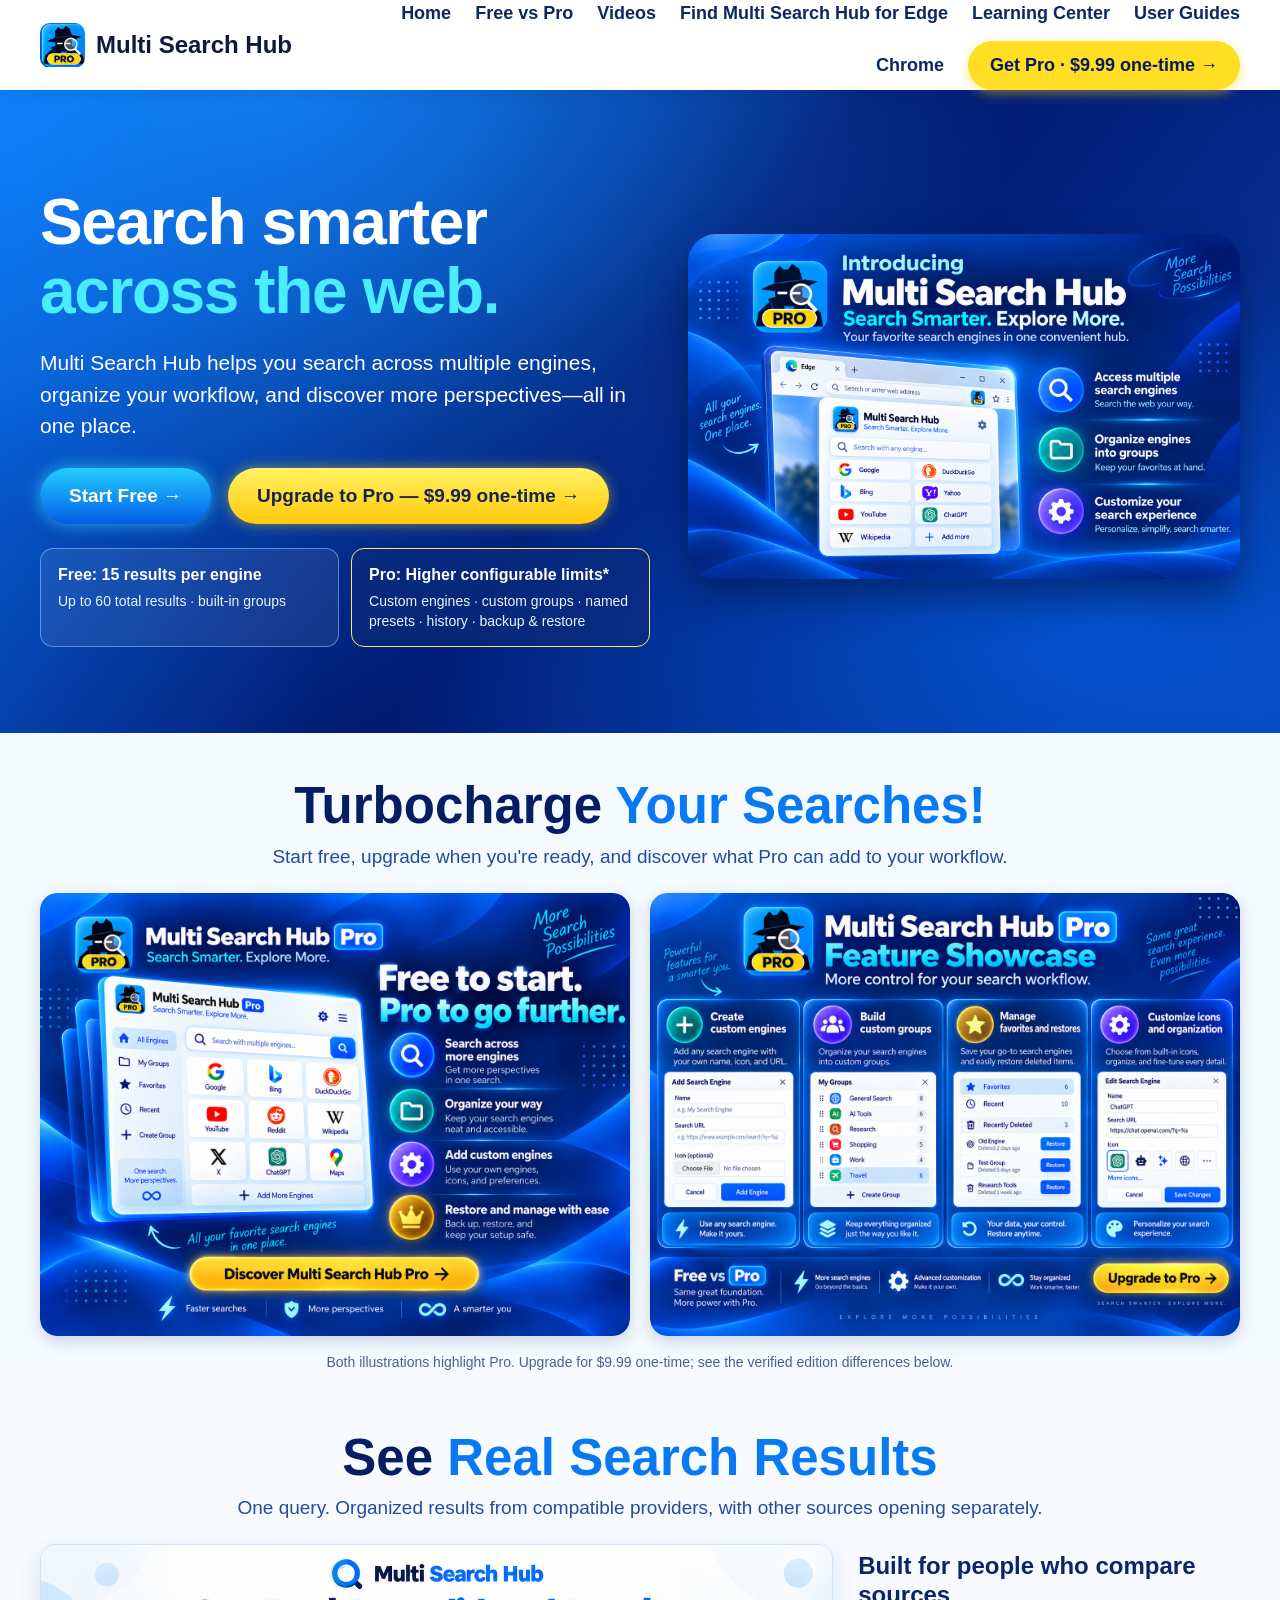
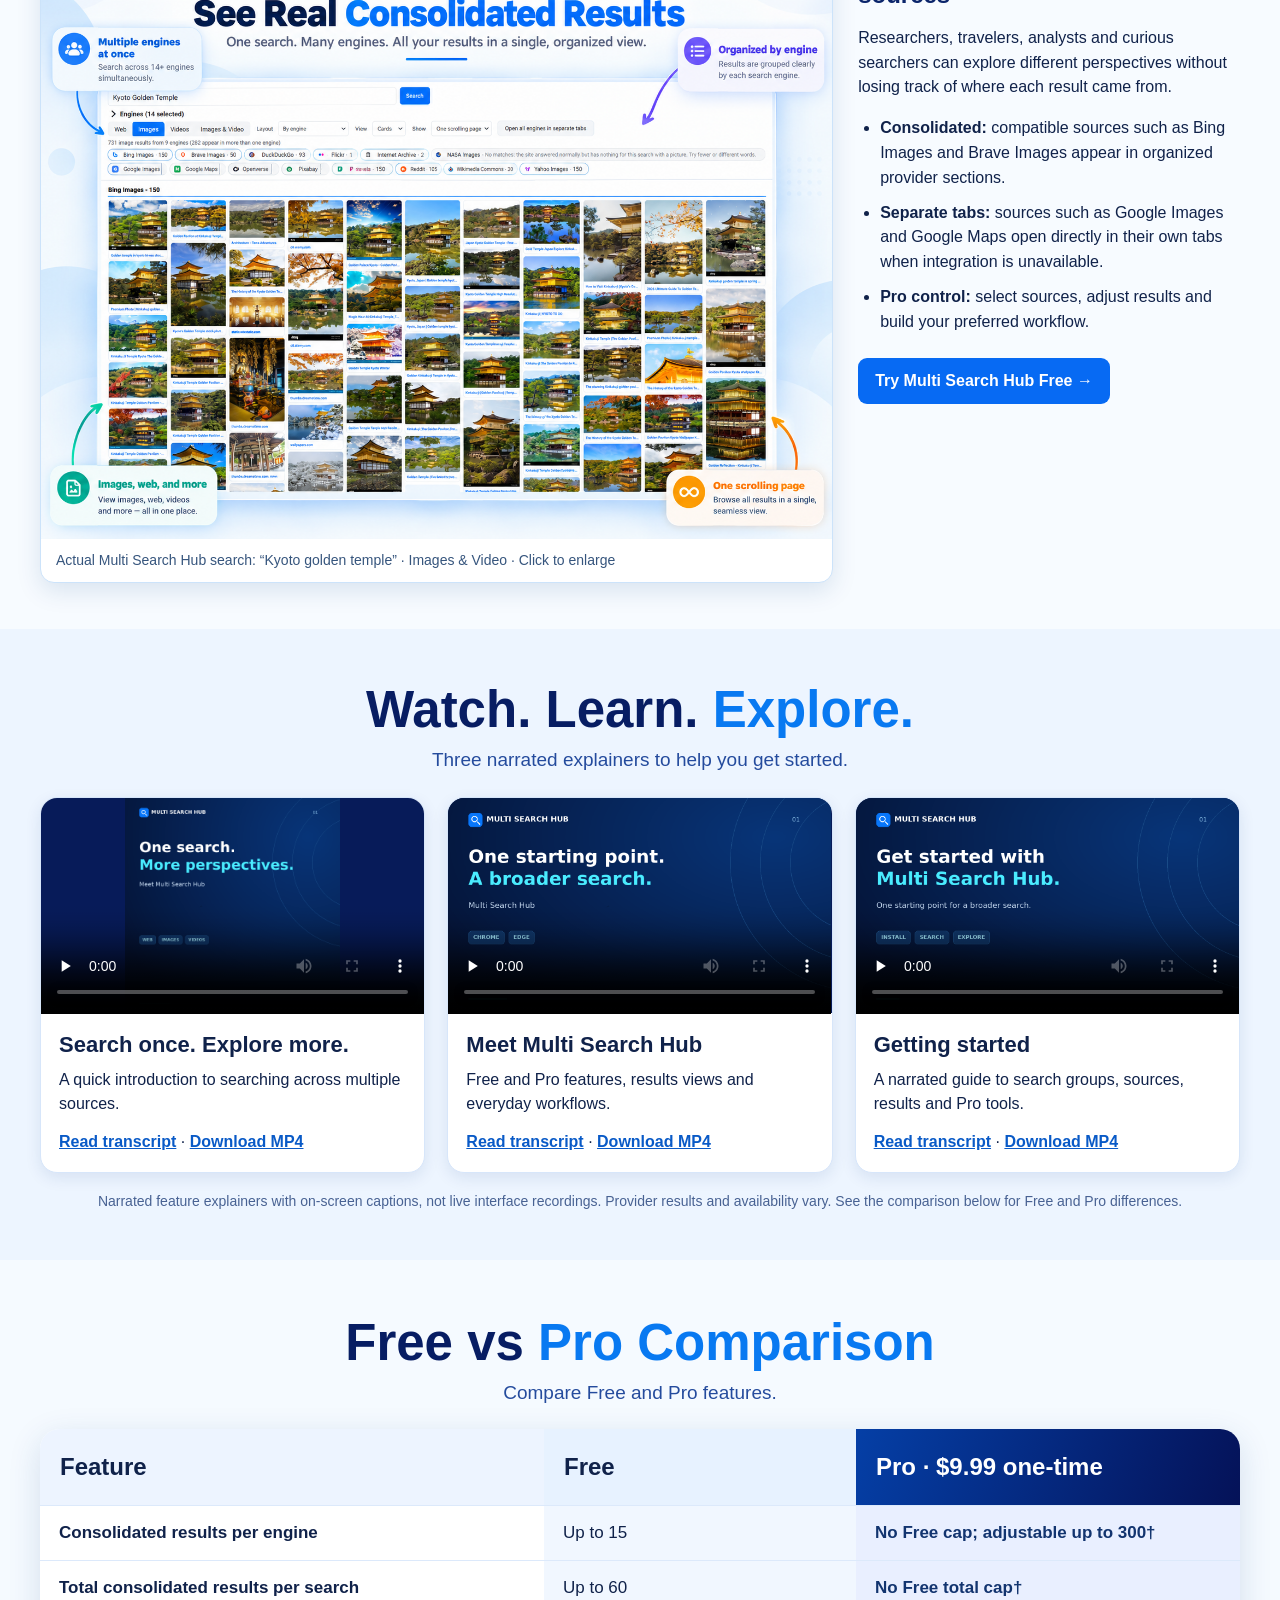
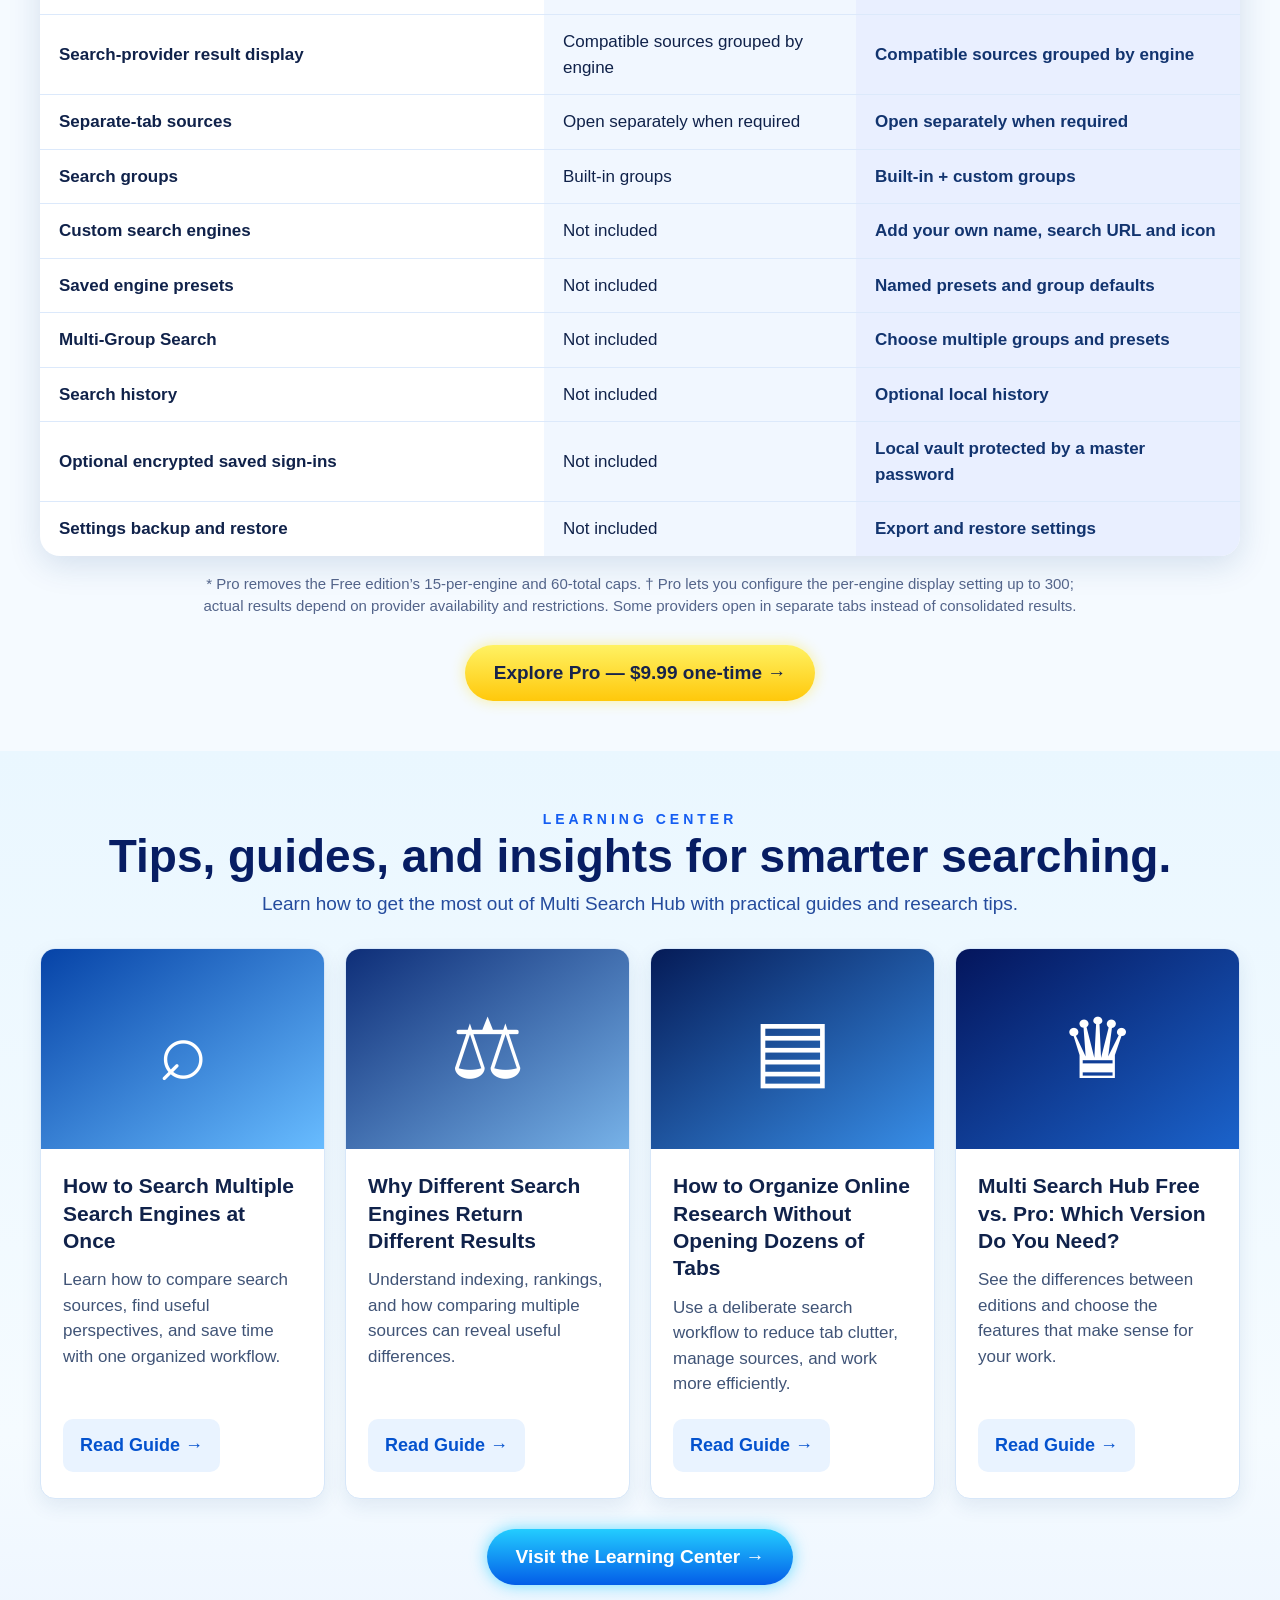
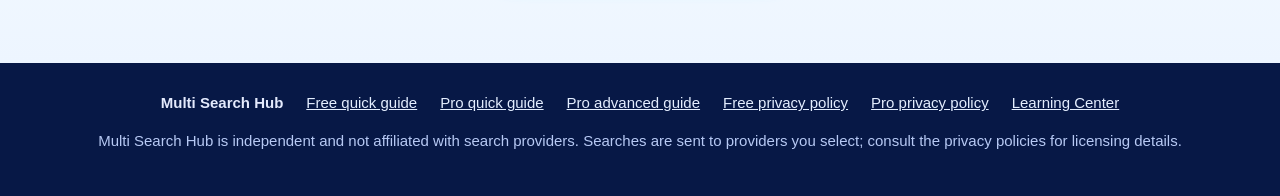
<file: index.html>
<!doctype html>
<html lang="en"><head><meta charset="utf-8"><meta name="viewport" content="width=device-width,initial-scale=1">
<meta name="description" content="Multi Search Hub helps you search and compare multiple search providers with organized results. Start free and explore Pro customization.">
<title>Multi Search Hub — Search Smarter. Explore More.</title>
<style>
:root{--navy:#071b59;--blue:#0866eb;--cyan:#24dfff;--ink:#10224a;--muted:#4c628b;--line:#d7e6fa;--gold:#ffde24;--bg:#f5faff}
*{box-sizing:border-box}html{scroll-behavior:smooth}body{margin:0;font-family:"Segoe UI",Arial,sans-serif;color:var(--ink);background:var(--bg);line-height:1.5}a{color:#095ac7}a:focus-visible,button:focus-visible{outline:3px solid #f39c12;outline-offset:3px}.wrap{width:min(1200px,calc(100% - 40px));margin:0 auto}
.site-header{background:#fff;position:relative;z-index:3;box-shadow:0 3px 18px #071a501a}.nav{display:flex;align-items:center;justify-content:space-between;gap:24px;min-height:82px}.brand{text-decoration:none;color:#10193a;font-size:24px;font-weight:800;white-space:nowrap}.brand-mark{color:#007bec}.brand{display:inline-flex;align-items:center;gap:11px}.brand-icon{width:45px;height:45px;object-fit:contain;border-radius:10px;flex:none}.nav-links{display:flex;flex-wrap:wrap;align-items:center;justify-content:flex-end;gap:14px 24px}.nav-links a{font-size:18px;font-weight:650;text-decoration:none;color:#0b2864;white-space:nowrap}.nav-links a:hover{text-decoration:underline}.nav-links .get-pro{color:#061c56;background:var(--gold);padding:11px 22px;border-radius:100px;box-shadow:0 3px 12px #fbd61577}
.hero{background:radial-gradient(ellipse at 23% 0%,#168effaa,transparent 52%),radial-gradient(ellipse at 85% 85%,#006fff88,transparent 50%),linear-gradient(127deg,#0876fa 0%,#02176c 49%,#083aa4 100%);color:#fff;padding:76px 0 86px;overflow:hidden}.hero-layout{display:grid;grid-template-columns:1.05fr .95fr;align-items:center;gap:38px}.version{display:inline-block;border:1px solid #51cefa;border-radius:20px;padding:6px 14px;background:#0a4ca4aa;color:#e6faff;font-size:15px}.hero h1{font-size:clamp(44px,5vw,69px);line-height:1.08;margin:22px 0 14px;letter-spacing:-1.4px}.hero h1 span{color:#4aecff}.hero p{font-size:21px;max-width:620px}.actions{display:flex;gap:17px;flex-wrap:wrap;margin-top:26px}.btn{display:inline-block;border-radius:35px;background:#d7f5ff;color:#08357a;text-decoration:none;padding:14px 29px;font-size:19px;font-weight:750;text-align:center}.btn.primary{background:linear-gradient(180deg,#23cdff,#035de8);color:#fff;box-shadow:0 0 16px #34d2ffbb}.btn.gold{background:linear-gradient(#fff263,#ffc80b);color:#17234a;box-shadow:0 0 14px #ffe52a77}.hero-panel{padding:0;background:transparent;border:0;box-shadow:none;transform:none;justify-self:end;max-width:610px}.hero-graphic{display:block;width:100%;height:auto;border-radius:28px;box-shadow:0 18px 36px #00123f88}.hero-notes{margin-top:22px;color:#e4faff;display:flex;gap:22px;flex-wrap:wrap;font-size:15px}
section{scroll-margin-top:20px}.section-heading{text-align:center;padding:44px 0 22px}.section-heading h2{font-size:clamp(34px,4.2vw,51px);line-height:1.14;margin:0 0 7px;color:#071d63}.section-heading h2 span{color:#0879f1}.section-heading p{font-size:19px;margin:0;color:#244b9d}.promo-grid{display:grid;grid-template-columns:1fr 1fr;gap:20px;align-items:start}.promo-grid a{display:block;border-radius:17px;overflow:hidden;box-shadow:0 5px 16px #00337c2f;background:transparent;color:#fff;text-decoration:none}.promo-grid img{display:block;width:100%;height:auto;aspect-ratio:4 / 3;object-fit:fill;border-radius:17px}@media(max-width:760px){.promo-grid{grid-template-columns:1fr}.promo-grid a{height:auto}}.image-note{font-size:14px;color:#486293;text-align:center;margin:16px 0 0}
.comparison{padding:10px 0 50px}.compare-table{width:100%;border-collapse:separate;border-spacing:0;overflow:hidden;border-radius:20px;box-shadow:0 9px 32px #17488125;background:white;table-layout:fixed}.compare-table th,.compare-table td{text-align:left;padding:14px 19px;border-bottom:1px solid #dce9fb;font-size:17px;vertical-align:middle}.compare-table th{font-size:24px;padding:20px}.compare-table th:first-child{width:42%;background:#edf4ff}.compare-table th:nth-child(2){width:26%;background:#e7f2ff}.compare-table th:nth-child(3){width:32%;background:linear-gradient(110deg,#053fa6,#051258);color:#fff}.compare-table td:first-child{font-weight:650}.compare-table td:nth-child(2){background:#f1f7ff}.compare-table td:nth-child(3){background:#e9efff;color:#12346f;font-weight:650}.compare-table tr:last-child td{border-bottom:0}.check{color:#098e50;font-weight:900}.limited{color:#6a7793}.comparison-foot{text-align:center;font-size:15px;color:#53648a;margin:17px auto;max-width:900px}.comparison-cta{text-align:center;margin:27px 0 0}
.learning{background:linear-gradient(180deg,#eaf7ff 0%,#f5fbff 75%,#edf5ff 100%);padding:34px 0 78px}.learning .section-heading{padding:24px 0 30px}.eyebrow{font-weight:800;text-transform:uppercase;letter-spacing:4px;color:#145df2;font-size:14px}.learning .section-heading h2{font-size:clamp(33px,3.8vw,46px)}.learning-grid{display:grid;grid-template-columns:repeat(4,minmax(0,1fr));gap:20px}.guide-card{display:flex;flex-direction:column;min-height:540px;background:#fff;border:1px solid #d7e7f9;border-radius:15px;overflow:hidden;box-shadow:0 7px 20px #123f7917}.guide-art{height:200px;display:flex;align-items:center;justify-content:center;font-size:84px;background:linear-gradient(145deg,#0643a7,#68bcff);color:#fff}.guide-art.two{background:linear-gradient(145deg,#0e2e78,#77b2e8)}.guide-art.three{background:linear-gradient(145deg,#051b57,#388ee7)}.guide-art.four{background:linear-gradient(145deg,#04155c,#1b63cb)}.guide-info{padding:23px 22px 26px;display:flex;flex-direction:column;flex:1}.guide-card h3{font-size:21px;line-height:1.3;margin:0 0 13px}.guide-card p{font-size:17px;color:#405477;margin:0 0 22px}.guide-card .read{margin-top:auto;align-self:flex-start;background:#e9f3ff;color:#0452ce;text-decoration:none;padding:13px 17px;border-radius:10px;font-weight:750;font-size:18px}.learning-bottom{text-align:center;margin:30px 0 0}
.site-footer{background:#071846;color:#e4eafd;padding:29px 0;font-size:15px}.footer-links{display:flex;flex-wrap:wrap;gap:12px 23px;align-items:center;justify-content:center}.site-footer a{color:#e4eeff}.site-footer p{text-align:center;color:#b7c9f4}
@media(max-width:1050px){.nav{align-items:flex-start;flex-direction:column;padding:16px 0}.nav-links{justify-content:flex-start}.learning-grid{grid-template-columns:repeat(2,minmax(0,1fr))}.guide-card{min-height:490px}}@media(max-width:690px){.wrap{width:min(100% - 28px,1200px)}.nav-links a{font-size:16px}.hero{padding:45px 0}.hero-layout,.promo-grid{grid-template-columns:1fr}.hero h1{font-size:43px}.hero p{font-size:18px}.hero-panel{margin-top:12px;max-width:none}.section-heading{padding:32px 0 18px}.promo-grid img{max-height:none}.compare-table th,.compare-table td{font-size:14px;padding:11px 9px}.compare-table th{font-size:18px}.compare-table th:first-child{width:39%}.compare-table th:nth-child(2){width:27%}.compare-table th:nth-child(3){width:34%}.learning-grid{grid-template-columns:1fr}.guide-card{min-height:460px}.guide-art{height:180px}}

/* v14: factual edition callouts and real product proof */
.hero-choices{display:grid;grid-template-columns:1fr 1fr;gap:12px;margin-top:24px;max-width:660px}
.hero-choices>div{padding:15px 17px;border:1px solid #9bd7ff80;border-radius:13px;background:#ffffff14;min-width:0}
.hero-choices strong{display:block;color:#fff;font-size:16px;line-height:1.35;margin-bottom:5px}
.hero-choices span{display:block;color:#e4f5ff;font-size:14px;line-height:1.45}
.hero-choices .hero-choice-pro{border-color:#ffe65c;background:#0a2a7a9e}
.proof{background:#f7fbff;padding:12px 0 46px}
.proof-layout{display:grid;grid-template-columns:minmax(0,1.35fr) minmax(280px,.65fr);gap:25px;align-items:start}
.proof-visual{min-width:0;background:#fff;border:1px solid #cce3fa;border-radius:14px;box-shadow:0 8px 25px #0b3f8020;overflow:hidden}
.proof-visual a{display:block}.proof-visual img{display:block;width:100%;height:auto}
.proof-caption{padding:12px 15px;font-size:14px;color:#36557d;line-height:1.4}
.proof-explain{padding:8px 0}.proof-explain h3{font-size:24px;line-height:1.2;margin:0 0 13px;color:#0b256b}
.proof-explain p,.proof-explain li{font-size:16px;line-height:1.55}.proof-explain ul{padding-left:22px}.proof-explain li{margin:0 0 10px}
.proof-cta{display:inline-block;margin-top:7px;padding:11px 17px;background:#076af3;color:#fff;text-decoration:none;border-radius:9px;font-weight:700}
.compare-table td{overflow-wrap:anywhere}
@media(max-width:860px){.proof-layout{grid-template-columns:1fr}.proof-explain{padding:5px 4px}.hero-choices{grid-template-columns:1fr}}

.video-section{padding:8px 0 48px;background:#edf5ff}.video-grid{display:grid;grid-template-columns:repeat(3,minmax(0,1fr));gap:22px}.video-card{background:white;border:1px solid var(--line);border-radius:17px;overflow:hidden;box-shadow:0 5px 16px #00337c19;min-width:0}.video-card video{display:block;width:100%;aspect-ratio:16/9;object-fit:contain;background:#071b59}.video-info{padding:18px}.video-info h3{font-size:22px;margin:0 0 9px;line-height:1.25}.video-info p{margin:0 0 14px}.video-info a{font-weight:650}.video-note{margin:18px 0 0;color:#486293;font-size:14px;text-align:center}@media(max-width:900px){.video-grid{grid-template-columns:1fr}.video-card{max-width:720px;margin:auto;width:100%}}
</style></head><body>
<header class="site-header"><div class="wrap nav"><a class="brand" href="/"><img class="brand-icon" src="[data-uri]" alt="Multi Search Hub logo" width="45" height="45"> Multi Search Hub</a><nav class="nav-links" aria-label="Main navigation"><a href="/">Home</a><a href="#compare">Free vs Pro</a><a href="#videos">Videos</a><a href="https://microsoftedge.microsoft.com/addons/search/multi%20search" target="_blank" rel="noopener noreferrer">Find Multi Search Hub for Edge</a><a href="learning-center/">Learning Center</a><a href="#guides">User Guides</a><a href="https://chromewebstore.google.com/detail/multi-search-hub/honbeojnjfjejaelppkendgodkhobhaa" target="_blank" rel="noopener noreferrer">Chrome</a><a class="get-pro" href="https://dodo.pe/multisearchhub-pro" target="_blank" rel="noopener noreferrer">Get Pro · $9.99 one-time →</a></nav></div></header>
<main>
<section class="hero"><div class="wrap hero-layout"><div><h1>Search smarter<br><span>across the web.</span></h1><p>Multi Search Hub helps you search across multiple engines, organize your workflow, and discover more perspectives—all in one place.</p><div class="actions"><a class="btn primary" href="https://chromewebstore.google.com/detail/multi-search-hub/honbeojnjfjejaelppkendgodkhobhaa" target="_blank" rel="noopener noreferrer">Start Free →</a><a class="btn gold" href="https://dodo.pe/multisearchhub-pro" target="_blank" rel="noopener noreferrer">Upgrade to Pro — $9.99 one-time →</a></div><div class="hero-choices" aria-label="Edition highlights"><div><strong>Free: 15 results per engine</strong><span>Up to 60 total results · built-in groups</span></div><div class="hero-choice-pro"><strong>Pro: Higher configurable limits*</strong><span>Custom engines · custom groups · named presets · history · backup &amp; restore</span></div></div></div><div class="hero-panel"><img class="hero-graphic" src="assets/MSH%20Hero%20v12.png" alt="Multi Search Hub Pro promotional interface graphic showing a browser window, the extension dashboard, and key benefits"></div></div></section>
<section aria-labelledby="turbo-title"><div class="wrap"><div class="section-heading"><h2 id="turbo-title">Turbocharge <span>Your Searches!</span></h2><p>Start free, upgrade when you're ready, and discover what Pro can add to your workflow.</p></div><div class="promo-grid"><a href="https://dodo.pe/multisearchhub-pro" aria-label="Discover Multi Search Hub Pro"><img src="assets/MSH%20Promo%20v12.png" alt="Multi Search Hub Pro promo poster: Free to start, Pro to go further"></a><a href="https://dodo.pe/multisearchhub-pro" aria-label="Explore Multi Search Hub Pro features"><img src="assets/MSH%20Features%20v12.png" alt="Multi Search Hub Pro feature showcase: custom engines, groups, presets and settings backup"></a></div><p class="image-note">Both illustrations highlight Pro. Upgrade for $9.99 one-time; see the verified edition differences below.</p></div></section>
<section class="proof" aria-labelledby="proof-title"><div class="wrap"><div class="section-heading"><h2 id="proof-title">See <span>Real Search Results</span></h2><p>One query. Organized results from compatible providers, with other sources opening separately.</p></div><div class="proof-layout"><div class="proof-visual"><a href="assets/MSH%20Consolidated%20Results%20Example.png" target="_blank" rel="noopener noreferrer" aria-label="Open full-resolution Multi Search Hub search results screenshot"><img src="assets/MSH%20Consolidated%20Results%20Example.png" alt="Actual Multi Search Hub search for Kyoto golden temple, showing consolidated image results by provider and selected separate-tab sources" loading="lazy"></a><div class="proof-caption">Actual Multi Search Hub search: “Kyoto golden temple” · Images &amp; Video · Click to enlarge</div></div><div class="proof-explain"><h3>Built for people who compare sources</h3><p>Researchers, travelers, analysts and curious searchers can explore different perspectives without losing track of where each result came from.</p><ul><li><strong>Consolidated:</strong> compatible sources such as Bing Images and Brave Images appear in organized provider sections.</li><li><strong>Separate tabs:</strong> sources such as Google Images and Google Maps open directly in their own tabs when integration is unavailable.</li><li><strong>Pro control:</strong> select sources, adjust results and build your preferred workflow.</li></ul><a href="https://chromewebstore.google.com/detail/multi-search-hub/honbeojnjfjejaelppkendgodkhobhaa" target="_blank" rel="noopener noreferrer" class="proof-cta">Try Multi Search Hub Free →</a></div></div></div></section>
<section class="video-section" id="videos" aria-labelledby="videos-title"><div class="wrap"><div class="section-heading"><h2 id="videos-title">Watch. Learn. <span>Explore.</span></h2><p>Three narrated explainers to help you get started.</p></div><div class="video-grid"><article class="video-card"><video controls preload="none" playsinline poster="assets/videos/msh-short-thumbnail.png" aria-label="Search once. Explore more."><source src="assets/videos/msh-short.mp4" type="video/mp4"><track kind="captions" src="assets/videos/short.vtt" srclang="en" label="English">Your browser does not support embedded video. <a href="assets/videos/msh-short.mp4">Download the video</a>.</video><div class="video-info"><h3>Search once. Explore more.</h3><p>A quick introduction to searching across multiple sources.</p><a href="assets/videos/short-transcript.txt">Read transcript</a> · <a href="assets/videos/msh-short.mp4" download>Download MP4</a></div></article><article class="video-card"><video controls preload="none" playsinline poster="assets/videos/msh-overview-thumbnail.png" aria-label="Meet Multi Search Hub"><source src="assets/videos/msh-overview.mp4" type="video/mp4"><track kind="captions" src="assets/videos/overview.vtt" srclang="en" label="English">Your browser does not support embedded video. <a href="assets/videos/msh-overview.mp4">Download the video</a>.</video><div class="video-info"><h3>Meet Multi Search Hub</h3><p>Free and Pro features, results views and everyday workflows.</p><a href="assets/videos/overview-transcript.txt">Read transcript</a> · <a href="assets/videos/msh-overview.mp4" download>Download MP4</a></div></article><article class="video-card"><video controls preload="none" playsinline poster="assets/videos/msh-detail-thumbnail.png" aria-label="Getting started"><source src="assets/videos/msh-detail.mp4" type="video/mp4"><track kind="captions" src="assets/videos/detail.vtt" srclang="en" label="English">Your browser does not support embedded video. <a href="assets/videos/msh-detail.mp4">Download the video</a>.</video><div class="video-info"><h3>Getting started</h3><p>A narrated guide to search groups, sources, results and Pro tools.</p><a href="assets/videos/detail-transcript.txt">Read transcript</a> · <a href="assets/videos/msh-detail.mp4" download>Download MP4</a></div></article></div><p class="video-note">Narrated feature explainers with on-screen captions, not live interface recordings. Provider results and availability vary. See the comparison below for Free and Pro differences.</p></div></section>
<section class="comparison" id="compare"><div class="wrap"><div class="section-heading"><h2>Free vs <span>Pro Comparison</span></h2><p>Compare Free and Pro features.</p></div><table class="compare-table"><thead><tr><th scope="col">Feature</th><th scope="col">Free</th><th scope="col">Pro · $9.99 one-time</th></tr></thead><tbody><tr><td>Consolidated results per engine</td><td>Up to 15</td><td>No Free cap; adjustable up to 300†</td></tr><tr><td>Total consolidated results per search</td><td>Up to 60</td><td>No Free total cap†</td></tr><tr><td>Search-provider result display</td><td>Compatible sources grouped by engine</td><td>Compatible sources grouped by engine</td></tr><tr><td>Separate-tab sources</td><td>Open separately when required</td><td>Open separately when required</td></tr><tr><td>Search groups</td><td>Built-in groups</td><td>Built-in + custom groups</td></tr><tr><td>Custom search engines</td><td>Not included</td><td>Add your own name, search URL and icon</td></tr><tr><td>Saved engine presets</td><td>Not included</td><td>Named presets and group defaults</td></tr><tr><td>Multi-Group Search</td><td>Not included</td><td>Choose multiple groups and presets</td></tr><tr><td>Search history</td><td>Not included</td><td>Optional local history</td></tr><tr><td>Optional encrypted saved sign-ins</td><td>Not included</td><td>Local vault protected by a master password</td></tr><tr><td>Settings backup and restore</td><td>Not included</td><td>Export and restore settings</td></tr></tbody></table><p class="comparison-foot">* Pro removes the Free edition’s 15-per-engine and 60-total caps. † Pro lets you configure the per-engine display setting up to 300; actual results depend on provider availability and restrictions. Some providers open in separate tabs instead of consolidated results.</p><div class="comparison-cta"><a class="btn gold" href="https://dodo.pe/multisearchhub-pro" target="_blank" rel="noopener noreferrer">Explore Pro — $9.99 one-time →</a></div></div></section>
<section class="learning" id="learning-center"><div class="wrap"><div class="section-heading"><div class="eyebrow">Learning Center</div><h2>Tips, guides, and insights for smarter searching.</h2><p>Learn how to get the most out of Multi Search Hub with practical guides and research tips.</p></div><div class="learning-grid">
<article class="guide-card"><div class="guide-art" aria-hidden="true">⌕</div><div class="guide-info"><h3>How to Search Multiple Search Engines at Once</h3><p>Learn how to compare search sources, find useful perspectives, and save time with one organized workflow.</p><a class="read" href="learning-center/search-multiple-engines.html">Read Guide →</a></div></article>
<article class="guide-card"><div class="guide-art two" aria-hidden="true">⚖</div><div class="guide-info"><h3>Why Different Search Engines Return Different Results</h3><p>Understand indexing, rankings, and how comparing multiple sources can reveal useful differences.</p><a class="read" href="learning-center/why-search-results-differ.html">Read Guide →</a></div></article>
<article class="guide-card"><div class="guide-art three" aria-hidden="true">▤</div><div class="guide-info"><h3>How to Organize Online Research Without Opening Dozens of Tabs</h3><p>Use a deliberate search workflow to reduce tab clutter, manage sources, and work more efficiently.</p><a class="read" href="learning-center/organize-research-tabs.html">Read Guide →</a></div></article>
<article class="guide-card"><div class="guide-art four" aria-hidden="true">♛</div><div class="guide-info"><h3>Multi Search Hub Free vs. Pro: Which Version Do You Need?</h3><p>See the differences between editions and choose the features that make sense for your work.</p><a class="read" href="learning-center/free-vs-pro.html">Read Guide →</a></div></article>
</div><div class="learning-bottom"><a class="btn primary" href="learning-center/">Visit the Learning Center →</a></div></div></section>
</main>
<footer class="site-footer" id="guides"><div class="wrap"><div class="footer-links"><strong>Multi Search Hub</strong><a href="guide-free.html">Free quick guide</a><a href="guide-pro.html">Pro quick guide</a><a href="guide-pro-advanced.html">Pro advanced guide</a><a href="privacy-free.html">Free privacy policy</a><a href="privacy-pro.html">Pro privacy policy</a><a href="learning-center/">Learning Center</a></div><p>Multi Search Hub is independent and not affiliated with search providers. Searches are sent to providers you select; consult the privacy policies for licensing details.</p></div></footer>
</body></html>
</file>
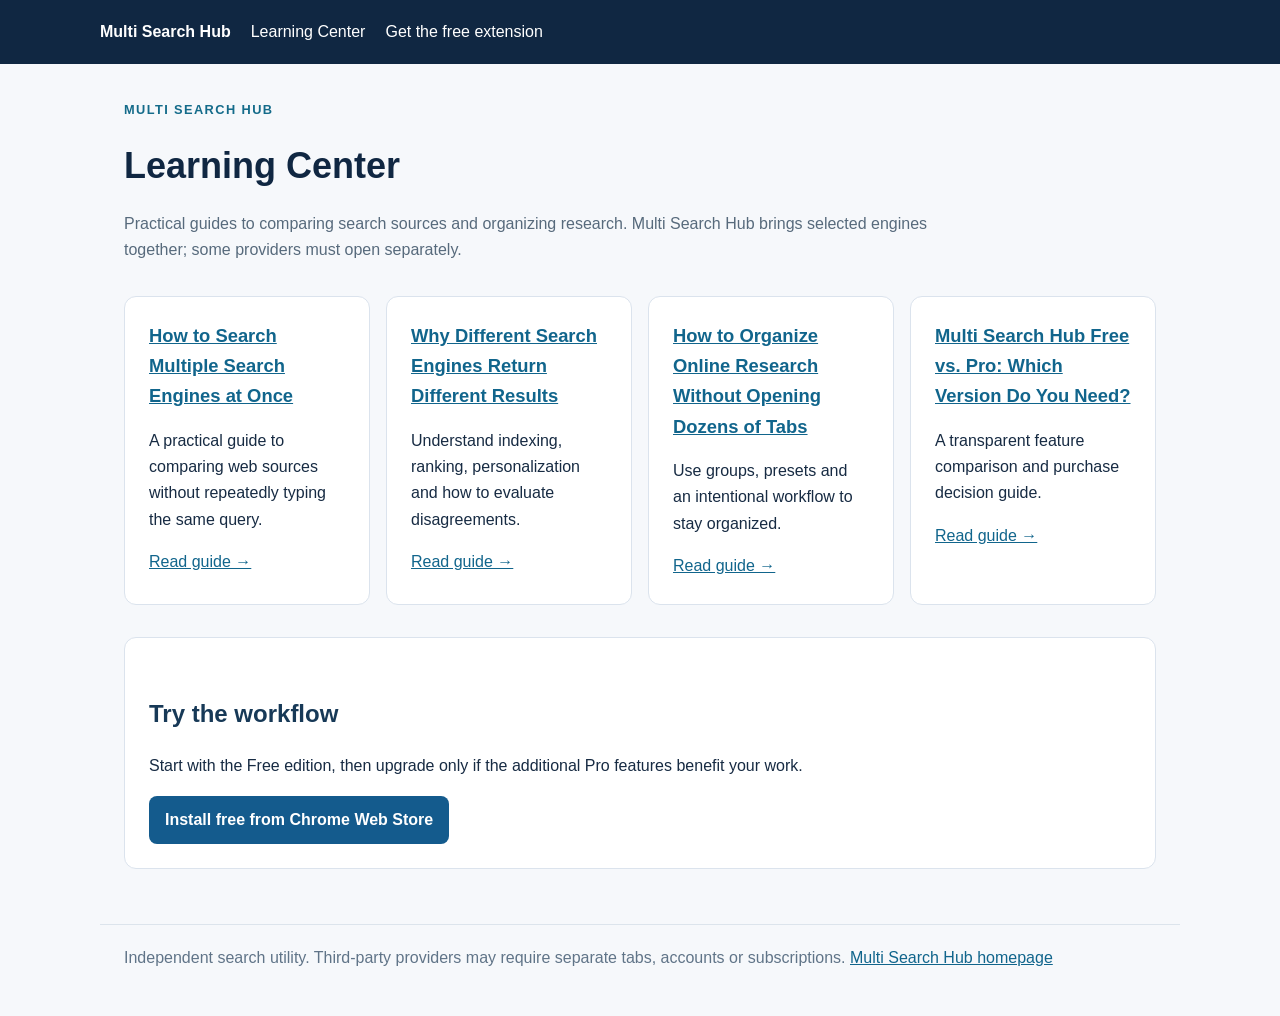
<file: learning-center/index.html>
<!doctype html><html lang="en"><head><meta charset="utf-8"><meta name="viewport" content="width=device-width,initial-scale=1"><meta name="description" content="Learning Center"><title>Learning Center | Multi Search Hub</title><link rel="stylesheet" href="./style.css"></head><body><header><nav aria-label="Main"><a href="https://multi-search-hub.github.io/"><b>Multi Search Hub</b></a><a href="index.html">Learning Center</a><a href="https://chromewebstore.google.com/detail/multi-search-hub/honbeojnjfjejaelppkendgodkhobhaa">Get the free extension</a></nav></header><main><div class="eyebrow">Multi Search Hub</div><h1>Learning Center</h1><p class="muted">Practical guides to comparing search sources and organizing research. Multi Search Hub brings selected engines together; some providers must open separately.</p><div class="grid"><div class="tile"><h2 style="font-size:1.15rem;margin-top:0"><a href="search-multiple-engines.html">How to Search Multiple Search Engines at Once</a></h2><p>A practical guide to comparing web sources without repeatedly typing the same query.</p><a href="search-multiple-engines.html">Read guide →</a></div><div class="tile"><h2 style="font-size:1.15rem;margin-top:0"><a href="why-search-results-differ.html">Why Different Search Engines Return Different Results</a></h2><p>Understand indexing, ranking, personalization and how to evaluate disagreements.</p><a href="why-search-results-differ.html">Read guide →</a></div><div class="tile"><h2 style="font-size:1.15rem;margin-top:0"><a href="organize-research-tabs.html">How to Organize Online Research Without Opening Dozens of Tabs</a></h2><p>Use groups, presets and an intentional workflow to stay organized.</p><a href="organize-research-tabs.html">Read guide →</a></div><div class="tile"><h2 style="font-size:1.15rem;margin-top:0"><a href="free-vs-pro.html">Multi Search Hub Free vs. Pro: Which Version Do You Need?</a></h2><p>A transparent feature comparison and purchase decision guide.</p><a href="free-vs-pro.html">Read guide →</a></div></div><div class="panel"><h2>Try the workflow</h2><p>Start with the Free edition, then upgrade only if the additional Pro features benefit your work.</p><a class="button" href="https://chromewebstore.google.com/detail/multi-search-hub/honbeojnjfjejaelppkendgodkhobhaa">Install free from Chrome Web Store</a></div></main><footer>Independent search utility. Third-party providers may require separate tabs, accounts or subscriptions. <a href="https://multi-search-hub.github.io/">Multi Search Hub homepage</a></footer></body></html>
</file>
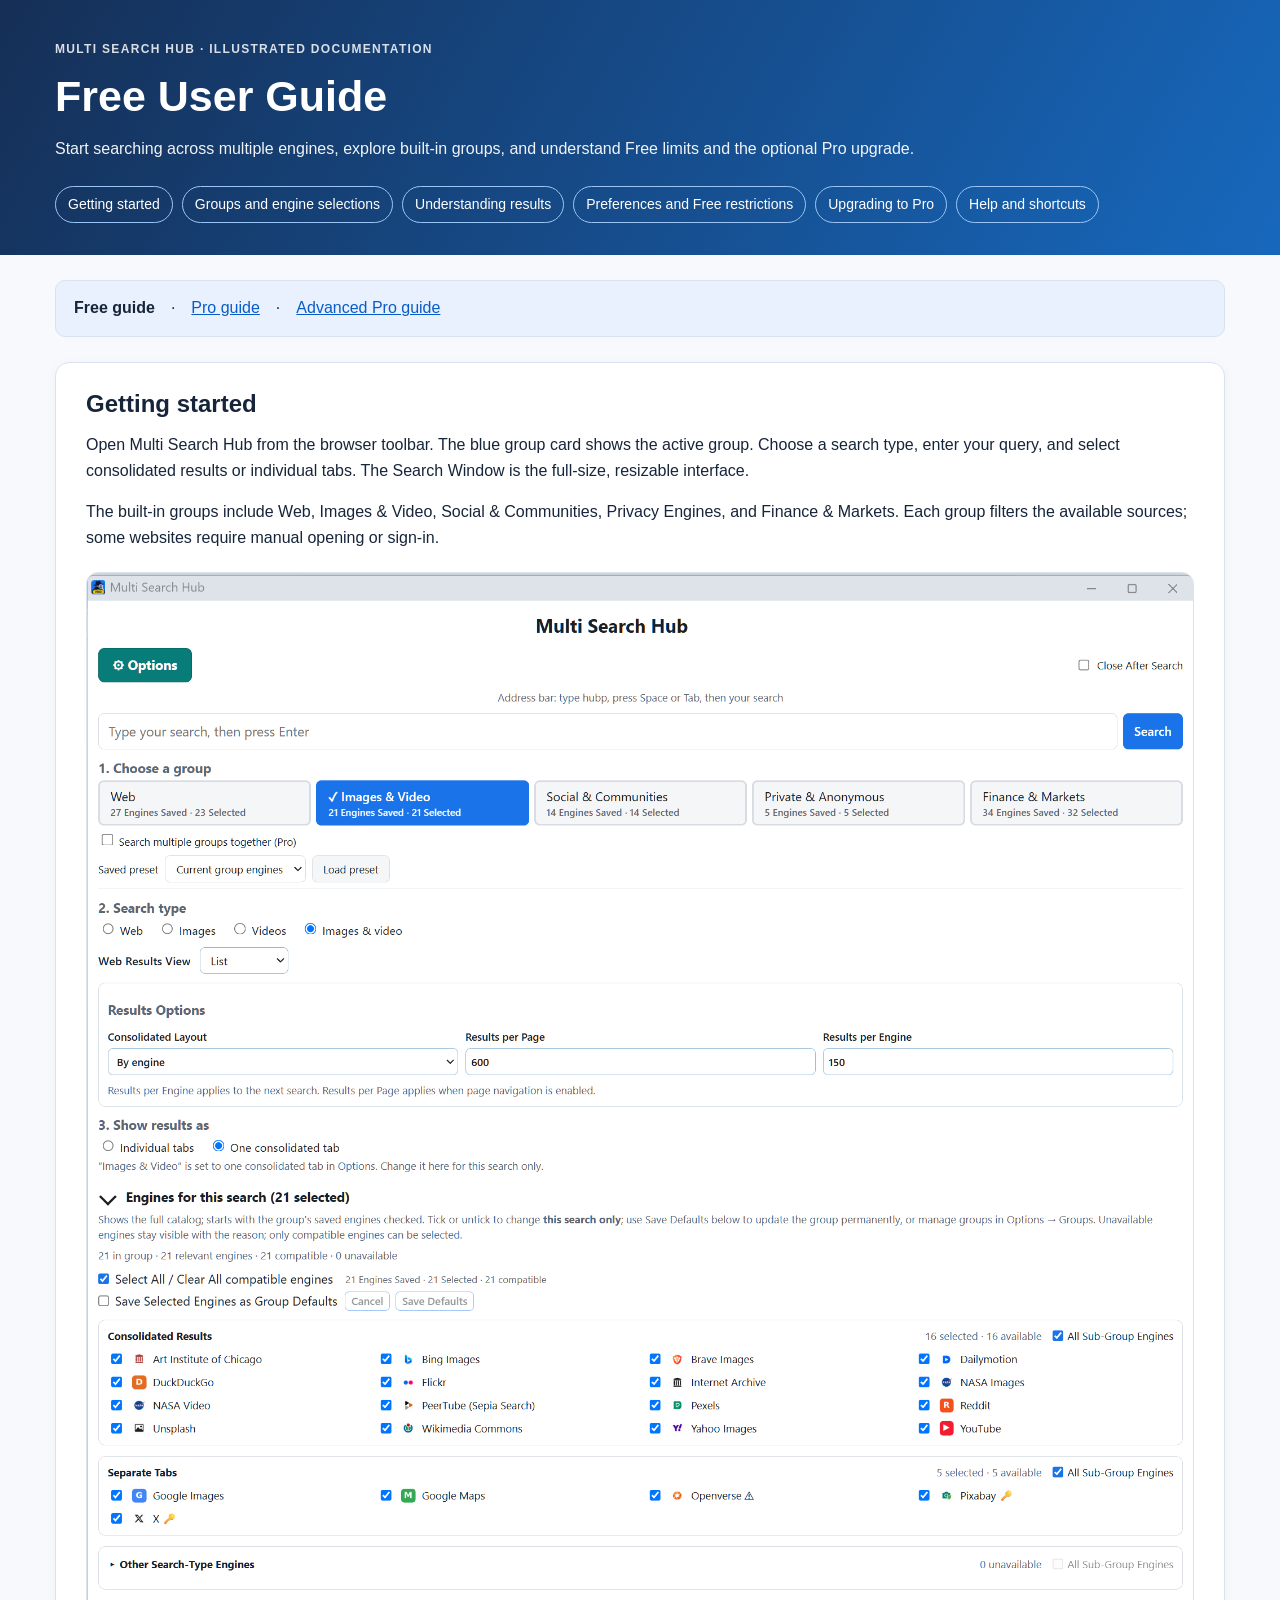
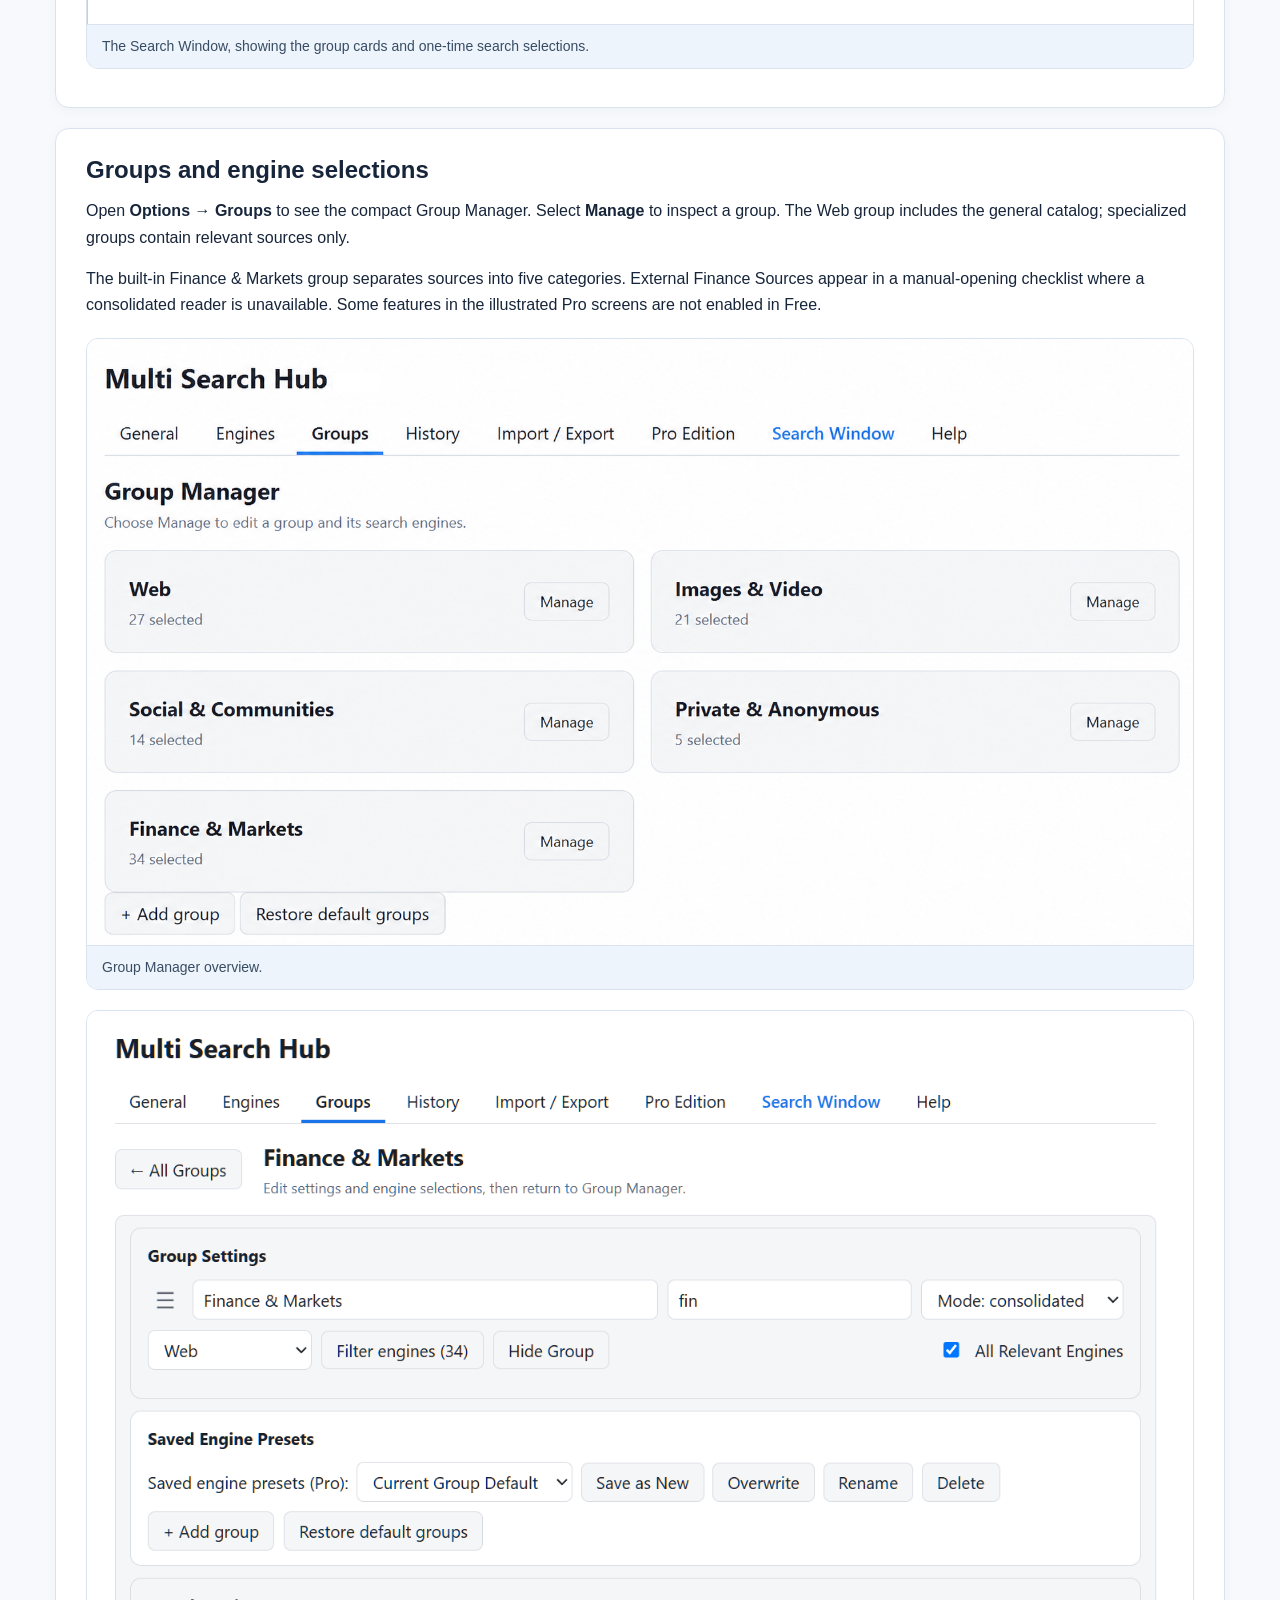
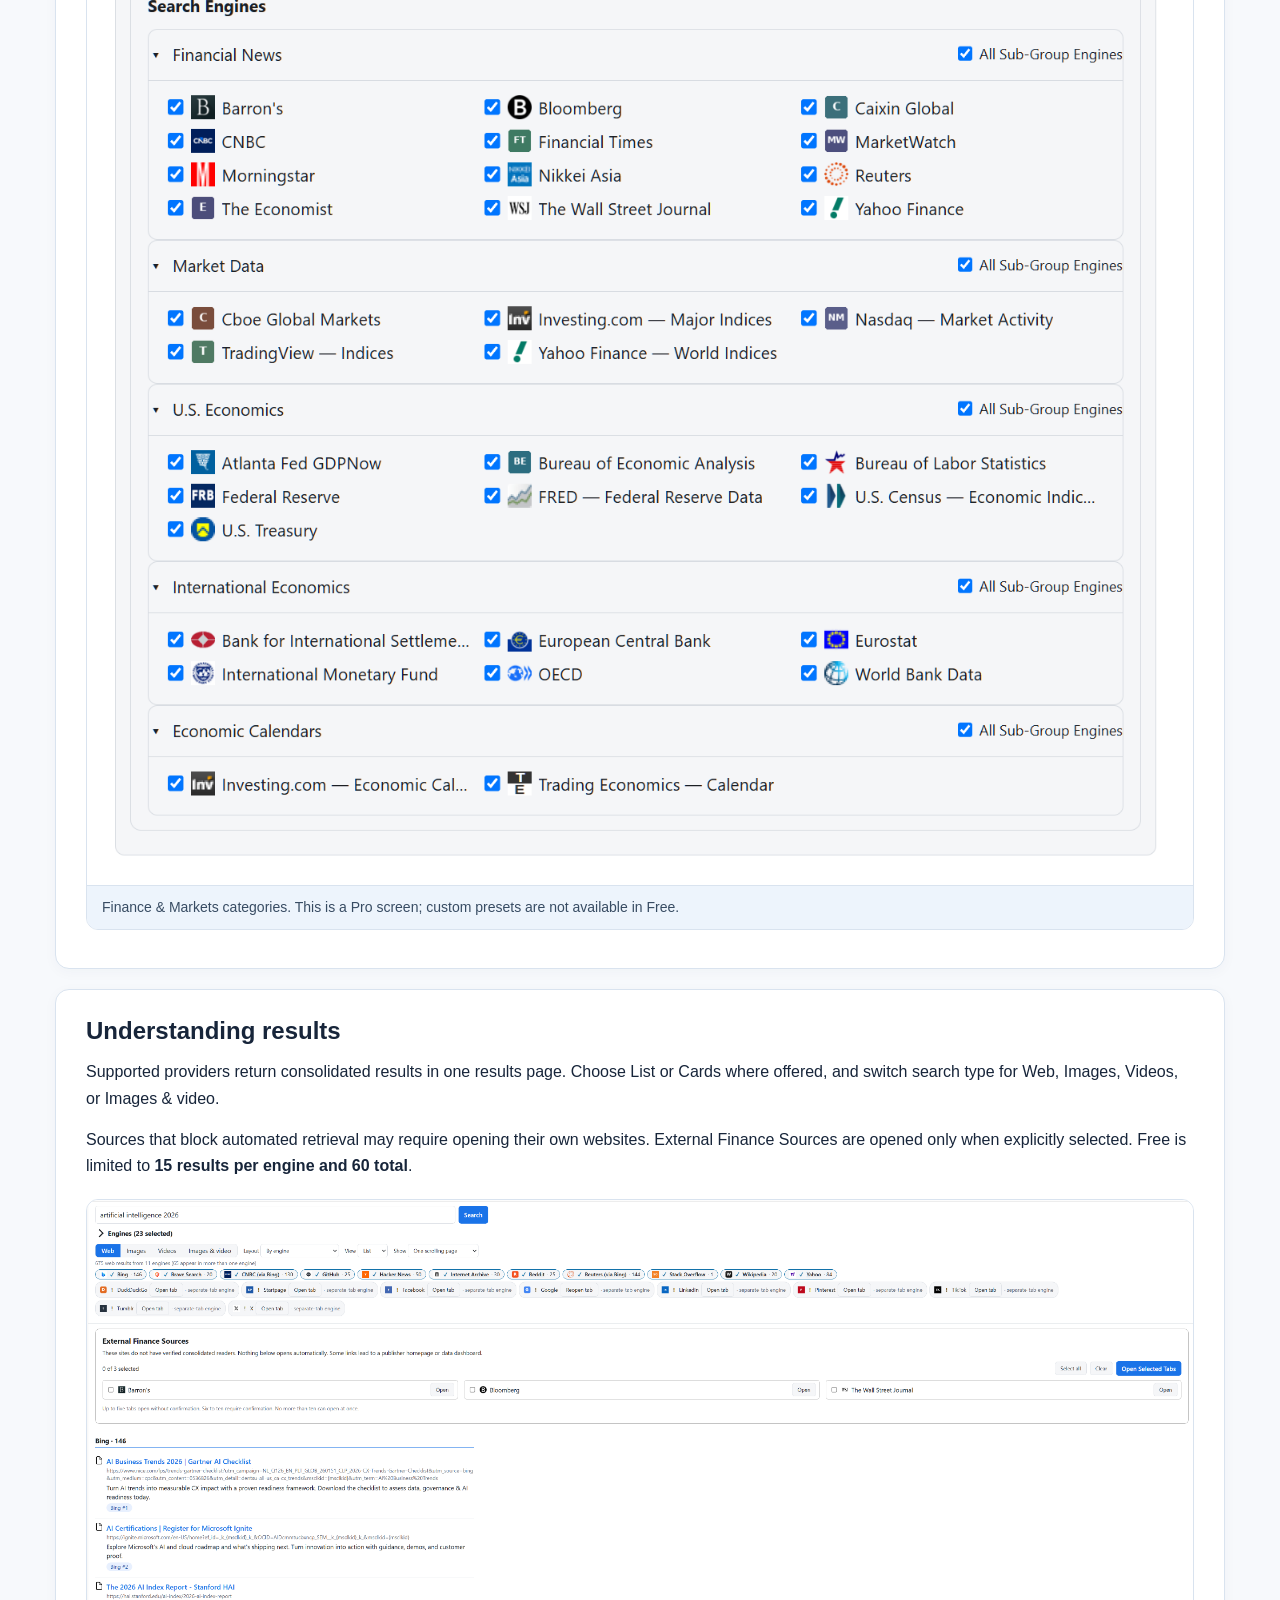
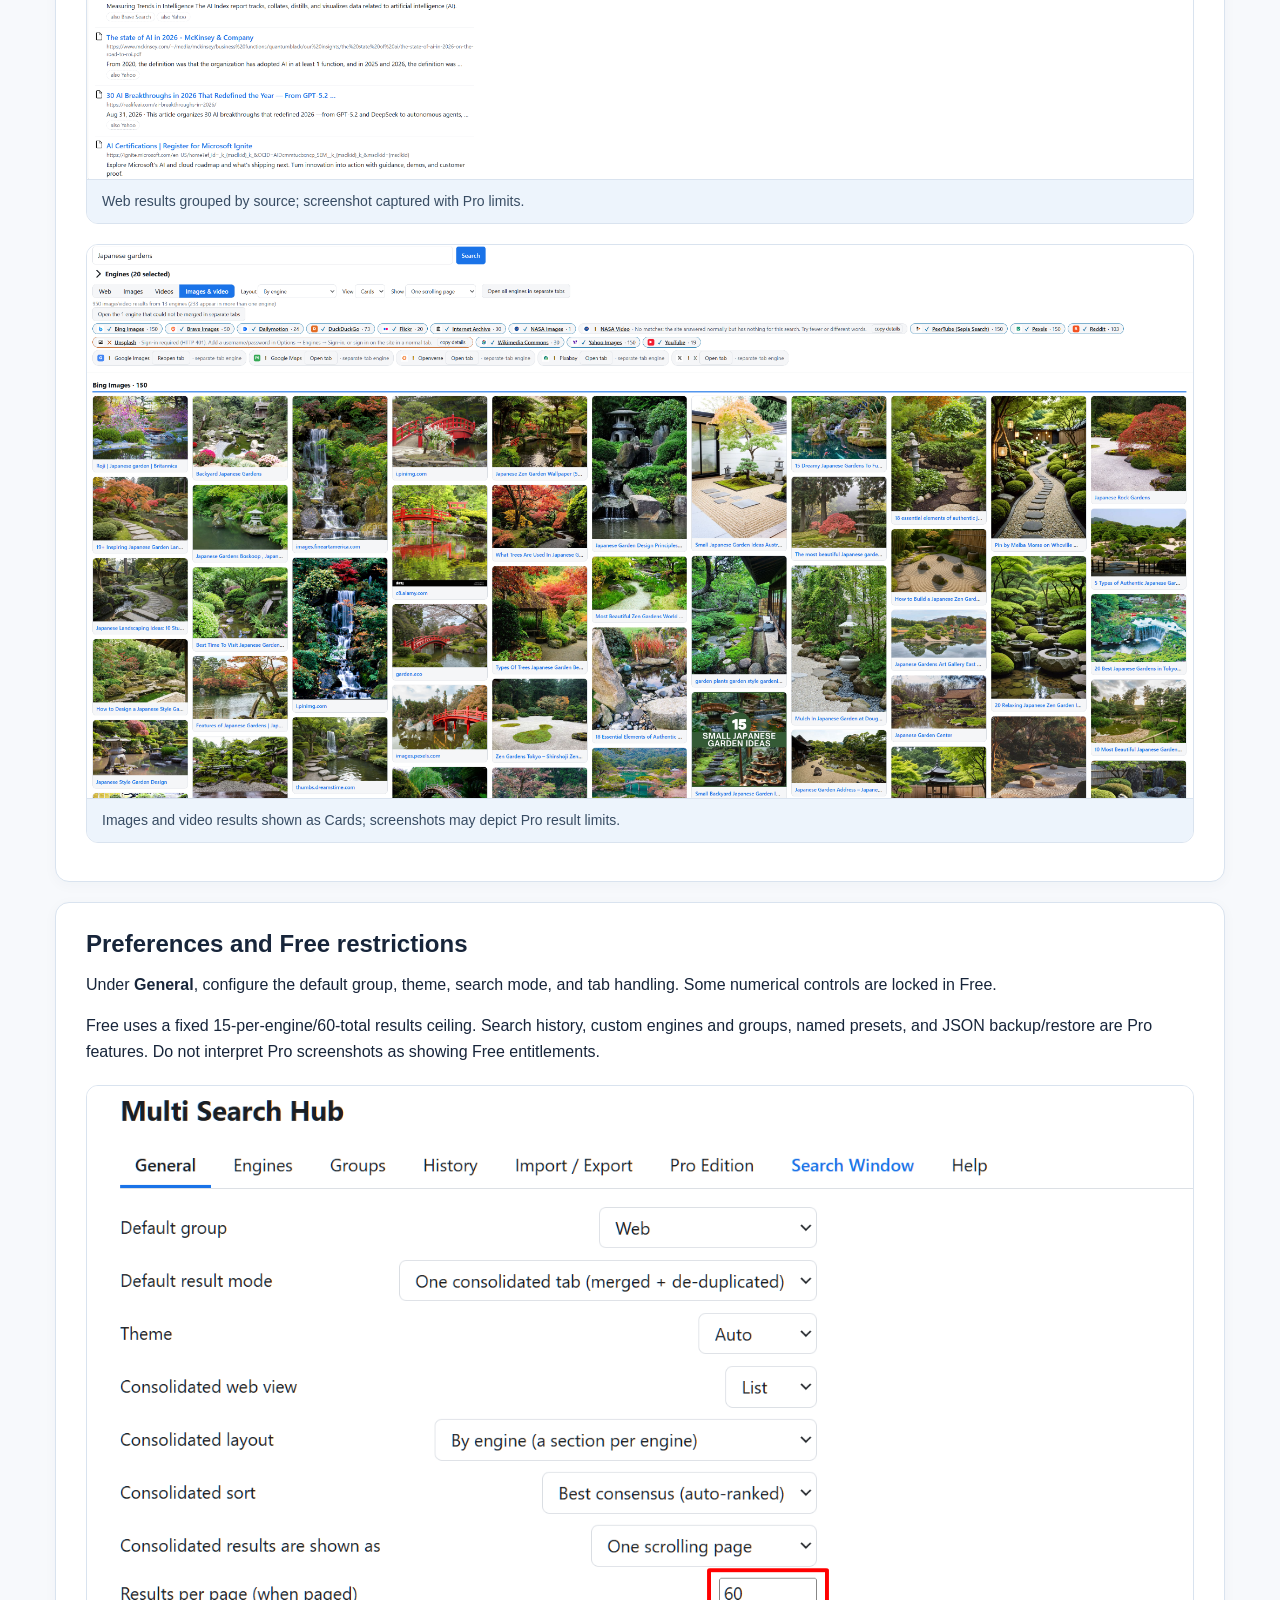
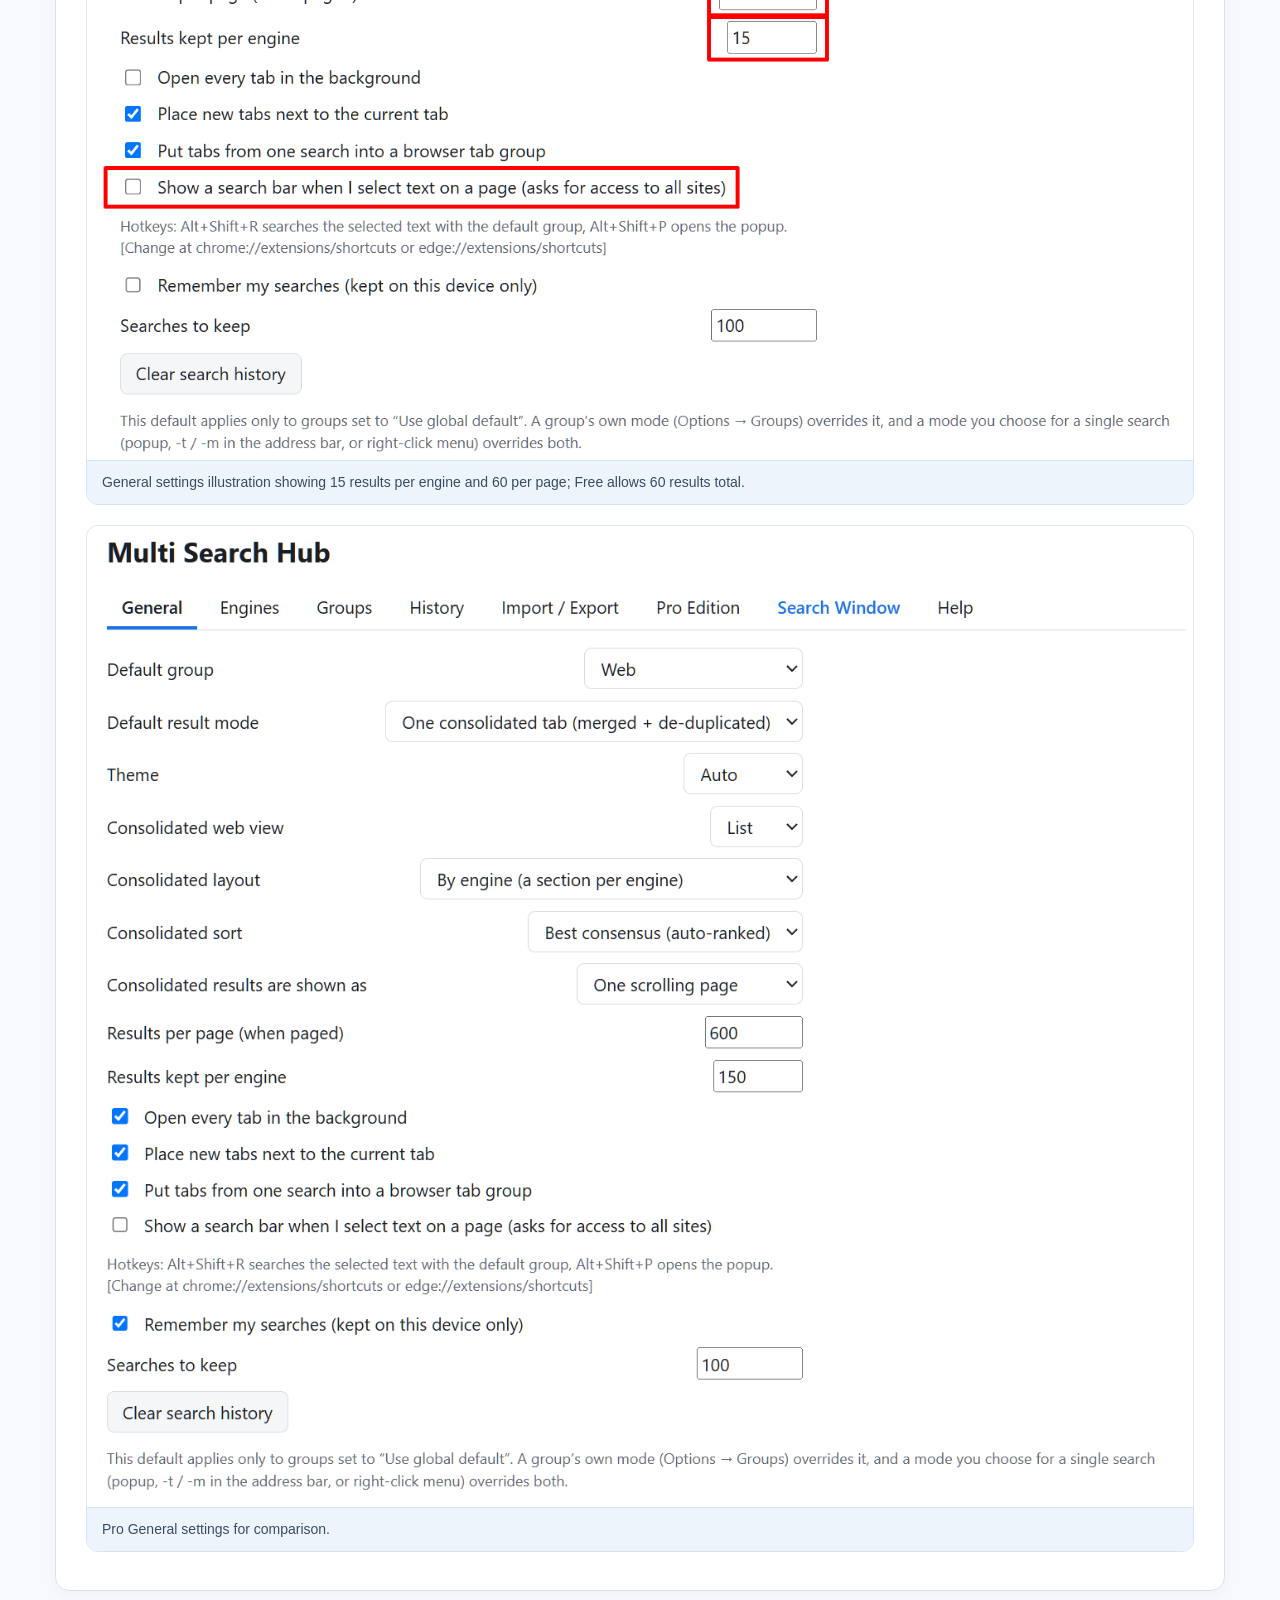
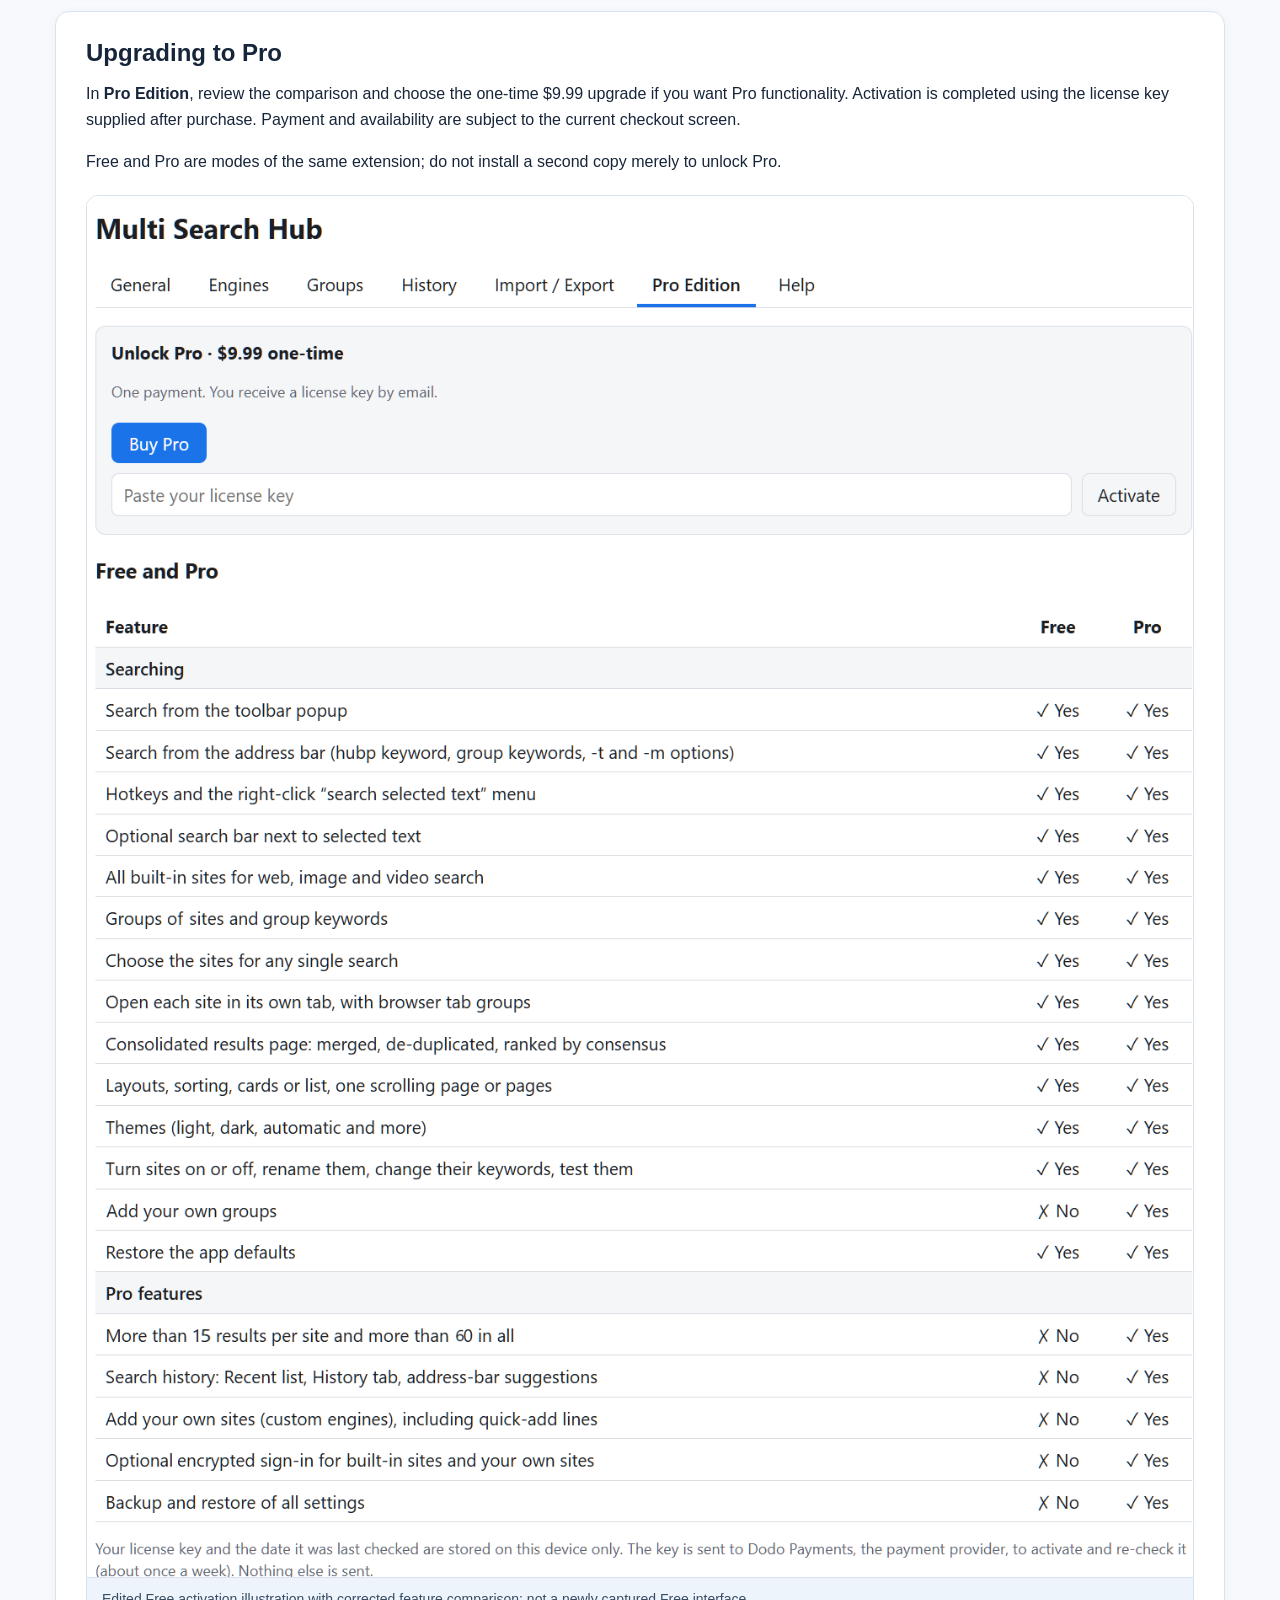
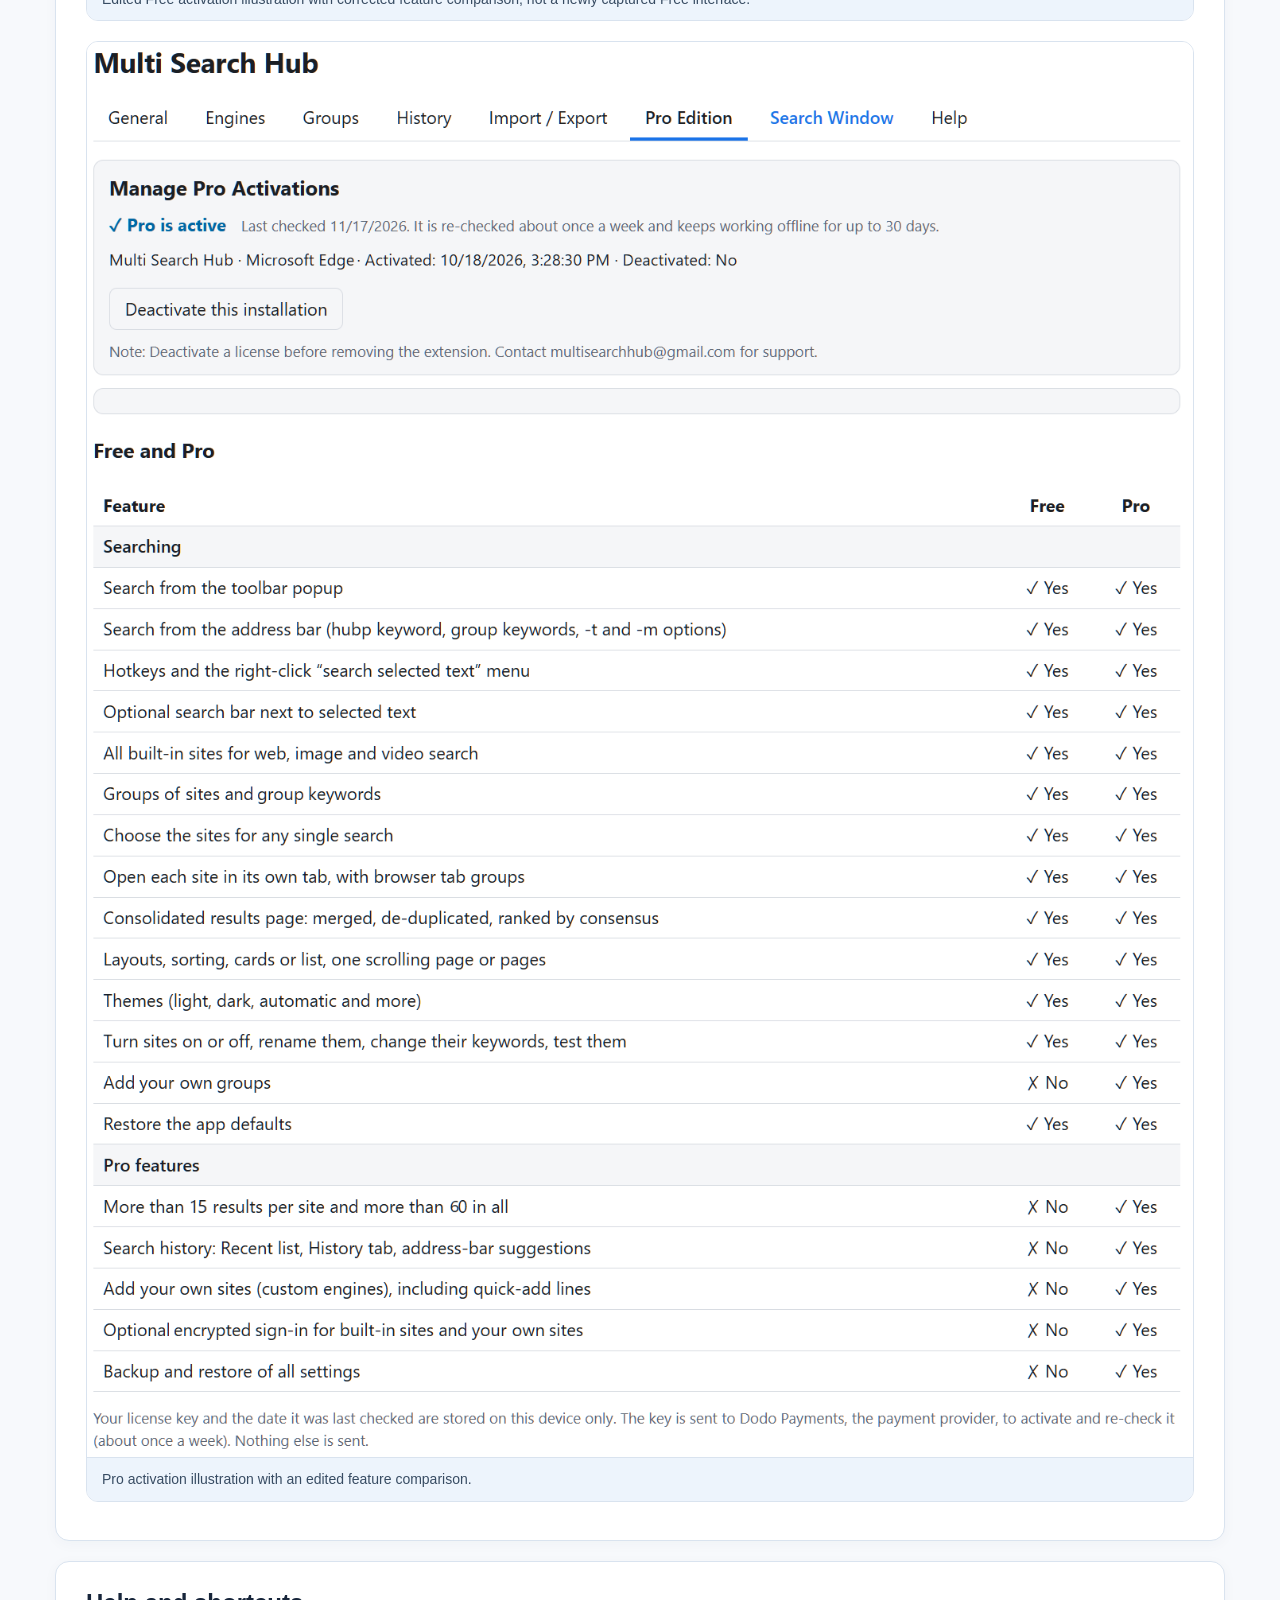
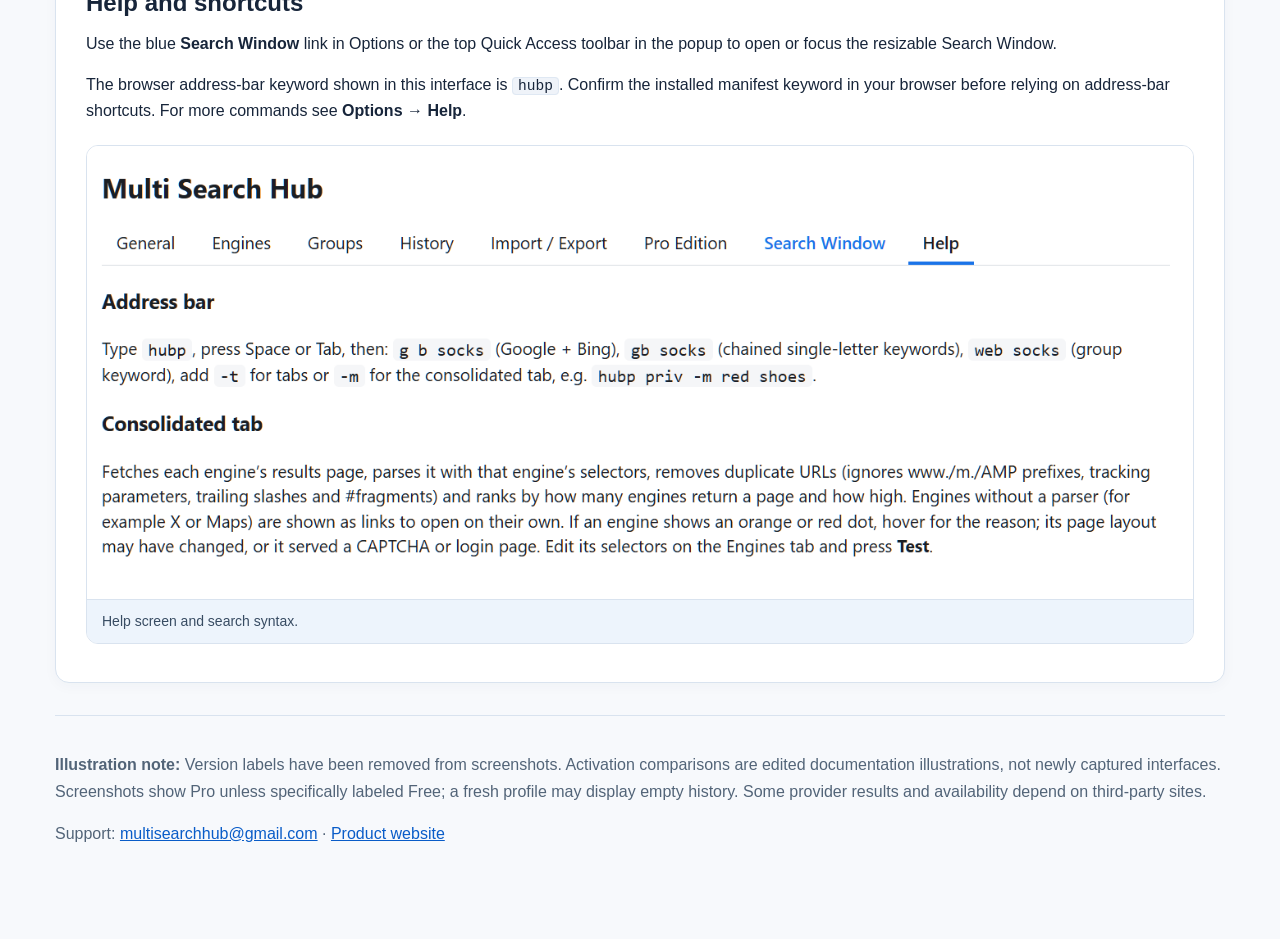
<file: guide-free.html>
<!DOCTYPE html>

<html lang="en"><head><meta charset="utf-8"/><meta content="width=device-width,initial-scale=1" name="viewport"/><title>Multi Search Hub — Free User Guide</title><style>
:root{color-scheme:light;--page:#f7f9fc;--surface:#fff;--ink:#17253a;--muted:#526478;--blue:#1467d8;--border:#d9e3ef;--tint:#edf4ff;--gold:#ad5700}
*{box-sizing:border-box}html{scroll-behavior:smooth}body{margin:0;background:var(--page);color:var(--ink);font:16px/1.64 "Segoe UI",Arial,sans-serif}
a{color:#095cc8}a:hover{text-decoration-thickness:2px}.frame{max-width:1210px;margin:auto;padding:0 20px 56px}
.banner{background:linear-gradient(120deg,#152f56,#1768bd);color:white;padding:40px 0 32px}.banner .frame{padding-bottom:0}
.eyebrow{text-transform:uppercase;letter-spacing:.11em;font-weight:700;font-size:12px;opacity:.84}
h1{font-size:clamp(29px,4vw,43px);line-height:1.13;margin:12px 0}h2{font-size:24px;line-height:1.25;margin:0 0 13px}h3{font-size:18px;margin:20px 0 8px}
.banner p{max-width:none;opacity:.94;white-space:nowrap}@media(max-width:1100px){.banner p{white-space:normal}}.jump{display:flex;flex-wrap:wrap;gap:9px;margin:24px 0 0}.jump a{color:white;border:1px solid #9ac5f6;border-radius:100px;padding:6px 12px;text-decoration:none;font-size:14px}
nav.related{display:flex;gap:16px;flex-wrap:wrap;background:#e8f1fd;border:1px solid var(--border);padding:14px 18px;border-radius:10px;margin:25px 0}
section{background:var(--surface);border:1px solid var(--border);border-radius:14px;margin:20px 0;padding:26px 30px;box-shadow:0 3px 14px #182d4e09}
section p{margin:9px 0 15px}ol,ul{padding-left:24px}li{margin:7px 0}figure{margin:20px 0 12px;border:1px solid var(--border);border-radius:12px;overflow:hidden;background:#fff}
figure img{display:block;width:100%;height:auto}figcaption{background:#edf4fc;color:#384c63;padding:10px 15px;font-size:14px;border-top:1px solid var(--border)}
figure.compact{max-width:960px}.two{display:grid;grid-template-columns:1fr 1fr;gap:22px;align-items:start}
.hint{background:var(--tint);border-left:4px solid var(--blue);padding:12px 17px;border-radius:6px;margin:14px 0}.caution{border-left-color:var(--gold);background:#fff6ec}
small,.small{font-size:13px;color:var(--muted)}code,kbd{background:#eff3f9;border:1px solid #dfe8f3;border-radius:4px;padding:0 5px;font: .91em Consolas,monospace}
table{border-collapse:collapse;width:100%;margin:16px 0}th,td{border:1px solid var(--border);padding:9px 12px;text-align:left;vertical-align:top}th{background:#eaf3ff}
footer{color:var(--muted);margin-top:32px;border-top:1px solid var(--border);padding:20px 0}
@media(max-width:790px){.two{grid-template-columns:1fr}section{padding:17px}.frame{padding:0 12px 32px}h2{font-size:21px}}
@media print{.banner{background:white;color:black;border-bottom:2px solid #999}.jump{display:none}section{box-shadow:none;break-inside:avoid}a{color:#174080}}
</style></head><body><header class="banner"><div class="frame"><div class="eyebrow">Multi Search Hub · Illustrated documentation</div><h1>Free User Guide</h1><p>Start searching across multiple engines, explore built-in groups, and understand Free limits and the optional Pro upgrade.</p><div class="jump"><a href="#start">Getting started</a><a href="#groups">Groups and engine selections</a><a href="#results">Understanding results</a><a href="#settings">Preferences and Free restrictions</a><a href="#upgrade">Upgrading to Pro</a><a href="#help">Help and shortcuts</a></div></div></header><main class="frame"><nav aria-label="Other guides" class="related"><strong>Free guide</strong> · <a href="guide-pro.html">Pro guide</a> · <a href="guide-pro-advanced.html">Advanced Pro guide</a></nav><section id="start"><h2>Getting started</h2><p>Open Multi Search Hub from the browser toolbar. The blue group card shows the active group. Choose a search type, enter your query, and select consolidated results or individual tabs. The Search Window is the full-size, resizable interface.</p><p>The built-in groups include Web, Images &amp; Video, Social &amp; Communities, Privacy Engines, and Finance &amp; Markets. Each group filters the available sources; some websites require manual opening or sign-in.</p><figure><img alt="The Search Window, showing the group cards and one-time search selections." loading="lazy" src="guide-images/window-v37.png"/><figcaption>The Search Window, showing the group cards and one-time search selections.</figcaption></figure></section><section id="groups"><h2>Groups and engine selections</h2><p>Open <strong>Options → Groups</strong> to see the compact Group Manager. Select <strong>Manage</strong> to inspect a group. The Web group includes the general catalog; specialized groups contain relevant sources only.</p><p>The built-in Finance &amp; Markets group separates sources into five categories. External Finance Sources appear in a manual-opening checklist where a consolidated reader is unavailable. Some features in the illustrated Pro screens are not enabled in Free.</p><figure><img alt="Group Manager overview." loading="lazy" src="guide-images/groups-v37.png"/><figcaption>Group Manager overview.</figcaption></figure><figure><img alt="Finance &amp; Markets categories. This is a Pro screen; custom presets are not available in Free." loading="lazy" src="guide-images/finance-v37.png"/><figcaption>Finance &amp; Markets categories. This is a Pro screen; custom presets are not available in Free.</figcaption></figure></section><section id="results"><h2>Understanding results</h2><p>Supported providers return consolidated results in one results page. Choose List or Cards where offered, and switch search type for Web, Images, Videos, or Images &amp; video.</p><p>Sources that block automated retrieval may require opening their own websites. External Finance Sources are opened only when explicitly selected. Free is limited to <strong>15 results per engine and 60 total</strong>.</p><figure><img alt="Web results grouped by source; screenshot captured with Pro limits." loading="lazy" src="guide-images/results-web-v37.png"/><figcaption>Web results grouped by source; screenshot captured with Pro limits.</figcaption></figure><figure><img alt="Images and video results shown as Cards; screenshots may depict Pro result limits." loading="lazy" src="guide-images/results-cards-v37.png"/><figcaption>Images and video results shown as Cards; screenshots may depict Pro result limits.</figcaption></figure></section><section id="settings"><h2>Preferences and Free restrictions</h2><p>Under <strong>General</strong>, configure the default group, theme, search mode, and tab handling. Some numerical controls are locked in Free.</p><p>Free uses a fixed 15-per-engine/60-total results ceiling. Search history, custom engines and groups, named presets, and JSON backup/restore are Pro features. Do not interpret Pro screenshots as showing Free entitlements.</p><figure><img alt="General settings illustration showing 15 results per engine and 60 per page; Free allows 60 results total." loading="lazy" src="guide-images/general-free-locked.png"/><figcaption>General settings illustration showing 15 results per engine and 60 per page; Free allows 60 results total.</figcaption></figure><figure><img alt="Pro General settings for comparison." loading="lazy" src="guide-images/general-v37.png"/><figcaption>Pro General settings for comparison.</figcaption></figure></section><section id="upgrade"><h2>Upgrading to Pro</h2><p>In <strong>Pro Edition</strong>, review the comparison and choose the one-time $9.99 upgrade if you want Pro functionality. Activation is completed using the license key supplied after purchase. Payment and availability are subject to the current checkout screen.</p><p>Free and Pro are modes of the same extension; do not install a second copy merely to unlock Pro.</p><figure><img alt="Edited Free activation illustration with corrected feature comparison; not a newly captured Free interface." loading="lazy" src="guide-images/pro-free.png"/><figcaption>Edited Free activation illustration with corrected feature comparison; not a newly captured Free interface.</figcaption></figure><figure><img alt="Pro activation illustration with an edited feature comparison." loading="lazy" src="guide-images/pro-v37.png"/><figcaption>Pro activation illustration with an edited feature comparison.</figcaption></figure></section><section id="help"><h2>Help and shortcuts</h2><p>Use the blue <strong>Search Window</strong> link in Options or the top Quick Access toolbar in the popup to open or focus the resizable Search Window.</p><p>The browser address-bar keyword shown in this interface is <code>hubp</code>. Confirm the installed manifest keyword in your browser before relying on address-bar shortcuts. For more commands see <strong>Options → Help</strong>.</p><figure><img alt="Help screen and search syntax." loading="lazy" src="guide-images/help-v37.png"/><figcaption>Help screen and search syntax.</figcaption></figure></section><footer><p><strong>Illustration note: </strong> Version labels have been removed from screenshots. Activation comparisons are edited documentation illustrations, not newly captured interfaces. Screenshots show Pro unless specifically labeled Free; a fresh profile may display empty history. Some provider results and availability depend on third-party sites.</p><p>Support: <a href="mailto:multisearchhub@gmail.com">multisearchhub@gmail.com</a> · <a href="https://multi-search-hub.github.io/">Product website</a></p></footer></main></body></html>
</file>
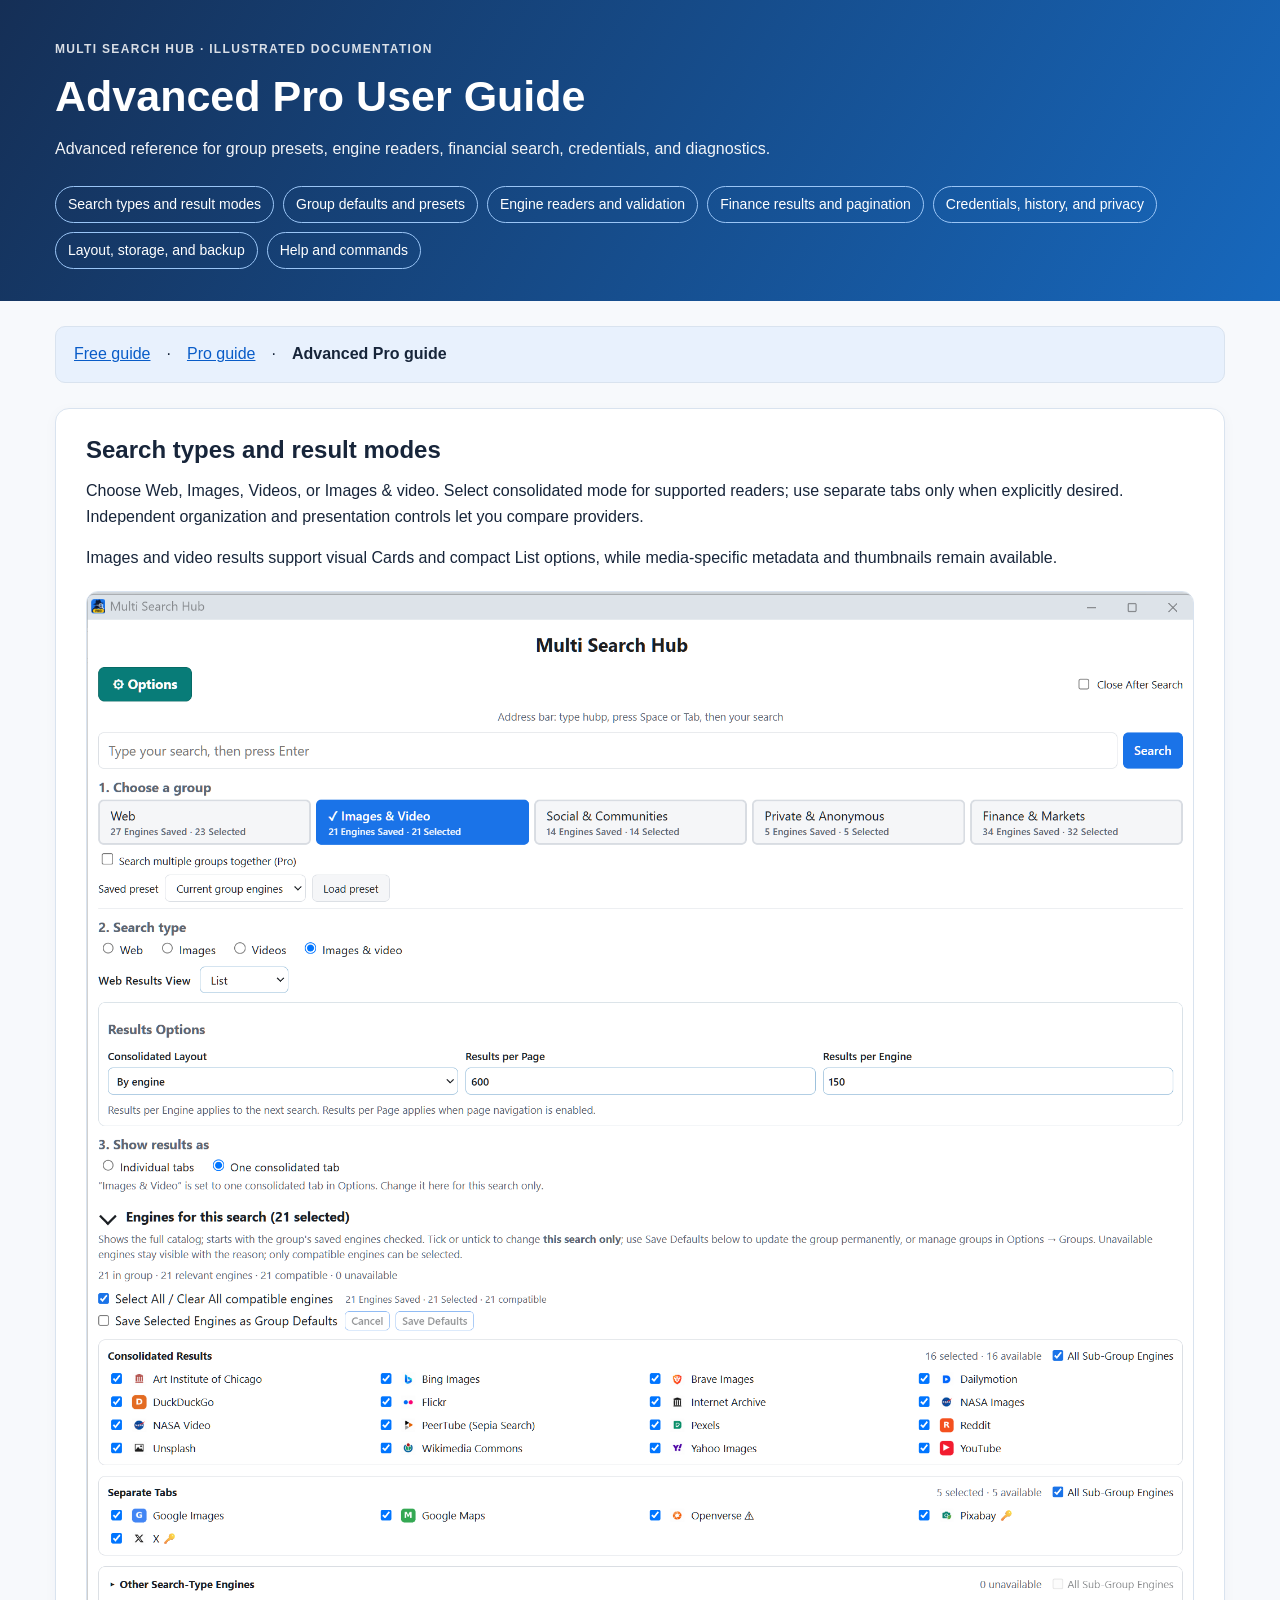
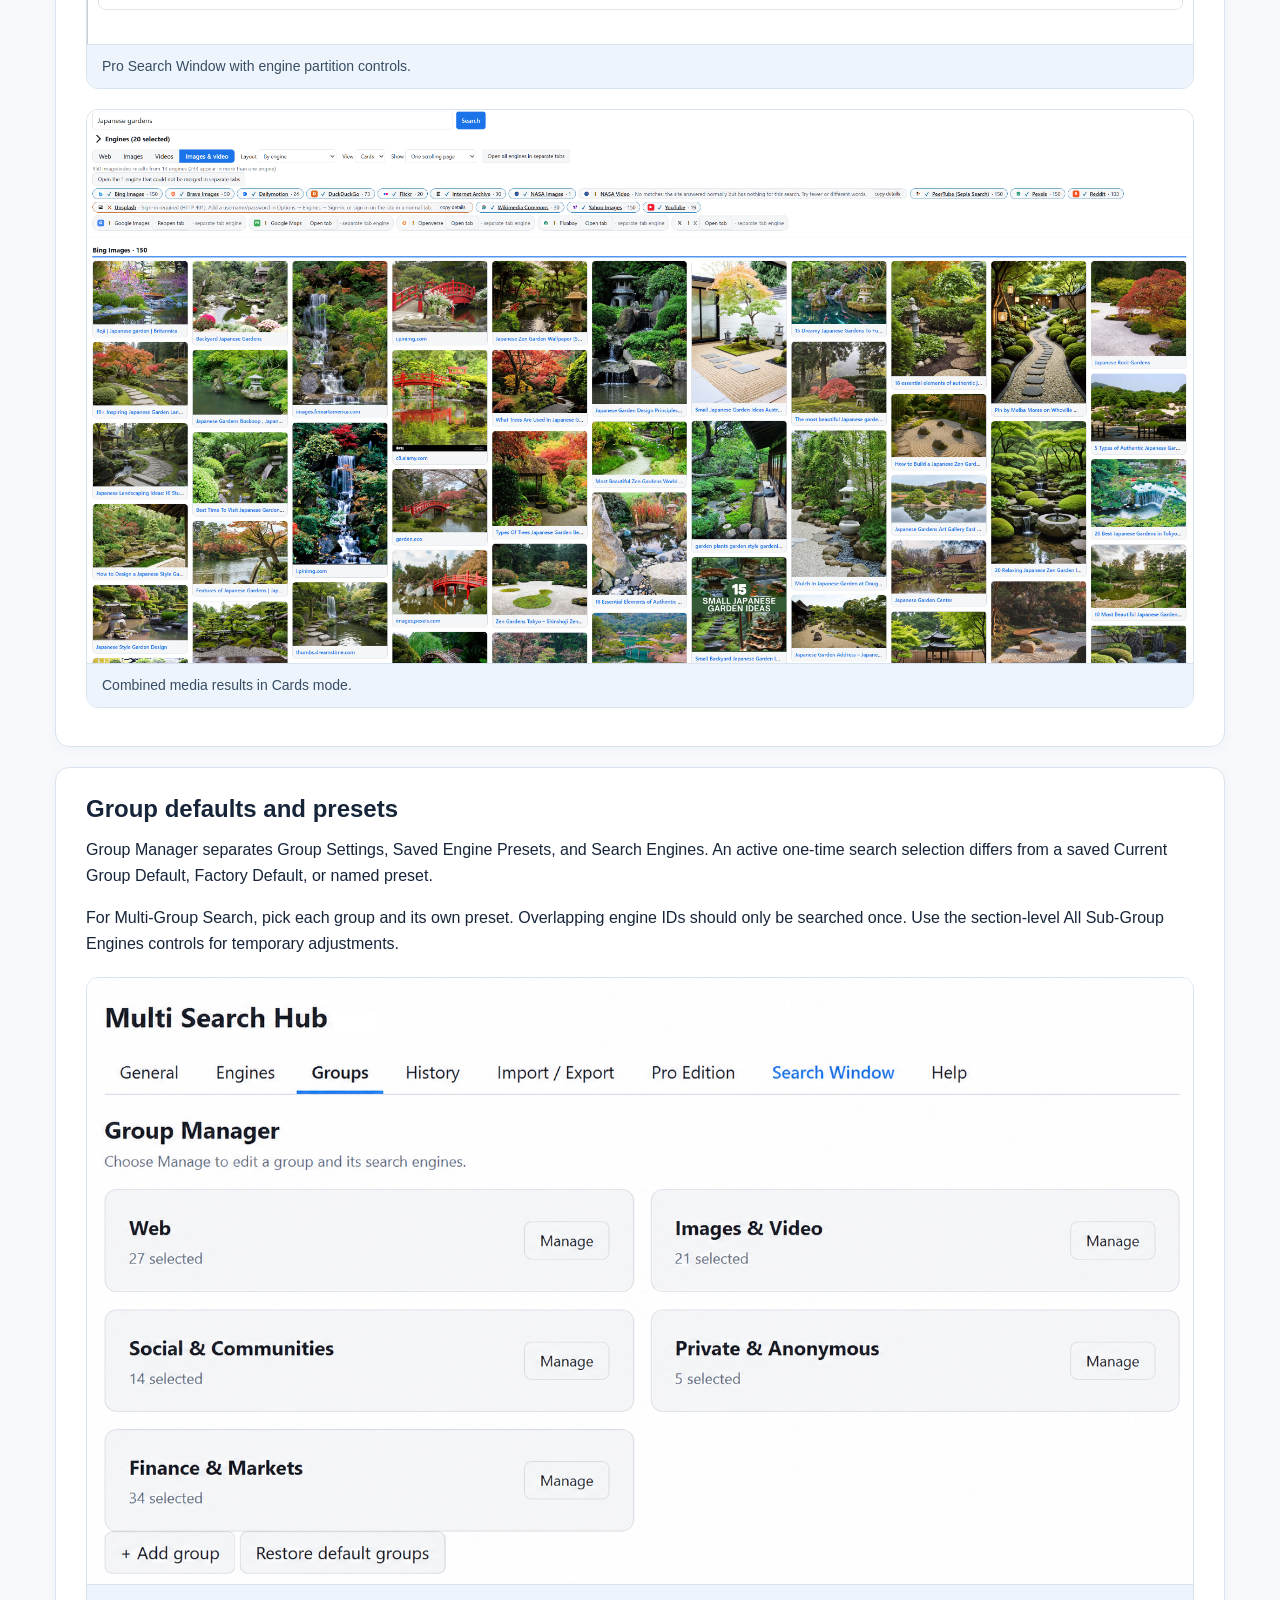
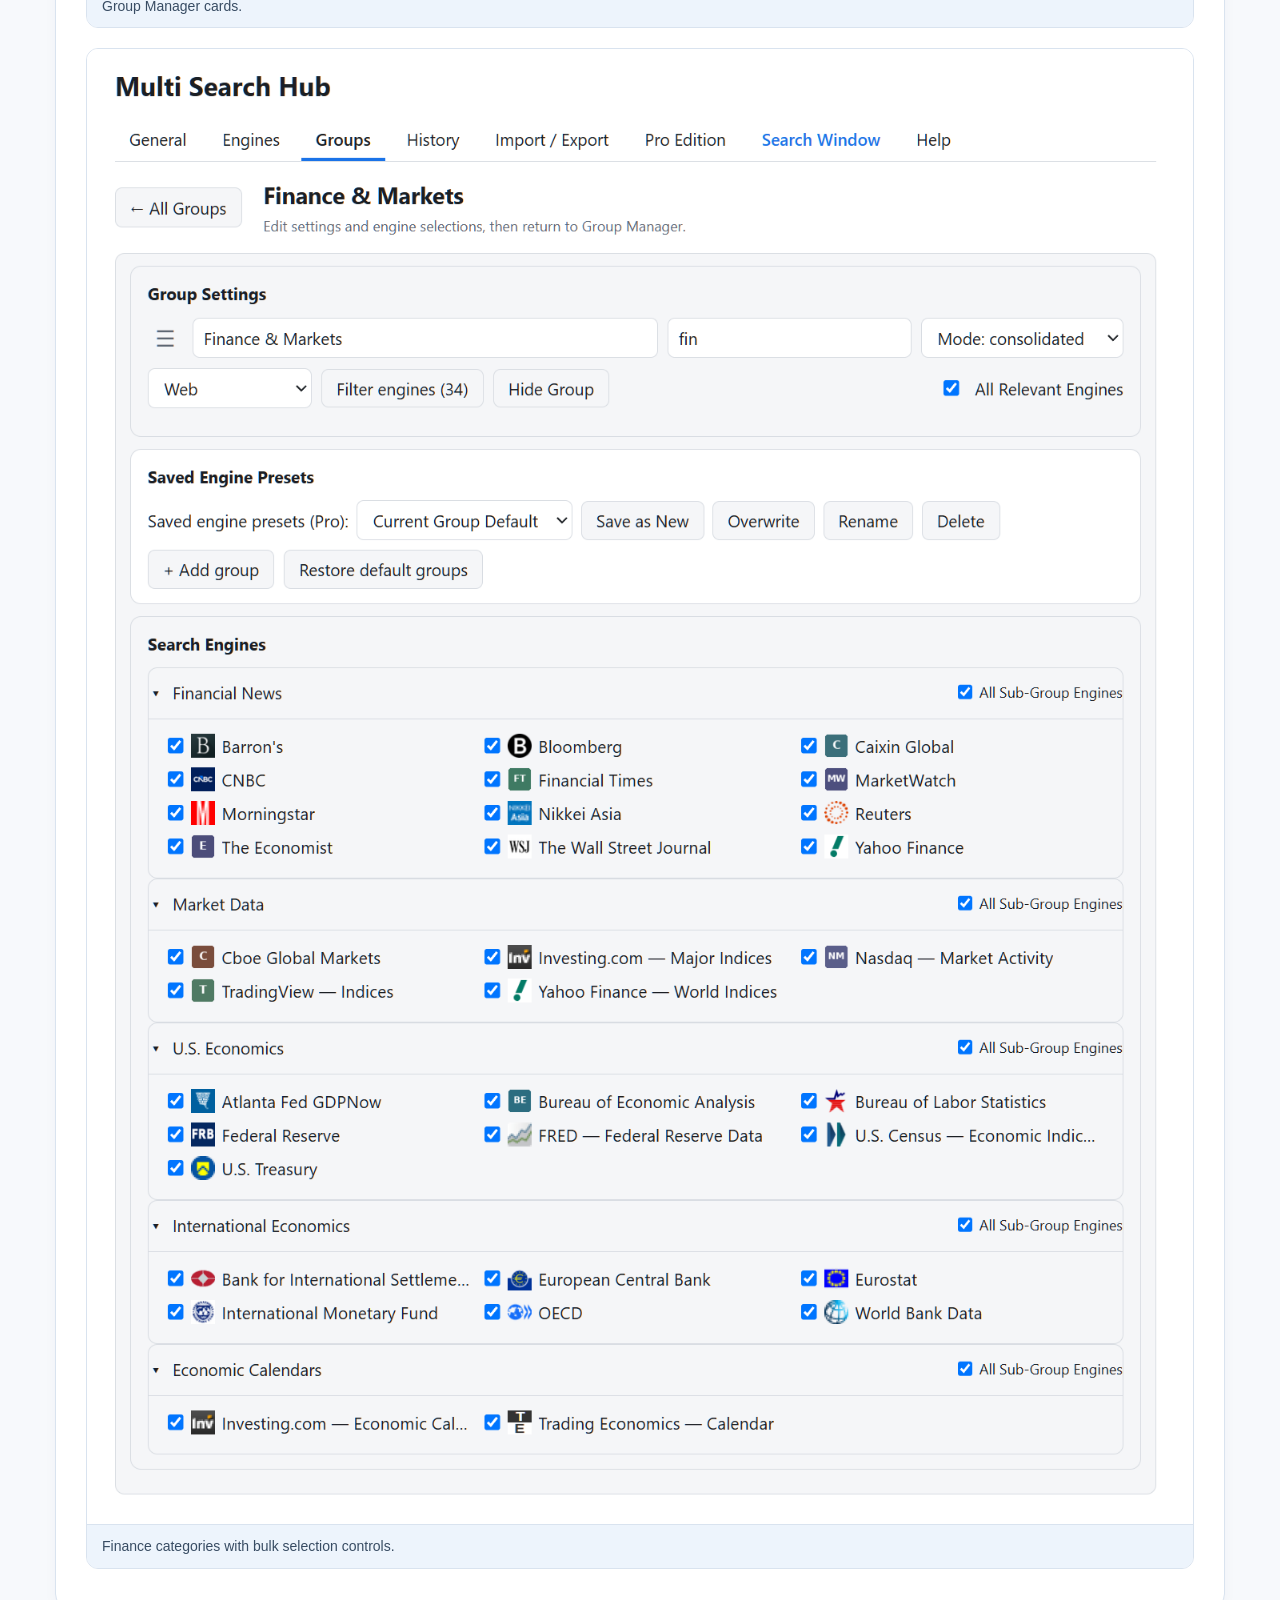
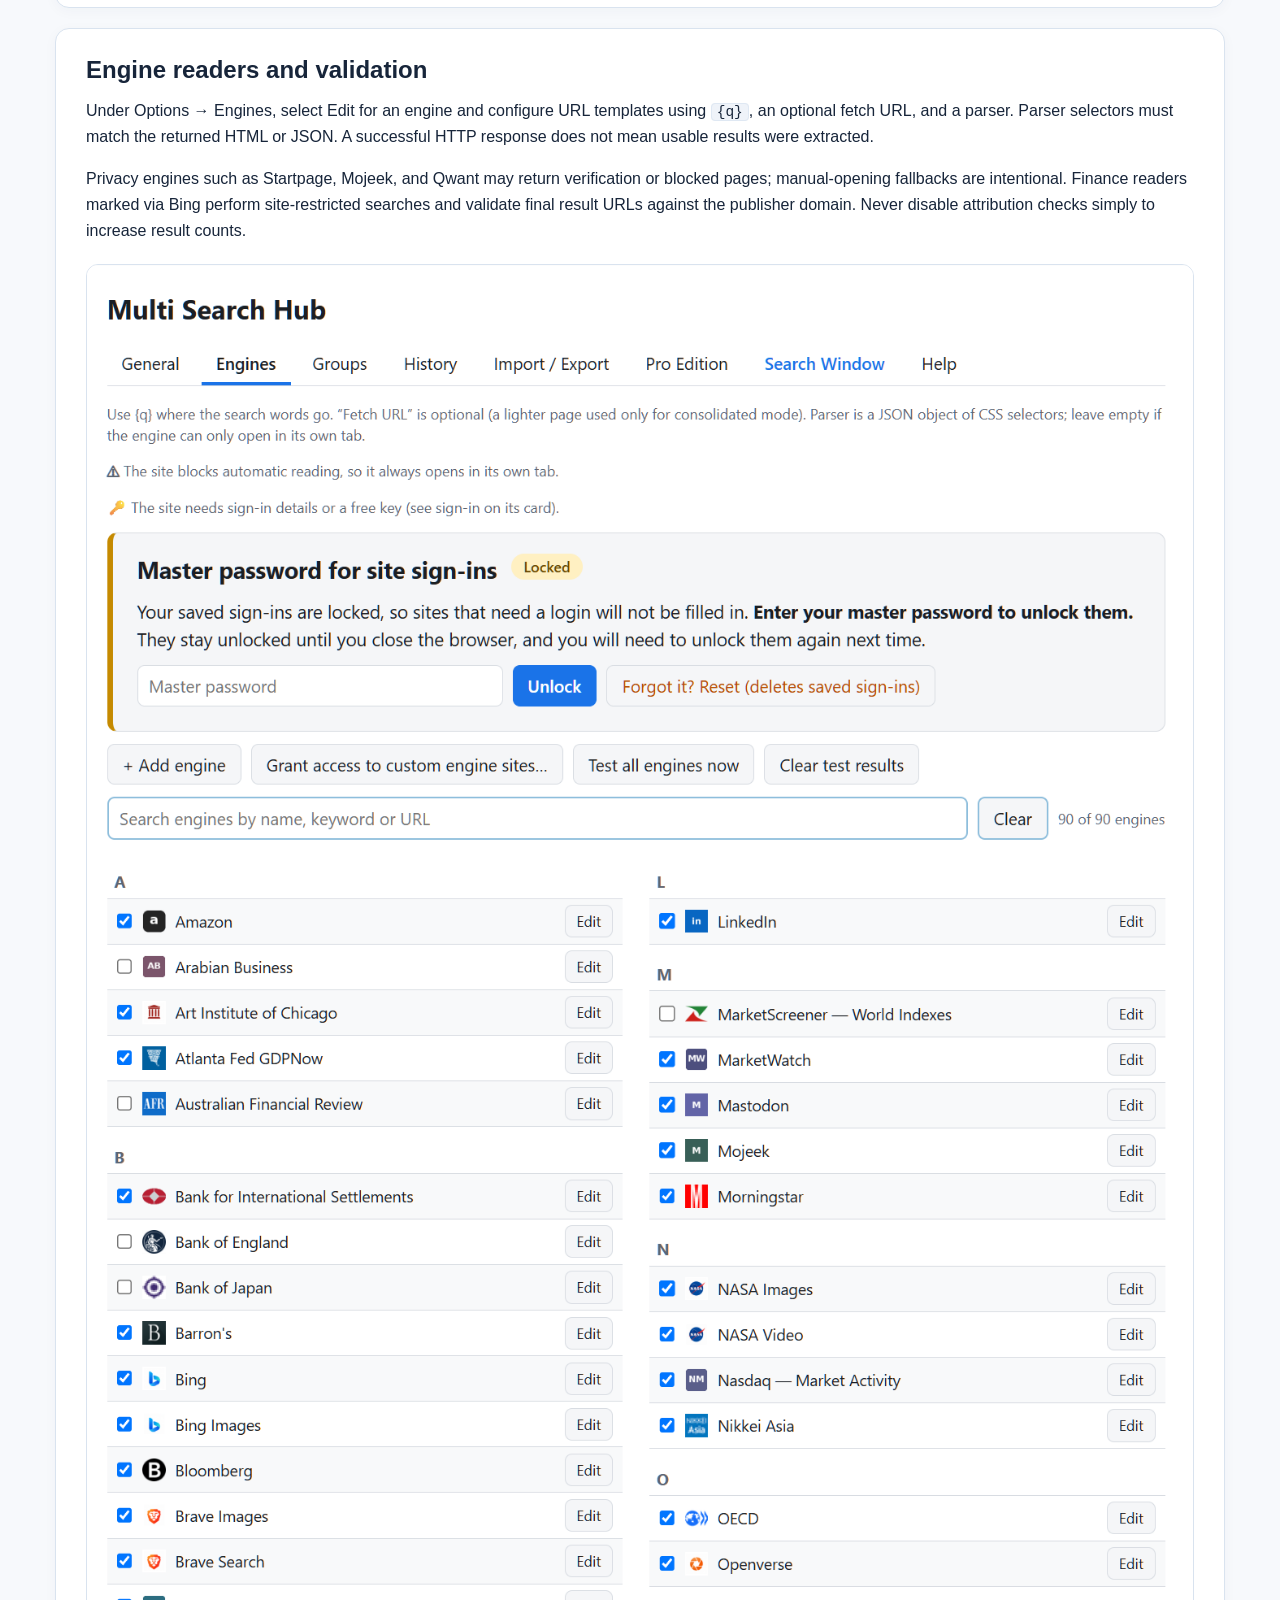
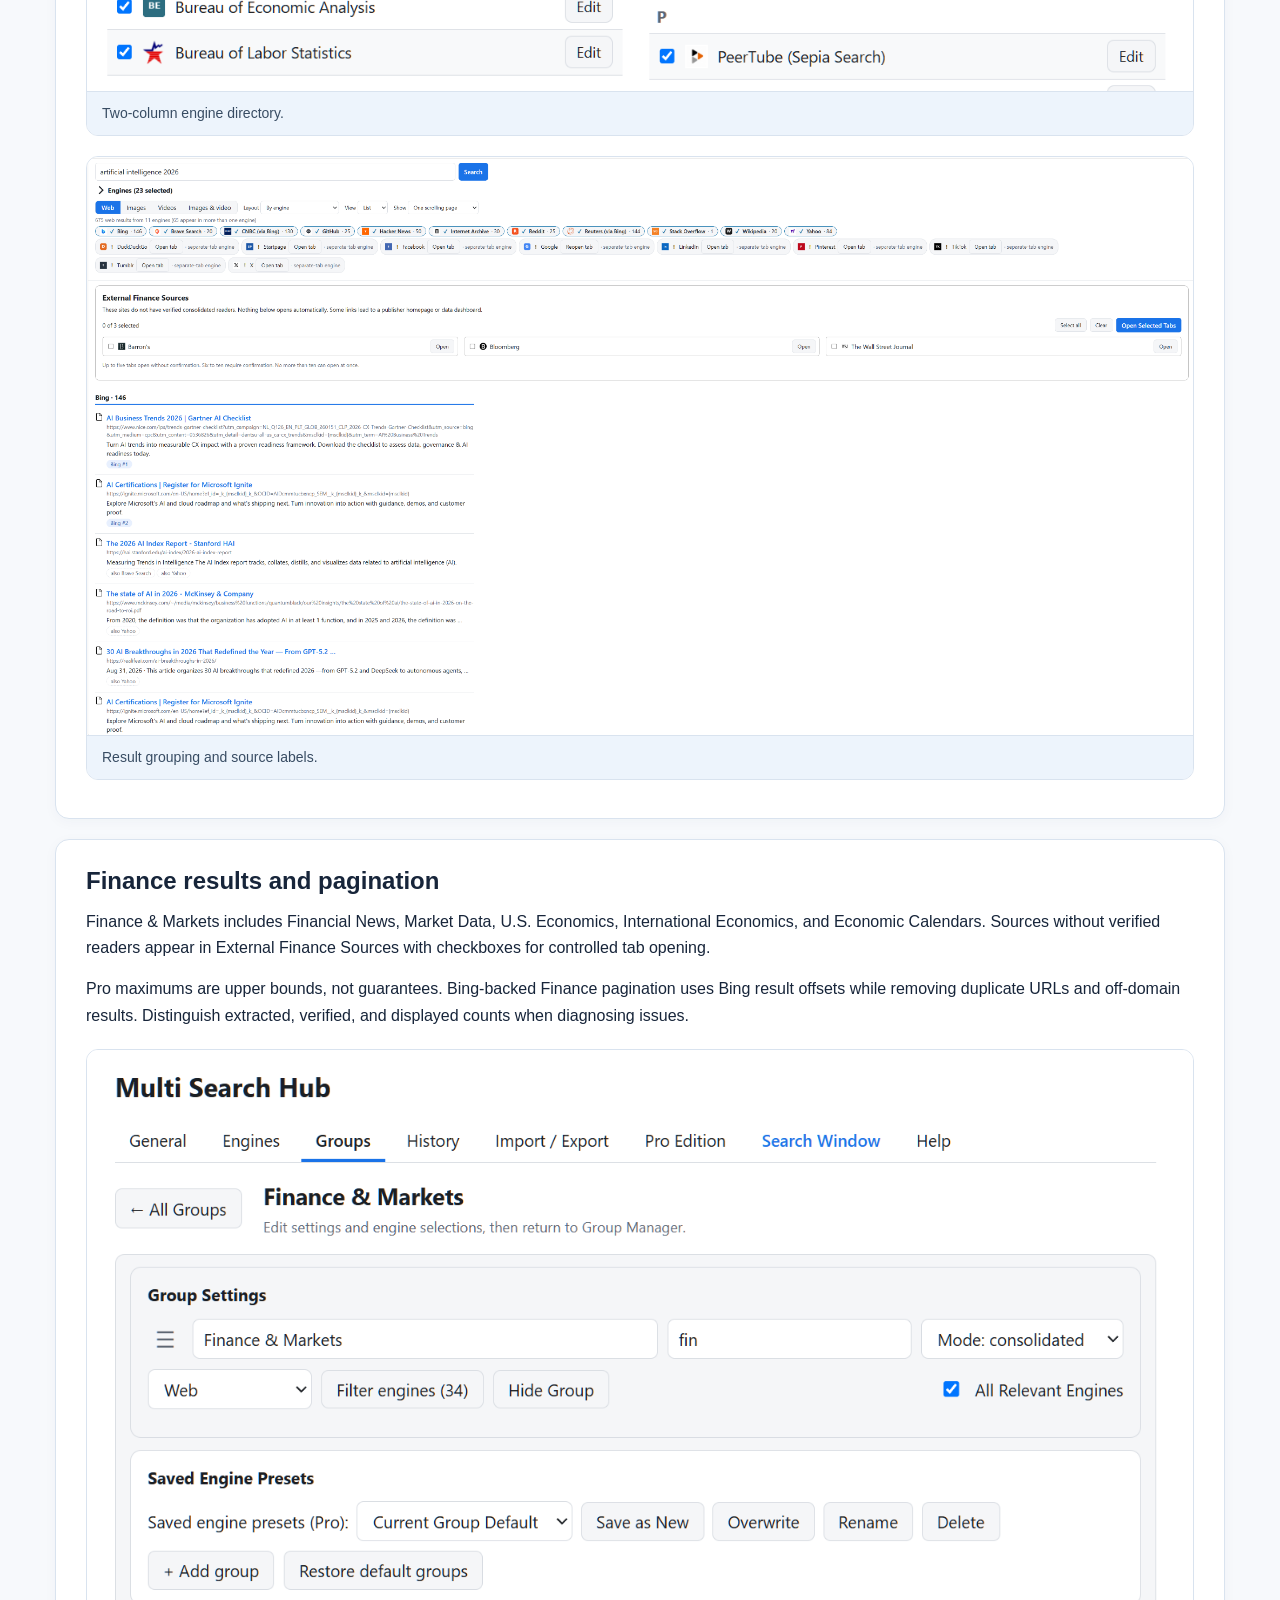
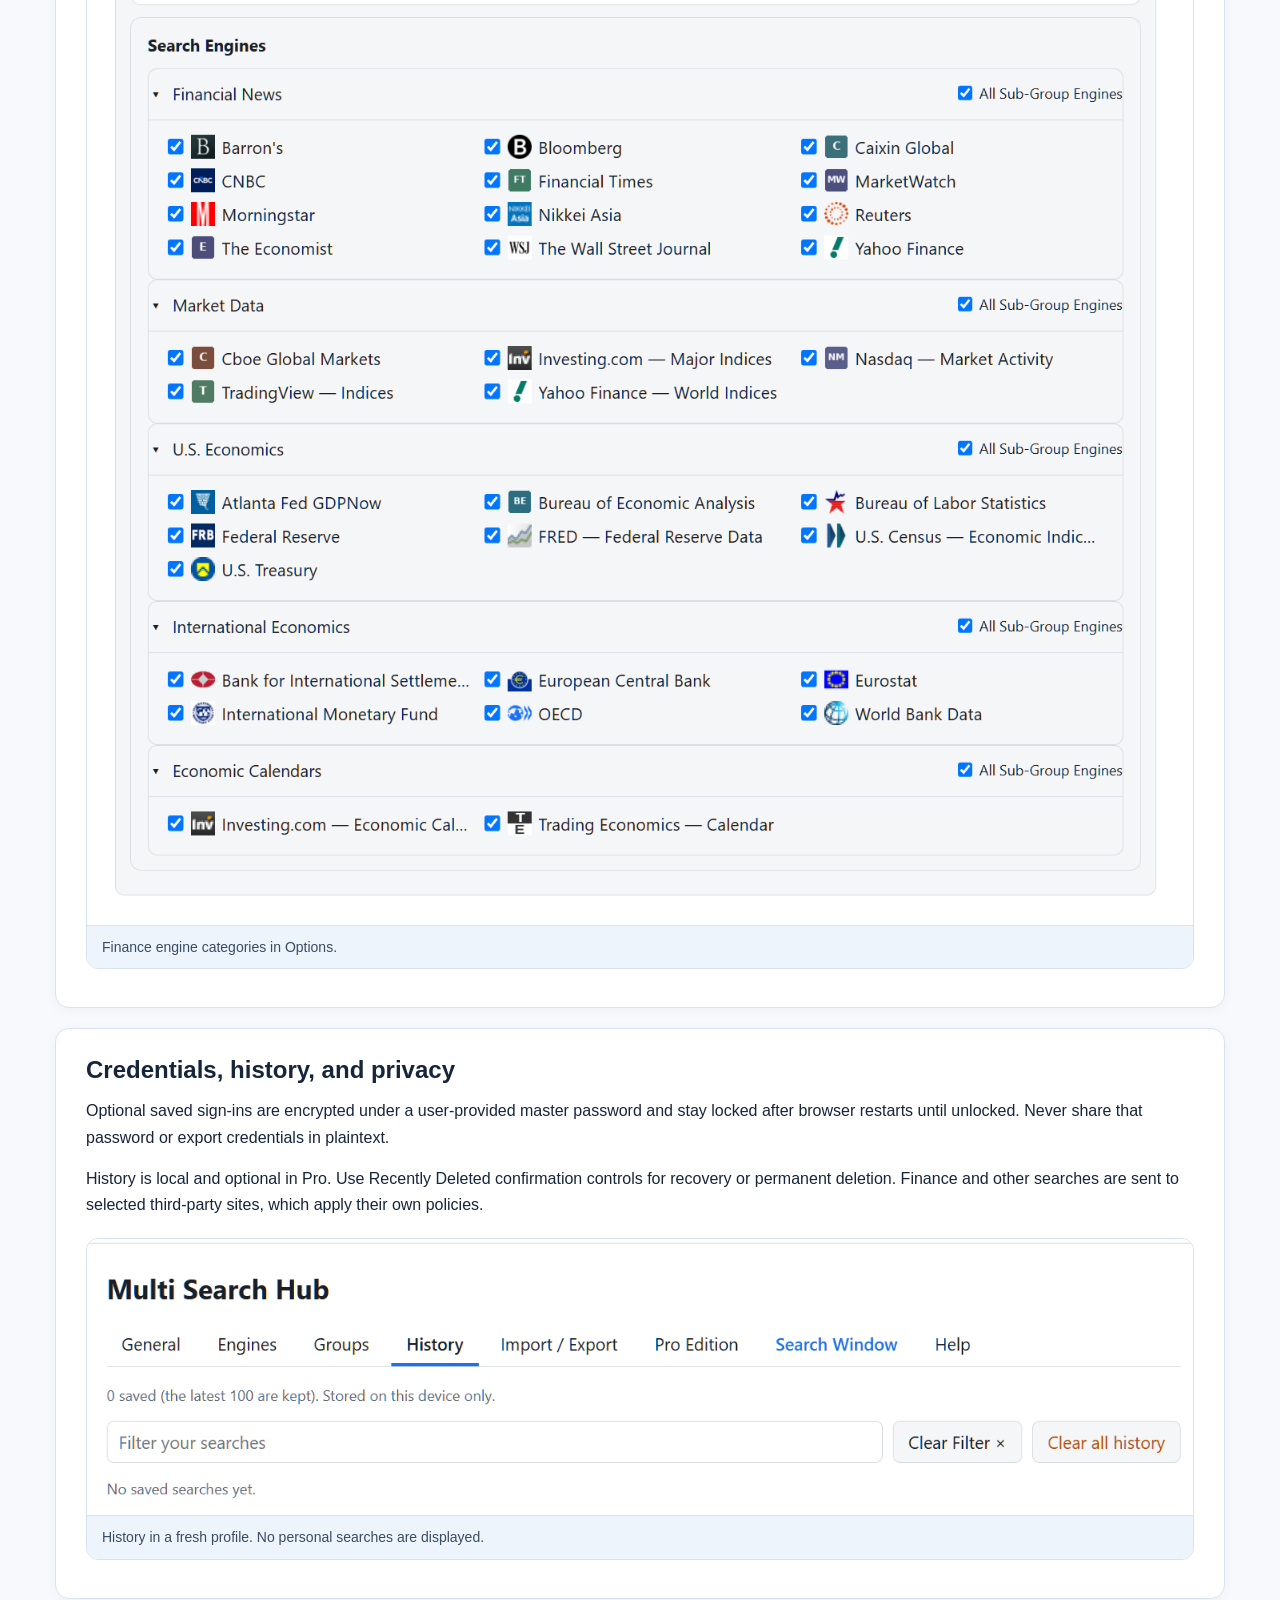
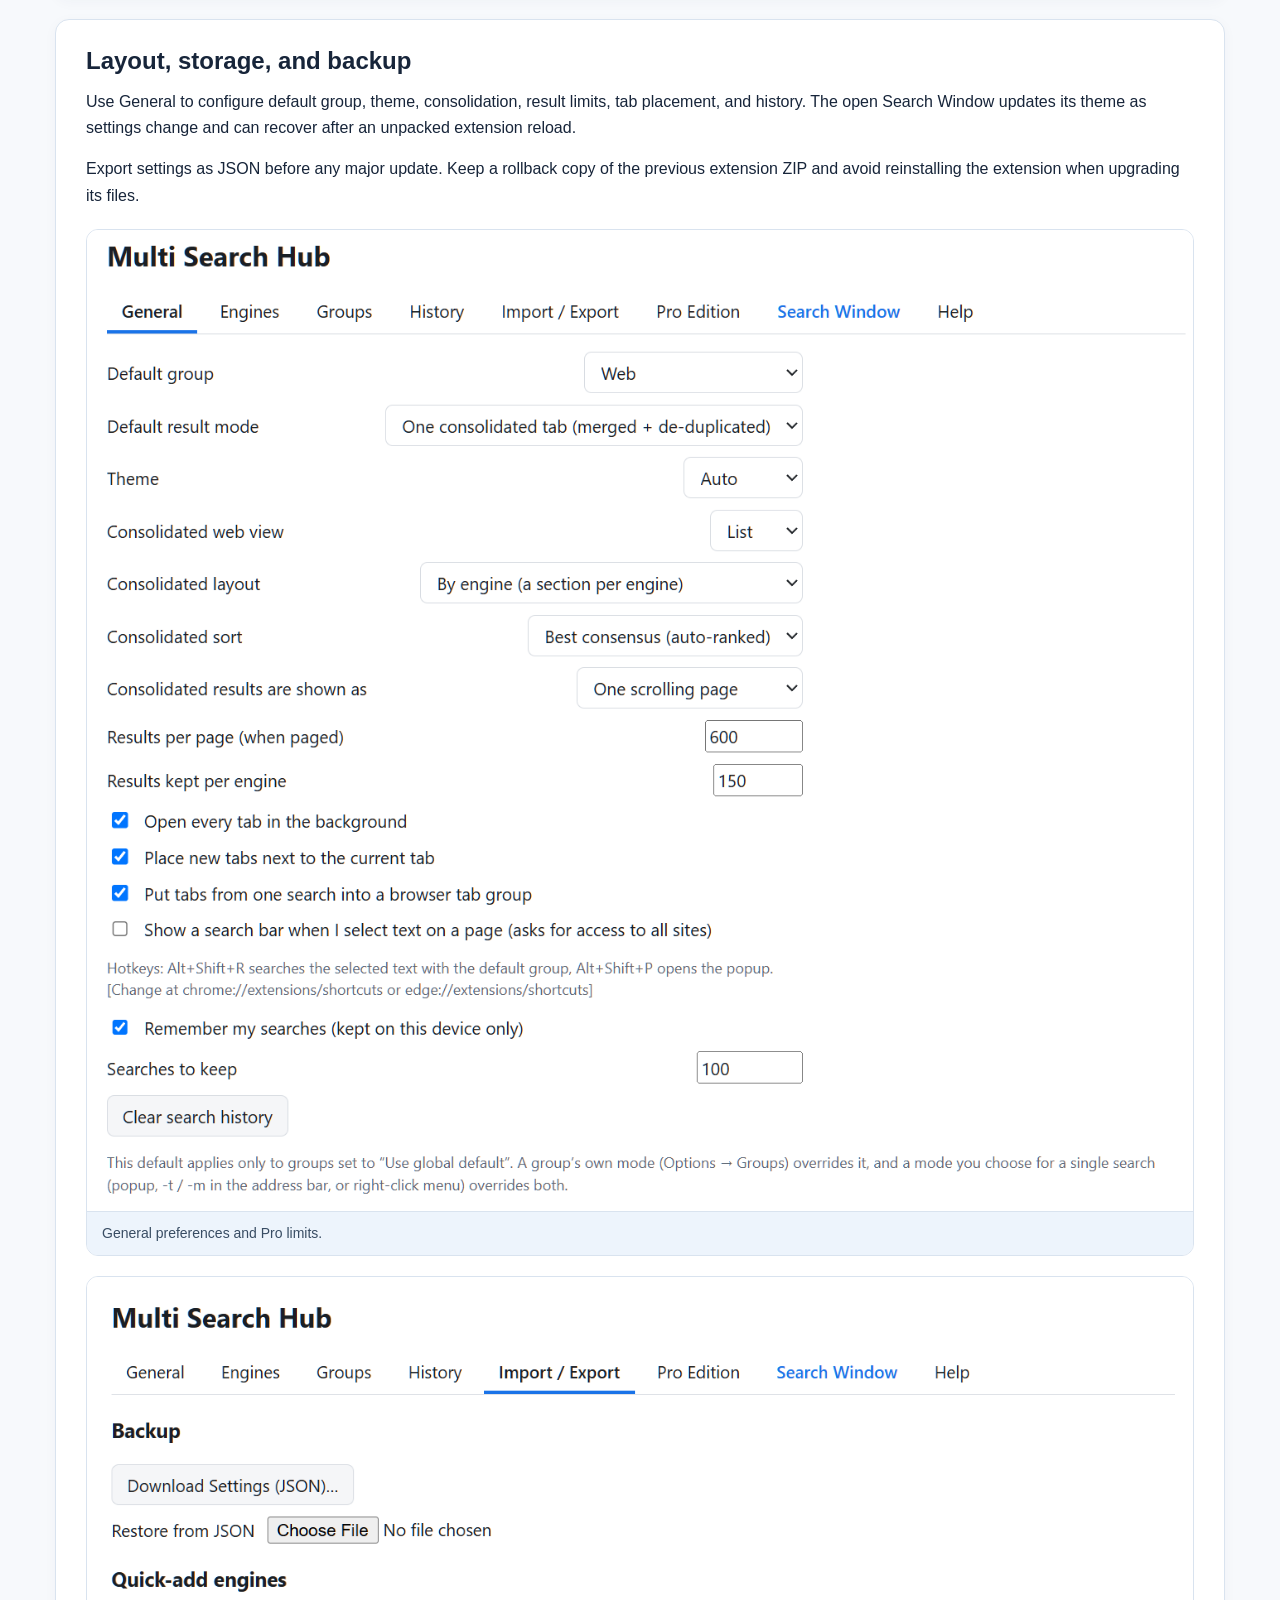
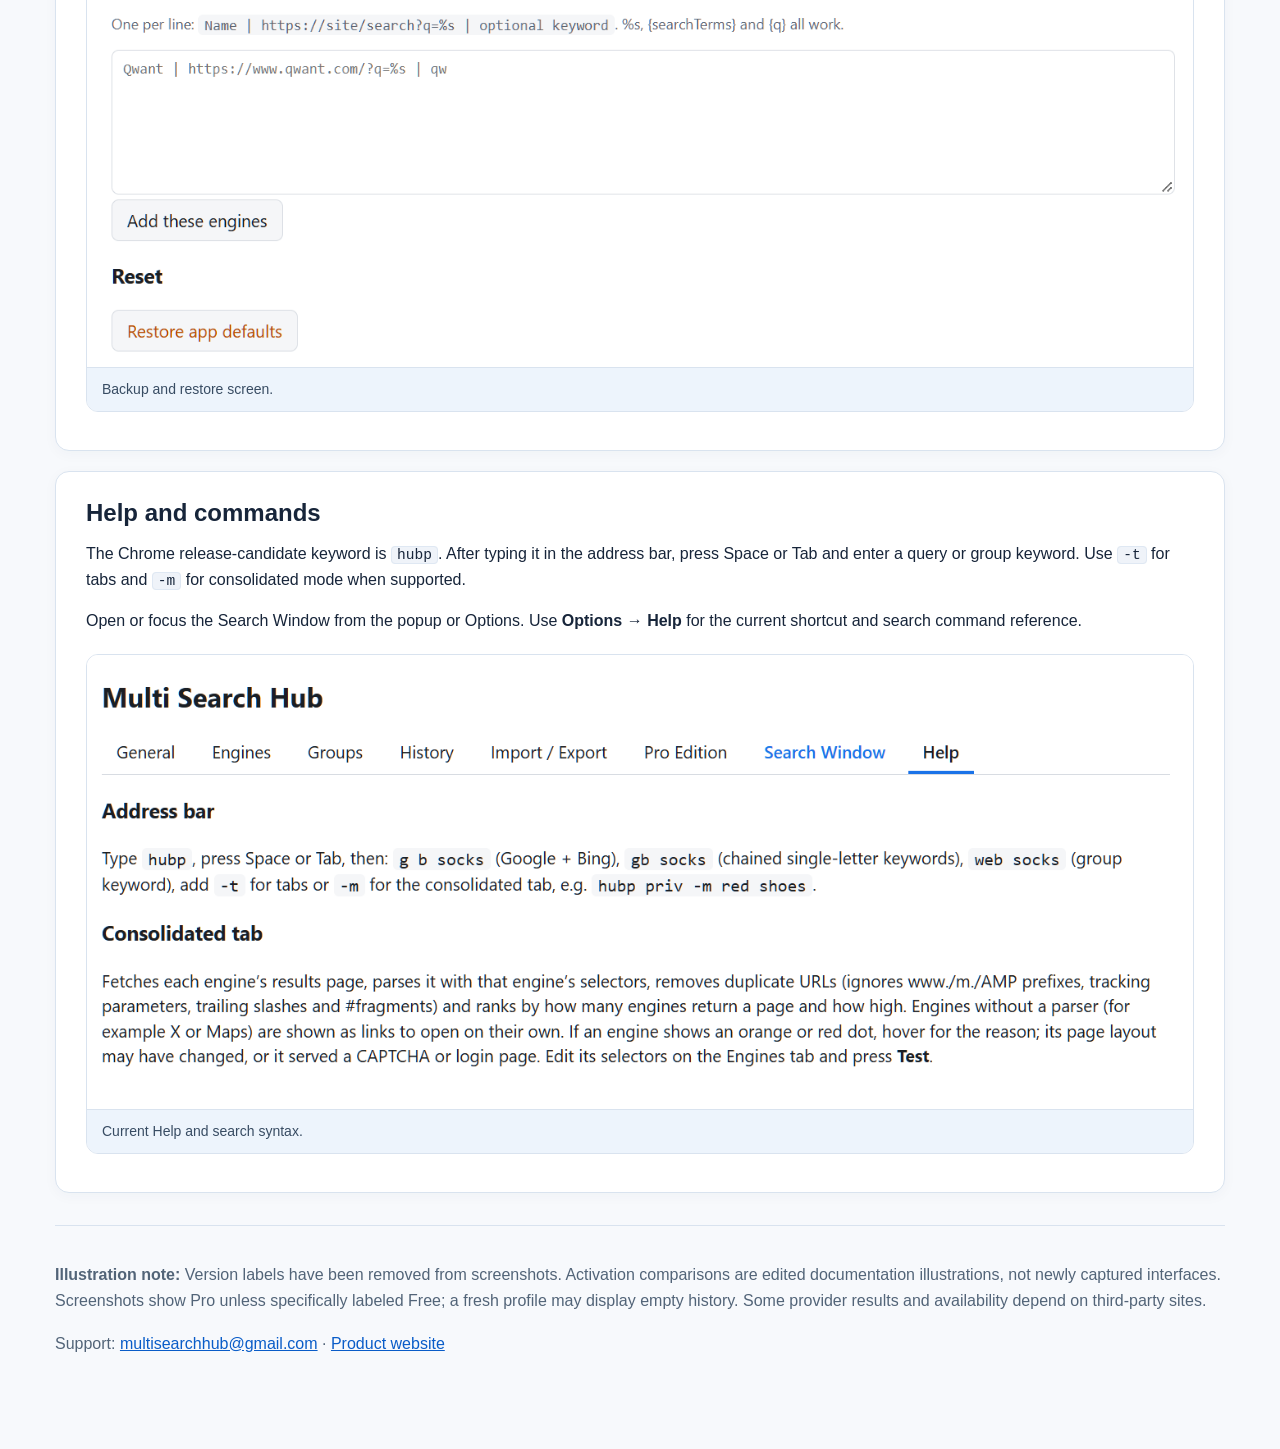
<file: guide-pro-advanced.html>
<!DOCTYPE html>

<html lang="en"><head><meta charset="utf-8"/><meta content="width=device-width,initial-scale=1" name="viewport"/><title>Multi Search Hub — Advanced Pro User Guide</title><style>
:root{color-scheme:light;--page:#f7f9fc;--surface:#fff;--ink:#17253a;--muted:#526478;--blue:#1467d8;--border:#d9e3ef;--tint:#edf4ff;--gold:#ad5700}
*{box-sizing:border-box}html{scroll-behavior:smooth}body{margin:0;background:var(--page);color:var(--ink);font:16px/1.64 "Segoe UI",Arial,sans-serif}
a{color:#095cc8}a:hover{text-decoration-thickness:2px}.frame{max-width:1210px;margin:auto;padding:0 20px 56px}
.banner{background:linear-gradient(120deg,#152f56,#1768bd);color:white;padding:40px 0 32px}.banner .frame{padding-bottom:0}
.eyebrow{text-transform:uppercase;letter-spacing:.11em;font-weight:700;font-size:12px;opacity:.84}
h1{font-size:clamp(29px,4vw,43px);line-height:1.13;margin:12px 0}h2{font-size:24px;line-height:1.25;margin:0 0 13px}h3{font-size:18px;margin:20px 0 8px}
.banner p{max-width:none;opacity:.94;white-space:nowrap}@media(max-width:1100px){.banner p{white-space:normal}}.jump{display:flex;flex-wrap:wrap;gap:9px;margin:24px 0 0}.jump a{color:white;border:1px solid #9ac5f6;border-radius:100px;padding:6px 12px;text-decoration:none;font-size:14px}
nav.related{display:flex;gap:16px;flex-wrap:wrap;background:#e8f1fd;border:1px solid var(--border);padding:14px 18px;border-radius:10px;margin:25px 0}
section{background:var(--surface);border:1px solid var(--border);border-radius:14px;margin:20px 0;padding:26px 30px;box-shadow:0 3px 14px #182d4e09}
section p{margin:9px 0 15px}ol,ul{padding-left:24px}li{margin:7px 0}figure{margin:20px 0 12px;border:1px solid var(--border);border-radius:12px;overflow:hidden;background:#fff}
figure img{display:block;width:100%;height:auto}figcaption{background:#edf4fc;color:#384c63;padding:10px 15px;font-size:14px;border-top:1px solid var(--border)}
figure.compact{max-width:960px}.two{display:grid;grid-template-columns:1fr 1fr;gap:22px;align-items:start}
.hint{background:var(--tint);border-left:4px solid var(--blue);padding:12px 17px;border-radius:6px;margin:14px 0}.caution{border-left-color:var(--gold);background:#fff6ec}
small,.small{font-size:13px;color:var(--muted)}code,kbd{background:#eff3f9;border:1px solid #dfe8f3;border-radius:4px;padding:0 5px;font: .91em Consolas,monospace}
table{border-collapse:collapse;width:100%;margin:16px 0}th,td{border:1px solid var(--border);padding:9px 12px;text-align:left;vertical-align:top}th{background:#eaf3ff}
footer{color:var(--muted);margin-top:32px;border-top:1px solid var(--border);padding:20px 0}
@media(max-width:790px){.two{grid-template-columns:1fr}section{padding:17px}.frame{padding:0 12px 32px}h2{font-size:21px}}
@media print{.banner{background:white;color:black;border-bottom:2px solid #999}.jump{display:none}section{box-shadow:none;break-inside:avoid}a{color:#174080}}
</style></head><body><header class="banner"><div class="frame"><div class="eyebrow">Multi Search Hub · Illustrated documentation</div><h1>Advanced Pro User Guide</h1><p>Advanced reference for group presets, engine readers, financial search, credentials, and diagnostics.</p><div class="jump"><a href="#modes">Search types and result modes</a><a href="#groups">Group defaults and presets</a><a href="#readers">Engine readers and validation</a><a href="#finance">Finance results and pagination</a><a href="#credentials">Credentials, history, and privacy</a><a href="#settings">Layout, storage, and backup</a><a href="#shortcuts">Help and commands</a></div></div></header><main class="frame"><nav aria-label="Other guides" class="related"><a href="guide-free.html">Free guide</a> · <a href="guide-pro.html">Pro guide</a> · <strong>Advanced Pro guide</strong></nav><section id="modes"><h2>Search types and result modes</h2><p>Choose Web, Images, Videos, or Images &amp; video. Select consolidated mode for supported readers; use separate tabs only when explicitly desired. Independent organization and presentation controls let you compare providers.</p><p>Images and video results support visual Cards and compact List options, while media-specific metadata and thumbnails remain available.</p><figure><img alt="Pro Search Window with engine partition controls." loading="lazy" src="guide-images/window-v37.png"/><figcaption>Pro Search Window with engine partition controls.</figcaption></figure><figure><img alt="Combined media results in Cards mode." loading="lazy" src="guide-images/results-cards-v37.png"/><figcaption>Combined media results in Cards mode.</figcaption></figure></section><section id="groups"><h2>Group defaults and presets</h2><p>Group Manager separates Group Settings, Saved Engine Presets, and Search Engines. An active one-time search selection differs from a saved Current Group Default, Factory Default, or named preset.</p><p>For Multi-Group Search, pick each group and its own preset. Overlapping engine IDs should only be searched once. Use the section-level All Sub-Group Engines controls for temporary adjustments.</p><figure><img alt="Group Manager cards." loading="lazy" src="guide-images/groups-v37.png"/><figcaption>Group Manager cards.</figcaption></figure><figure><img alt="Finance categories with bulk selection controls." loading="lazy" src="guide-images/finance-v37.png"/><figcaption>Finance categories with bulk selection controls.</figcaption></figure></section><section id="readers"><h2>Engine readers and validation</h2><p>Under Options → Engines, select Edit for an engine and configure URL templates using <code>{q}</code>, an optional fetch URL, and a parser. Parser selectors must match the returned HTML or JSON. A successful HTTP response does not mean usable results were extracted.</p><p>Privacy engines such as Startpage, Mojeek, and Qwant may return verification or blocked pages; manual-opening fallbacks are intentional. Finance readers marked via Bing perform site-restricted searches and validate final result URLs against the publisher domain. Never disable attribution checks simply to increase result counts.</p><figure><img alt="Two-column engine directory." loading="lazy" src="guide-images/engines-v37.png"/><figcaption>Two-column engine directory.</figcaption></figure><figure><img alt="Result grouping and source labels." loading="lazy" src="guide-images/results-web-v37.png"/><figcaption>Result grouping and source labels.</figcaption></figure></section><section id="finance"><h2>Finance results and pagination</h2><p>Finance &amp; Markets includes Financial News, Market Data, U.S. Economics, International Economics, and Economic Calendars. Sources without verified readers appear in External Finance Sources with checkboxes for controlled tab opening.</p><p>Pro maximums are upper bounds, not guarantees. Bing-backed Finance pagination uses Bing result offsets while removing duplicate URLs and off-domain results. Distinguish extracted, verified, and displayed counts when diagnosing issues.</p><figure><img alt="Finance engine categories in Options." loading="lazy" src="guide-images/finance-v37.png"/><figcaption>Finance engine categories in Options.</figcaption></figure></section><section id="credentials"><h2>Credentials, history, and privacy</h2><p>Optional saved sign-ins are encrypted under a user-provided master password and stay locked after browser restarts until unlocked. Never share that password or export credentials in plaintext.</p><p>History is local and optional in Pro. Use Recently Deleted confirmation controls for recovery or permanent deletion. Finance and other searches are sent to selected third-party sites, which apply their own policies.</p><figure><img alt="History in a fresh profile. No personal searches are displayed." loading="lazy" src="guide-images/history-v37.png"/><figcaption>History in a fresh profile. No personal searches are displayed.</figcaption></figure></section><section id="settings"><h2>Layout, storage, and backup</h2><p>Use General to configure default group, theme, consolidation, result limits, tab placement, and history. The open Search Window updates its theme as settings change and can recover after an unpacked extension reload.</p><p>Export settings as JSON before any major update. Keep a rollback copy of the previous extension ZIP and avoid reinstalling the extension when upgrading its files.</p><figure><img alt="General preferences and Pro limits." loading="lazy" src="guide-images/general-v37.png"/><figcaption>General preferences and Pro limits.</figcaption></figure><figure><img alt="Backup and restore screen." loading="lazy" src="guide-images/backup-v37.png"/><figcaption>Backup and restore screen.</figcaption></figure></section><section id="shortcuts"><h2>Help and commands</h2><p>The Chrome release-candidate keyword is <code>hubp</code>. After typing it in the address bar, press Space or Tab and enter a query or group keyword. Use <code>-t</code> for tabs and <code>-m</code> for consolidated mode when supported.</p><p>Open or focus the Search Window from the popup or Options. Use <strong>Options → Help</strong> for the current shortcut and search command reference.</p><figure><img alt="Current Help and search syntax." loading="lazy" src="guide-images/help-v37.png"/><figcaption>Current Help and search syntax.</figcaption></figure></section><footer><p><strong>Illustration note: </strong> Version labels have been removed from screenshots. Activation comparisons are edited documentation illustrations, not newly captured interfaces. Screenshots show Pro unless specifically labeled Free; a fresh profile may display empty history. Some provider results and availability depend on third-party sites.</p><p>Support: <a href="mailto:multisearchhub@gmail.com">multisearchhub@gmail.com</a> · <a href="https://multi-search-hub.github.io/">Product website</a></p></footer></main></body></html>
</file>
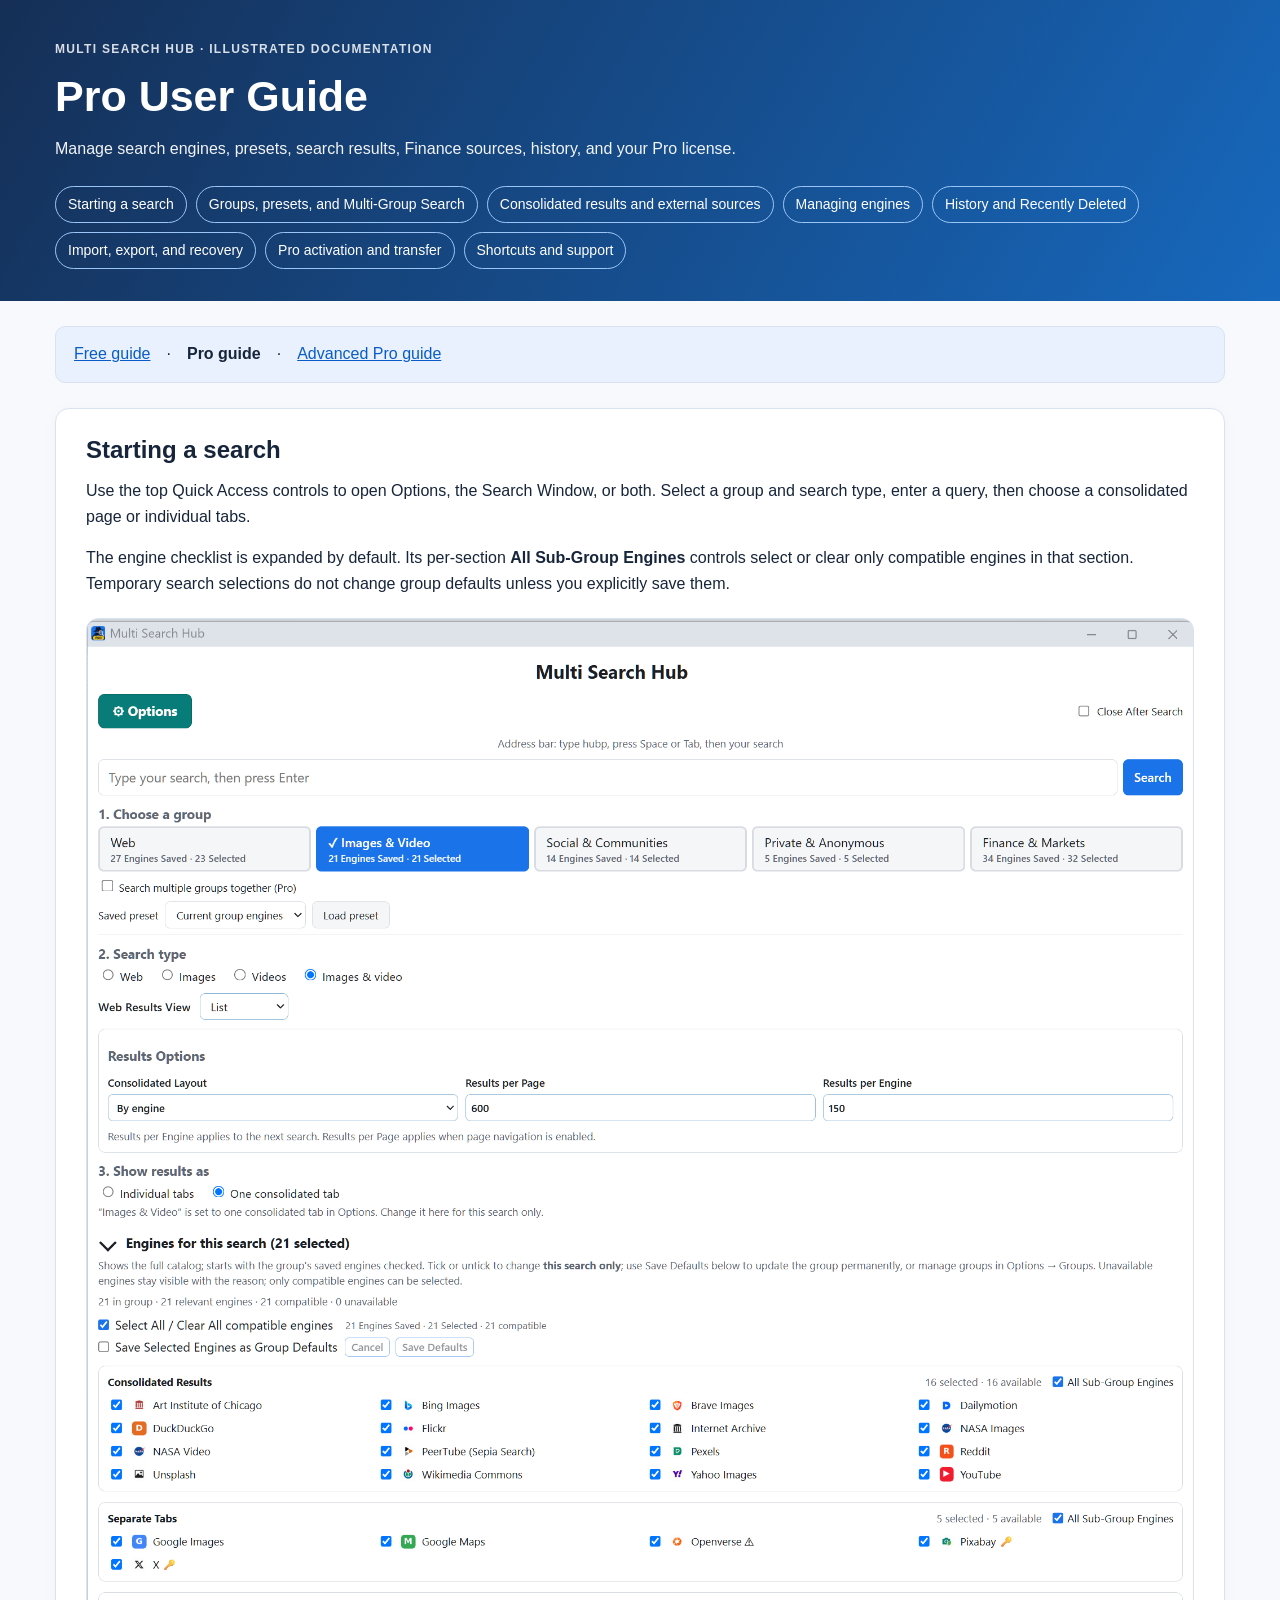
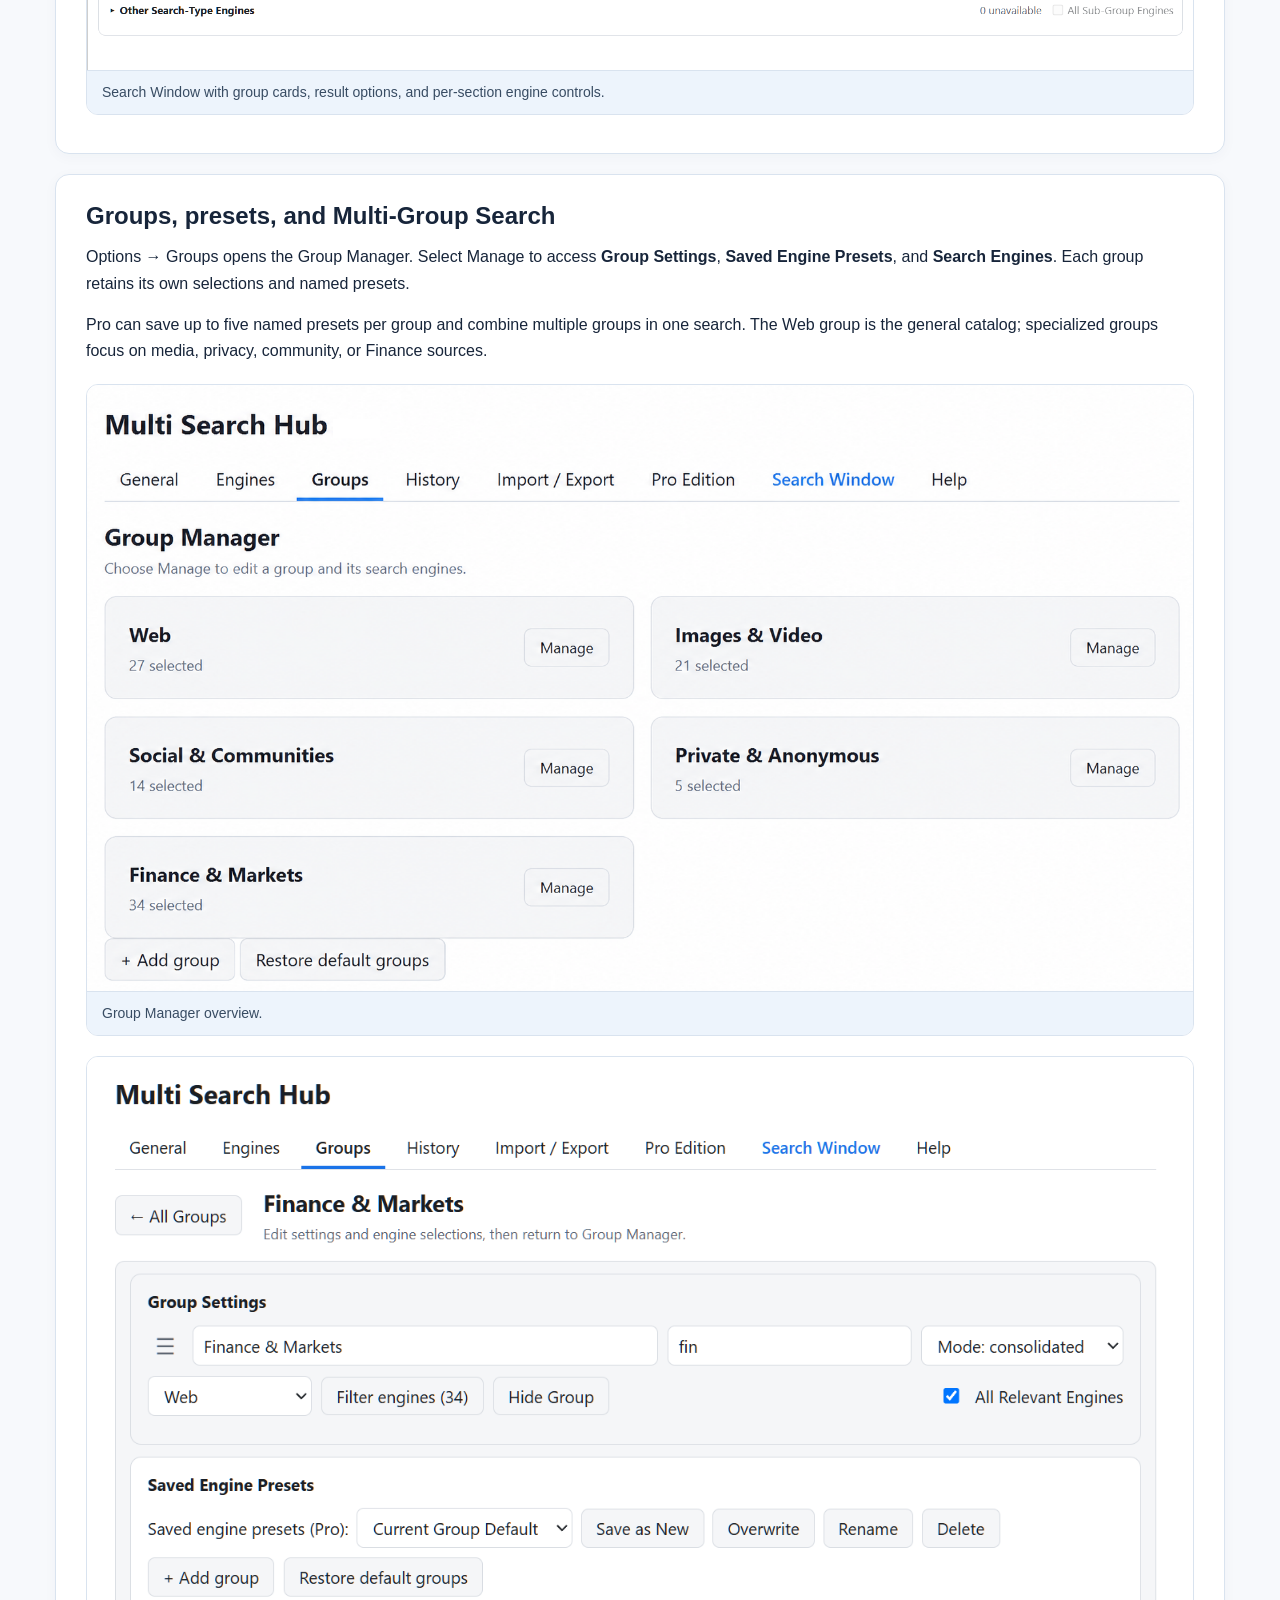
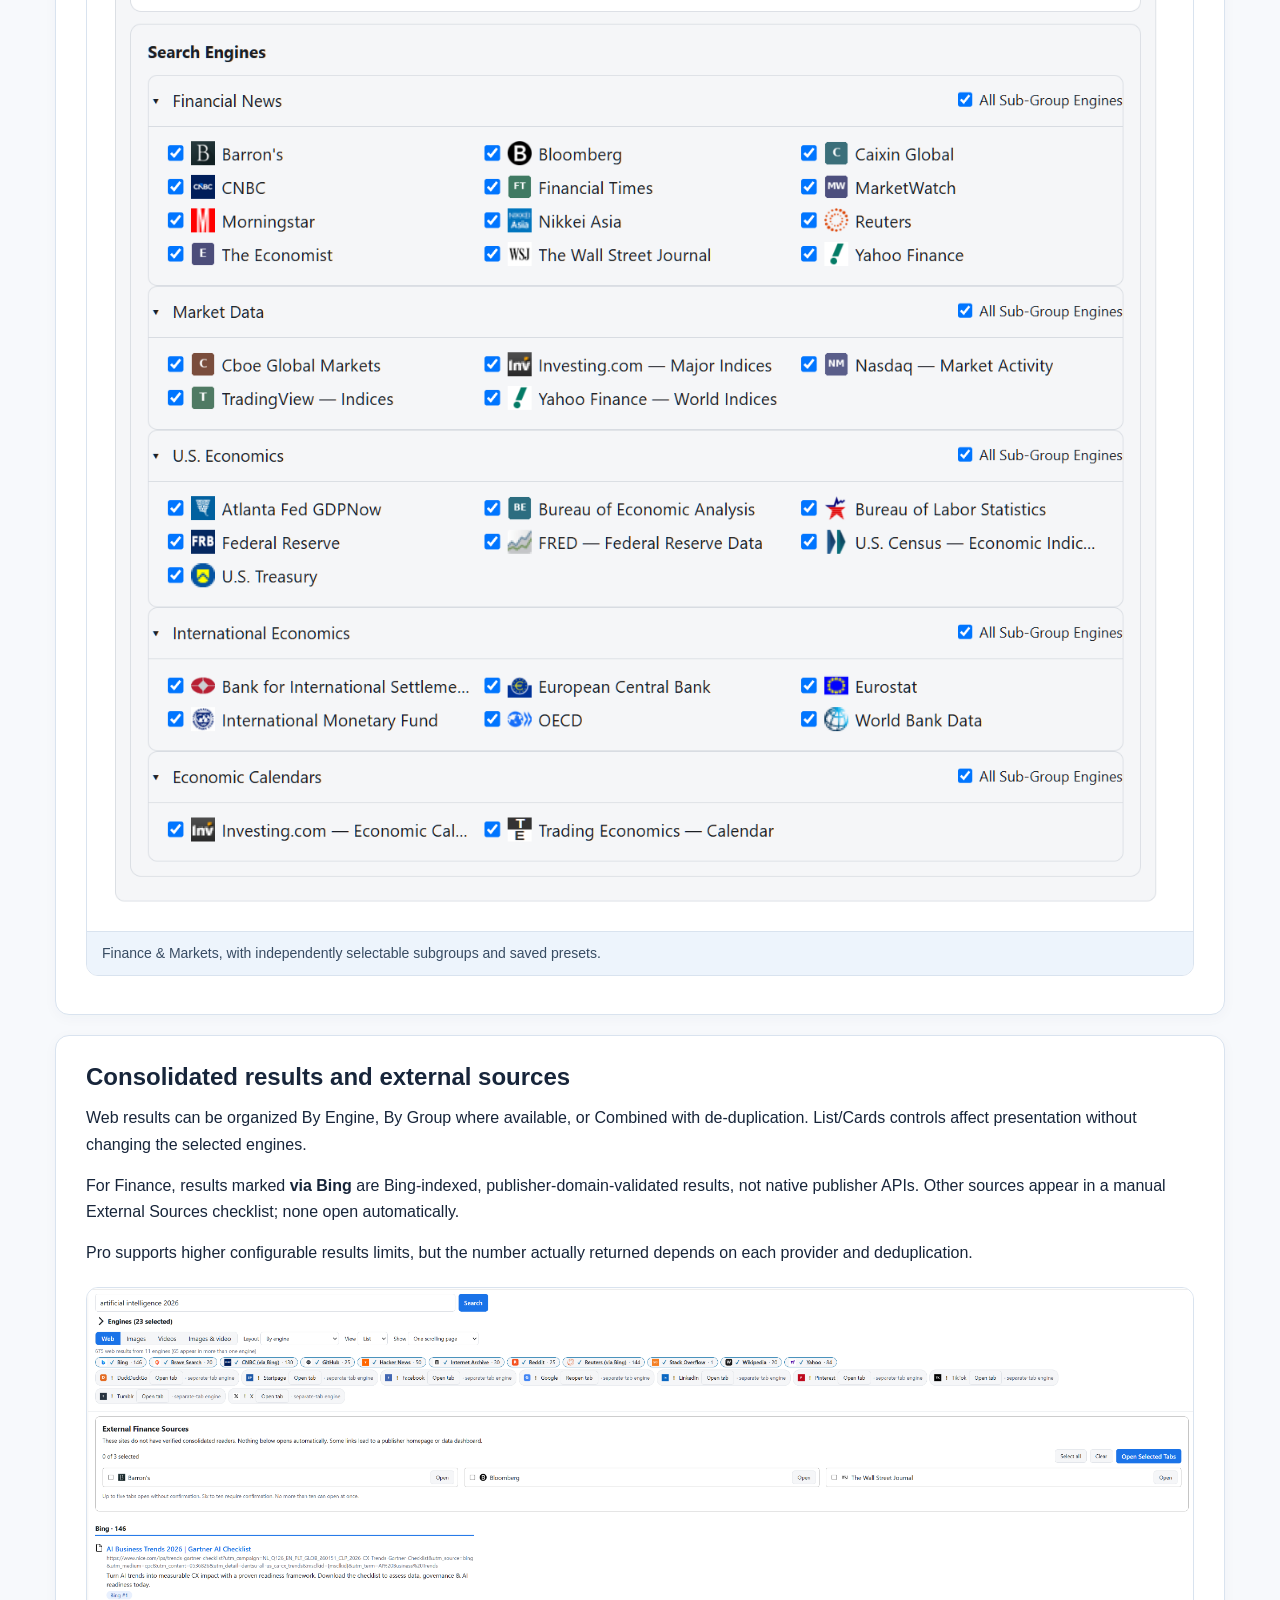
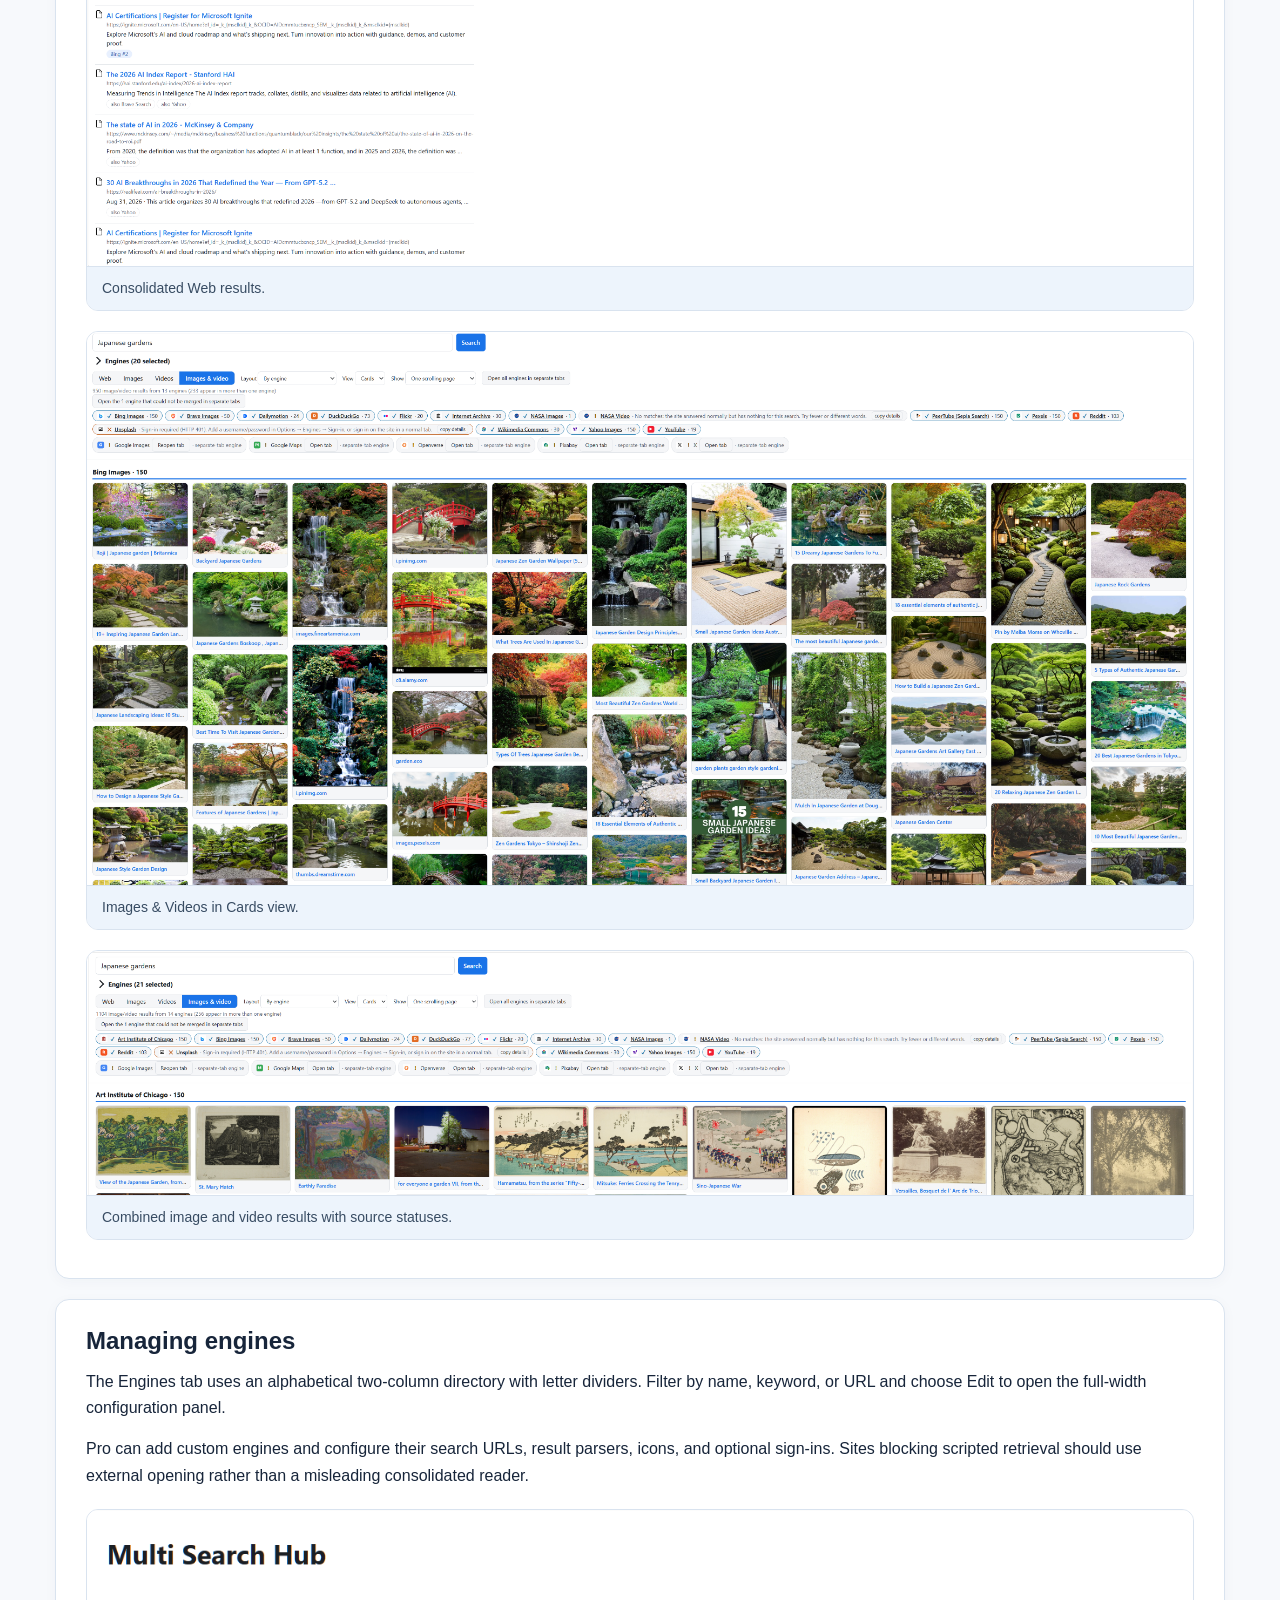
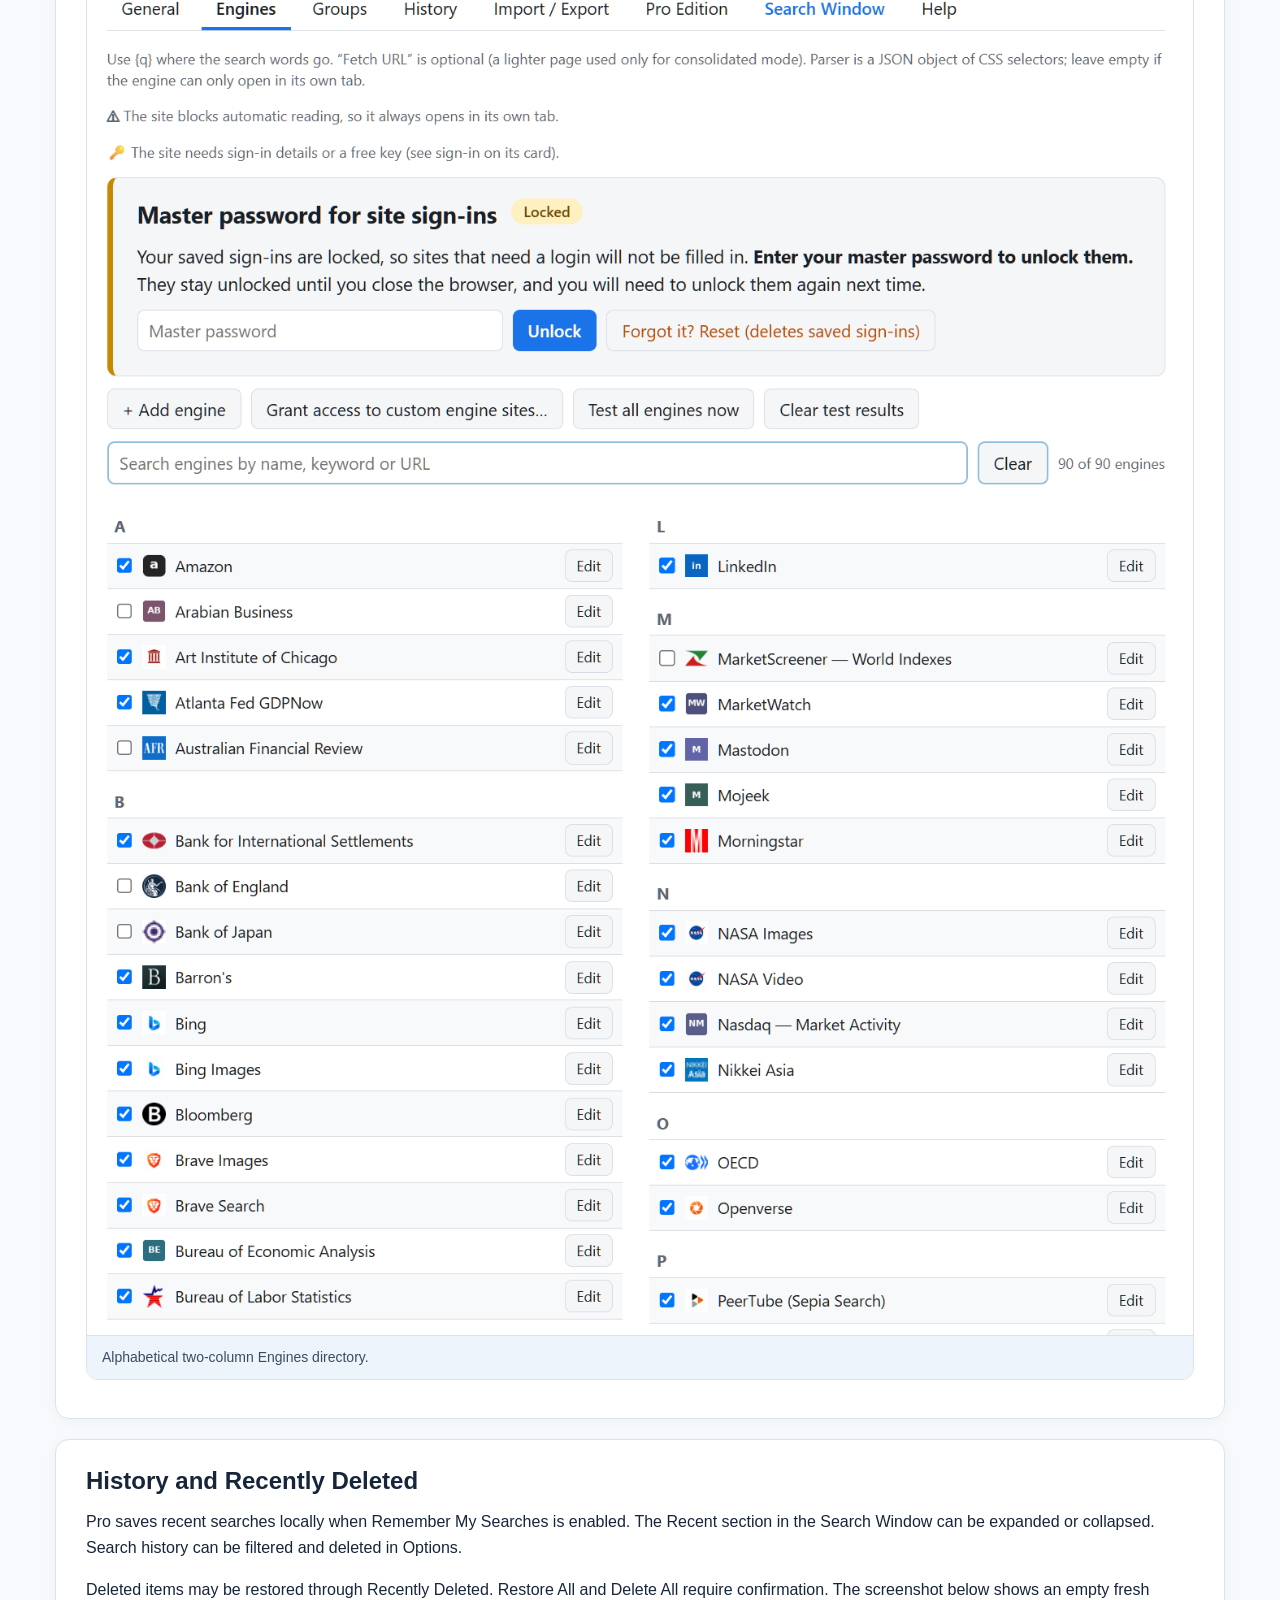
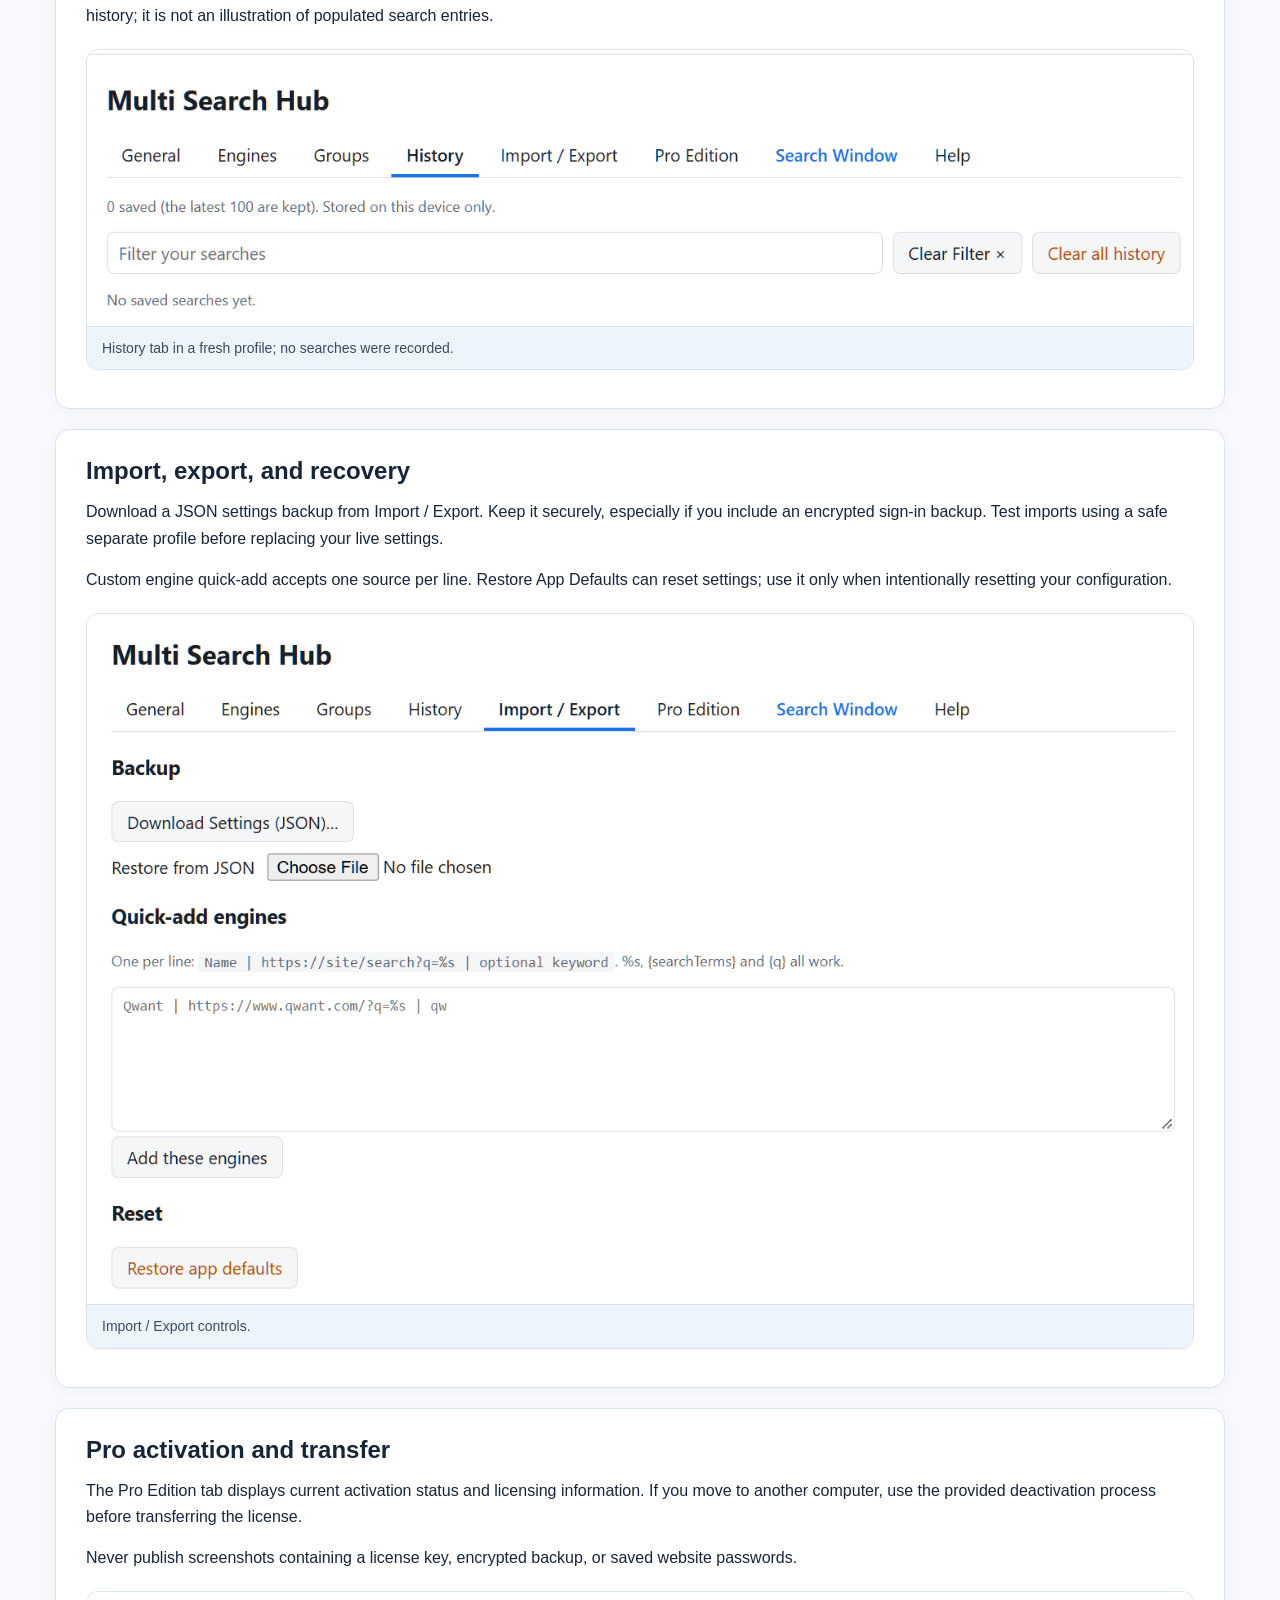
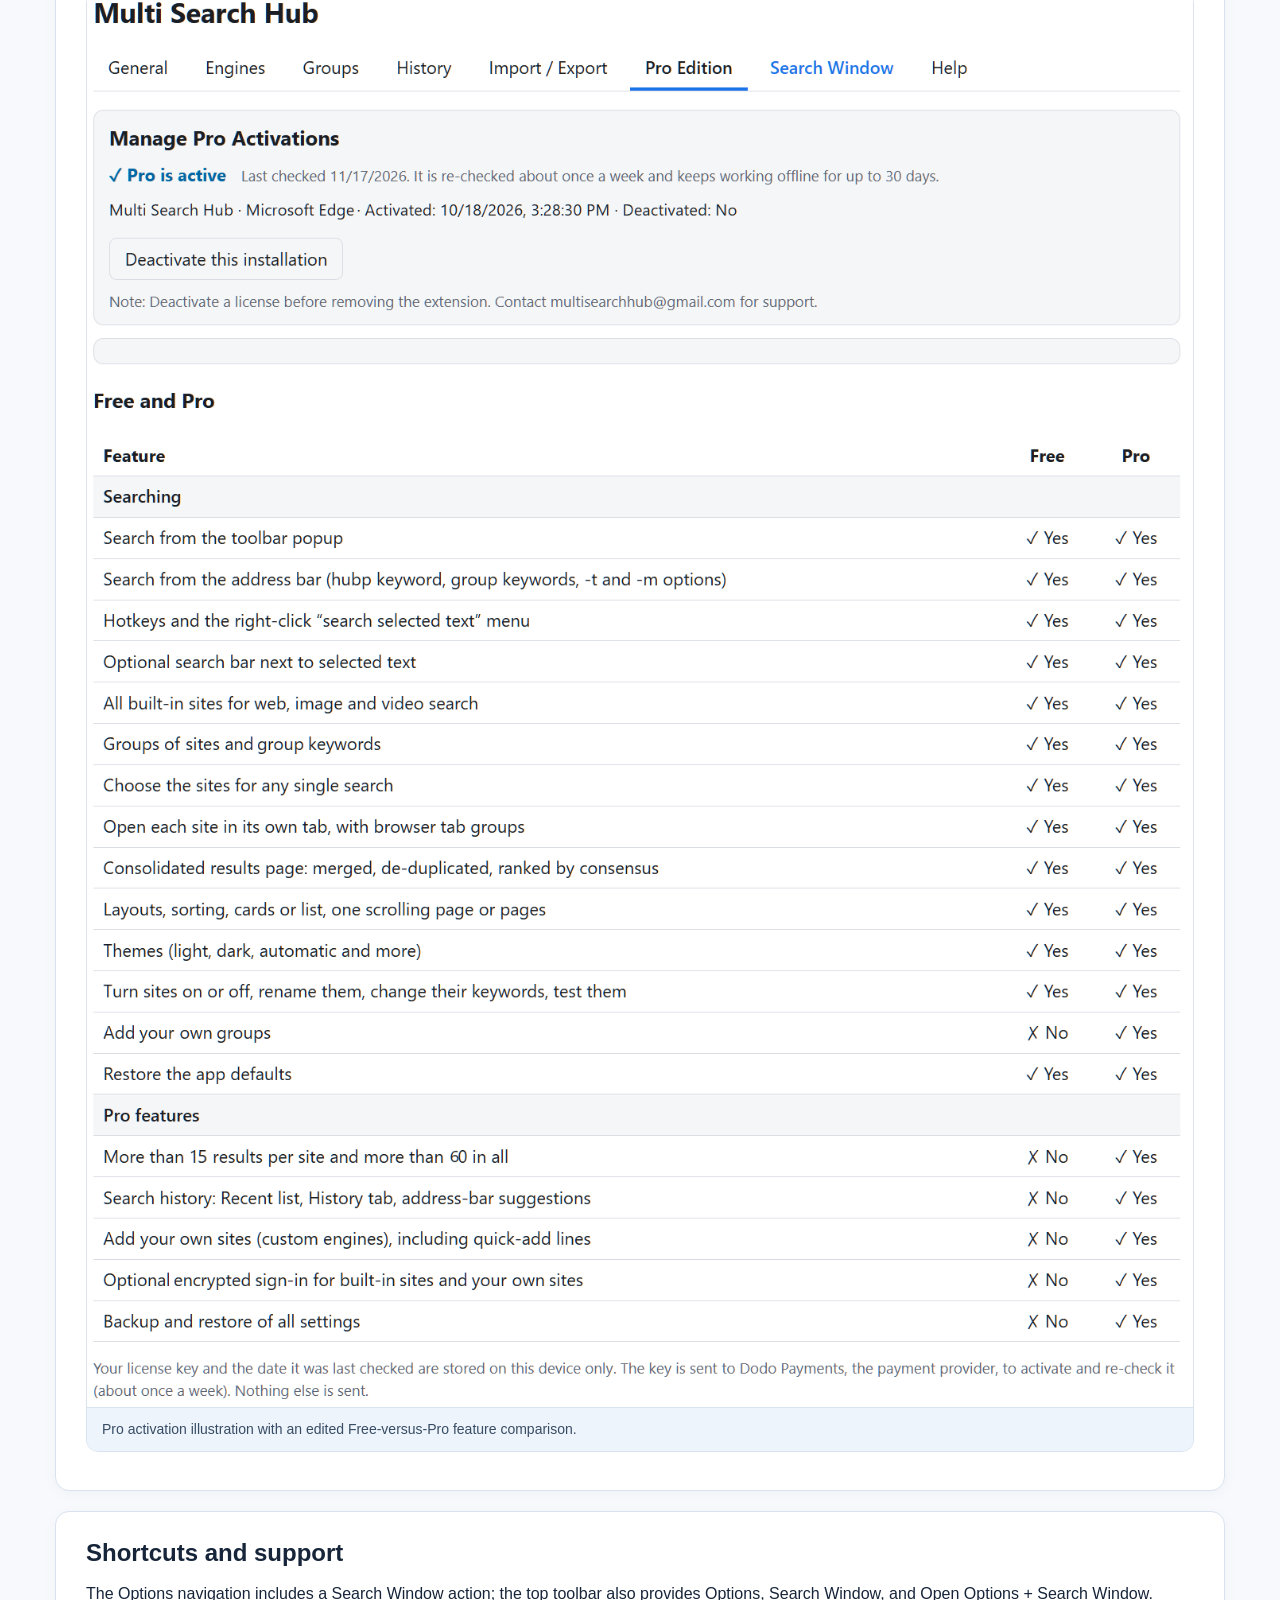
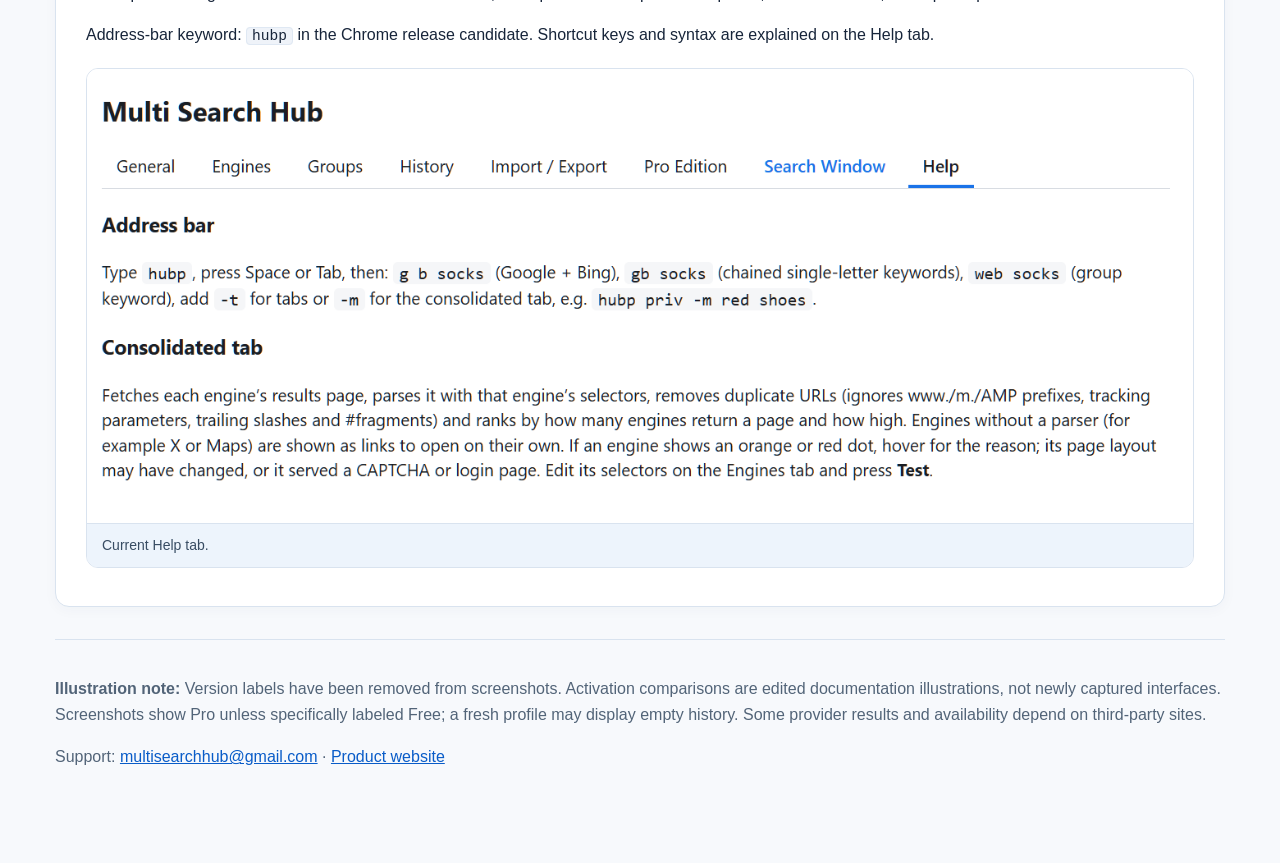
<file: guide-pro.html>
<!DOCTYPE html>

<html lang="en"><head><meta charset="utf-8"/><meta content="width=device-width,initial-scale=1" name="viewport"/><title>Multi Search Hub — Pro User Guide</title><style>
:root{color-scheme:light;--page:#f7f9fc;--surface:#fff;--ink:#17253a;--muted:#526478;--blue:#1467d8;--border:#d9e3ef;--tint:#edf4ff;--gold:#ad5700}
*{box-sizing:border-box}html{scroll-behavior:smooth}body{margin:0;background:var(--page);color:var(--ink);font:16px/1.64 "Segoe UI",Arial,sans-serif}
a{color:#095cc8}a:hover{text-decoration-thickness:2px}.frame{max-width:1210px;margin:auto;padding:0 20px 56px}
.banner{background:linear-gradient(120deg,#152f56,#1768bd);color:white;padding:40px 0 32px}.banner .frame{padding-bottom:0}
.eyebrow{text-transform:uppercase;letter-spacing:.11em;font-weight:700;font-size:12px;opacity:.84}
h1{font-size:clamp(29px,4vw,43px);line-height:1.13;margin:12px 0}h2{font-size:24px;line-height:1.25;margin:0 0 13px}h3{font-size:18px;margin:20px 0 8px}
.banner p{max-width:none;opacity:.94;white-space:nowrap}@media(max-width:1100px){.banner p{white-space:normal}}.jump{display:flex;flex-wrap:wrap;gap:9px;margin:24px 0 0}.jump a{color:white;border:1px solid #9ac5f6;border-radius:100px;padding:6px 12px;text-decoration:none;font-size:14px}
nav.related{display:flex;gap:16px;flex-wrap:wrap;background:#e8f1fd;border:1px solid var(--border);padding:14px 18px;border-radius:10px;margin:25px 0}
section{background:var(--surface);border:1px solid var(--border);border-radius:14px;margin:20px 0;padding:26px 30px;box-shadow:0 3px 14px #182d4e09}
section p{margin:9px 0 15px}ol,ul{padding-left:24px}li{margin:7px 0}figure{margin:20px 0 12px;border:1px solid var(--border);border-radius:12px;overflow:hidden;background:#fff}
figure img{display:block;width:100%;height:auto}figcaption{background:#edf4fc;color:#384c63;padding:10px 15px;font-size:14px;border-top:1px solid var(--border)}
figure.compact{max-width:960px}.two{display:grid;grid-template-columns:1fr 1fr;gap:22px;align-items:start}
.hint{background:var(--tint);border-left:4px solid var(--blue);padding:12px 17px;border-radius:6px;margin:14px 0}.caution{border-left-color:var(--gold);background:#fff6ec}
small,.small{font-size:13px;color:var(--muted)}code,kbd{background:#eff3f9;border:1px solid #dfe8f3;border-radius:4px;padding:0 5px;font: .91em Consolas,monospace}
table{border-collapse:collapse;width:100%;margin:16px 0}th,td{border:1px solid var(--border);padding:9px 12px;text-align:left;vertical-align:top}th{background:#eaf3ff}
footer{color:var(--muted);margin-top:32px;border-top:1px solid var(--border);padding:20px 0}
@media(max-width:790px){.two{grid-template-columns:1fr}section{padding:17px}.frame{padding:0 12px 32px}h2{font-size:21px}}
@media print{.banner{background:white;color:black;border-bottom:2px solid #999}.jump{display:none}section{box-shadow:none;break-inside:avoid}a{color:#174080}}
</style></head><body><header class="banner"><div class="frame"><div class="eyebrow">Multi Search Hub · Illustrated documentation</div><h1>Pro User Guide</h1><p>Manage search engines, presets, search results, Finance sources, history, and your Pro license.</p><div class="jump"><a href="#start">Starting a search</a><a href="#groups">Groups, presets, and Multi-Group Search</a><a href="#results">Consolidated results and external sources</a><a href="#engines">Managing engines</a><a href="#history">History and Recently Deleted</a><a href="#backup">Import, export, and recovery</a><a href="#license">Pro activation and transfer</a><a href="#help">Shortcuts and support</a></div></div></header><main class="frame"><nav aria-label="Other guides" class="related"><a href="guide-free.html">Free guide</a> · <strong>Pro guide</strong> · <a href="guide-pro-advanced.html">Advanced Pro guide</a></nav><section id="start"><h2>Starting a search</h2><p>Use the top Quick Access controls to open Options, the Search Window, or both. Select a group and search type, enter a query, then choose a consolidated page or individual tabs.</p><p>The engine checklist is expanded by default. Its per-section <strong>All Sub-Group Engines</strong> controls select or clear only compatible engines in that section. Temporary search selections do not change group defaults unless you explicitly save them.</p><figure><img alt="Search Window with group cards, result options, and per-section engine controls." loading="lazy" src="guide-images/window-v37.png"/><figcaption>Search Window with group cards, result options, and per-section engine controls.</figcaption></figure></section><section id="groups"><h2>Groups, presets, and Multi-Group Search</h2><p>Options → Groups opens the Group Manager. Select Manage to access <strong>Group Settings</strong>, <strong>Saved Engine Presets</strong>, and <strong>Search Engines</strong>. Each group retains its own selections and named presets.</p><p>Pro can save up to five named presets per group and combine multiple groups in one search. The Web group is the general catalog; specialized groups focus on media, privacy, community, or Finance sources.</p><figure><img alt="Group Manager overview." loading="lazy" src="guide-images/groups-v37.png"/><figcaption>Group Manager overview.</figcaption></figure><figure><img alt="Finance &amp; Markets, with independently selectable subgroups and saved presets." loading="lazy" src="guide-images/finance-v37.png"/><figcaption>Finance &amp; Markets, with independently selectable subgroups and saved presets.</figcaption></figure></section><section id="results"><h2>Consolidated results and external sources</h2><p>Web results can be organized By Engine, By Group where available, or Combined with de-duplication. List/Cards controls affect presentation without changing the selected engines.</p><p>For Finance, results marked <strong>via Bing</strong> are Bing-indexed, publisher-domain-validated results, not native publisher APIs. Other sources appear in a manual External Sources checklist; none open automatically.</p><p>Pro supports higher configurable results limits, but the number actually returned depends on each provider and deduplication.</p><figure><img alt="Consolidated Web results." loading="lazy" src="guide-images/results-web-v37.png"/><figcaption>Consolidated Web results.</figcaption></figure><figure><img alt="Images &amp; Videos in Cards view." loading="lazy" src="guide-images/results-cards-v37.png"/><figcaption>Images &amp; Videos in Cards view.</figcaption></figure><figure><img alt="Combined image and video results with source statuses." loading="lazy" src="guide-images/results-media-v37.png"/><figcaption>Combined image and video results with source statuses.</figcaption></figure></section><section id="engines"><h2>Managing engines</h2><p>The Engines tab uses an alphabetical two-column directory with letter dividers. Filter by name, keyword, or URL and choose Edit to open the full-width configuration panel.</p><p>Pro can add custom engines and configure their search URLs, result parsers, icons, and optional sign-ins. Sites blocking scripted retrieval should use external opening rather than a misleading consolidated reader.</p><figure><img alt="Alphabetical two-column Engines directory." loading="lazy" src="guide-images/engines-v37.png"/><figcaption>Alphabetical two-column Engines directory.</figcaption></figure></section><section id="history"><h2>History and Recently Deleted</h2><p>Pro saves recent searches locally when Remember My Searches is enabled. The Recent section in the Search Window can be expanded or collapsed. Search history can be filtered and deleted in Options.</p><p>Deleted items may be restored through Recently Deleted. Restore All and Delete All require confirmation. The screenshot below shows an empty fresh history; it is not an illustration of populated search entries.</p><figure><img alt="History tab in a fresh profile; no searches were recorded." loading="lazy" src="guide-images/history-v37.png"/><figcaption>History tab in a fresh profile; no searches were recorded.</figcaption></figure></section><section id="backup"><h2>Import, export, and recovery</h2><p>Download a JSON settings backup from Import / Export. Keep it securely, especially if you include an encrypted sign-in backup. Test imports using a safe separate profile before replacing your live settings.</p><p>Custom engine quick-add accepts one source per line. Restore App Defaults can reset settings; use it only when intentionally resetting your configuration.</p><figure><img alt="Import / Export controls." loading="lazy" src="guide-images/backup-v37.png"/><figcaption>Import / Export controls.</figcaption></figure></section><section id="license"><h2>Pro activation and transfer</h2><p>The Pro Edition tab displays current activation status and licensing information. If you move to another computer, use the provided deactivation process before transferring the license.</p><p>Never publish screenshots containing a license key, encrypted backup, or saved website passwords.</p><figure><img alt="Pro activation illustration with an edited Free-versus-Pro feature comparison." loading="lazy" src="guide-images/pro-v37.png"/><figcaption>Pro activation illustration with an edited Free-versus-Pro feature comparison.</figcaption></figure></section><section id="help"><h2>Shortcuts and support</h2><p>The Options navigation includes a Search Window action; the top toolbar also provides Options, Search Window, and Open Options + Search Window.</p><p>Address-bar keyword: <code>hubp</code> in the Chrome release candidate. Shortcut keys and syntax are explained on the Help tab.</p><figure><img alt="Current Help tab." loading="lazy" src="guide-images/help-v37.png"/><figcaption>Current Help tab.</figcaption></figure></section><footer><p><strong>Illustration note: </strong> Version labels have been removed from screenshots. Activation comparisons are edited documentation illustrations, not newly captured interfaces. Screenshots show Pro unless specifically labeled Free; a fresh profile may display empty history. Some provider results and availability depend on third-party sites.</p><p>Support: <a href="mailto:multisearchhub@gmail.com">multisearchhub@gmail.com</a> · <a href="https://multi-search-hub.github.io/">Product website</a></p></footer></main></body></html>
</file>
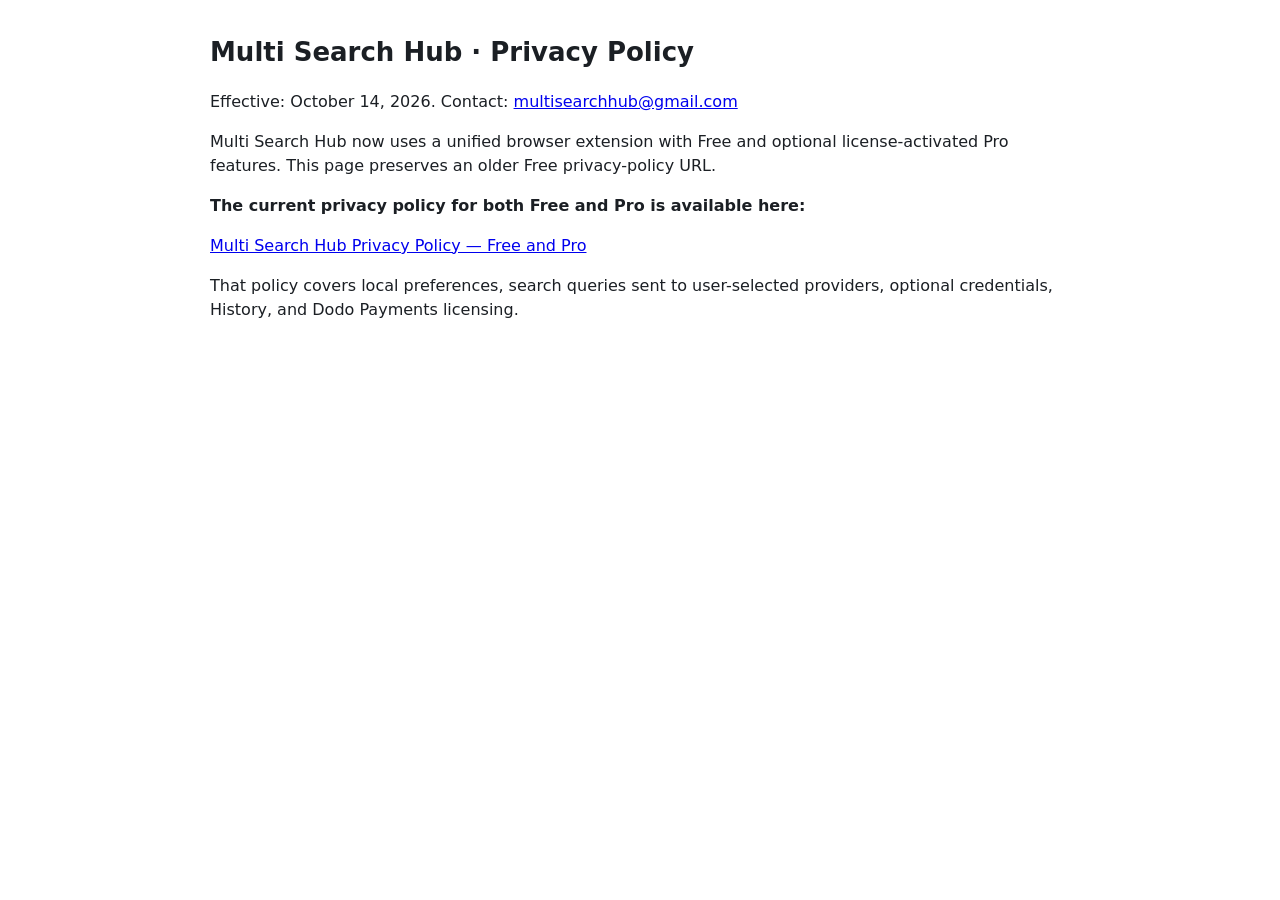
<file: privacy-free.html>
<!doctype html><html lang="en"><head><meta charset="utf-8"><meta name="viewport" content="width=device-width,initial-scale=1"><title>Multi Search Hub Privacy Policy</title><style>body{font-family:"Segoe UI",system-ui,sans-serif;max-width:860px;margin:0 auto;padding:16px;line-height:1.5;color:#1b1f24;background:#fff}h1{font-size:26px}h2{font-size:20px;margin-top:28px;border-bottom:1px solid #d5d9df;padding-bottom:4px}table{border-collapse:collapse;width:100%;font-size:15px}td,th{border-bottom:1px solid #d5d9df;padding:6px 8px;text-align:left;vertical-align:top}.note{border-left:4px solid #b84a00;background:#fdeee3;padding:8px 12px;border-radius:0 8px 8px 0}@media(prefers-color-scheme:dark){body{background:#14171b;color:#eceff3}td,th,h2{border-color:#343a42}.note{background:#3a2616}a{color:#9bc9ff}}</style></head><body><h1>Multi Search Hub · Privacy Policy</h1><p>Effective: October 14, 2026. Contact: <a href="mailto:multisearchhub@gmail.com">multisearchhub@gmail.com</a></p><p>Multi Search Hub now uses a unified browser extension with Free and optional license-activated Pro features. This page preserves an older Free privacy-policy URL.</p><p><b>The current privacy policy for both Free and Pro is available here:</b></p><p><a href="https://multi-search-hub.github.io/privacy-pro.html">Multi Search Hub Privacy Policy — Free and Pro</a></p><p>That policy covers local preferences, search queries sent to user-selected providers, optional credentials, History, and Dodo Payments licensing.</p></body></html>
</file>
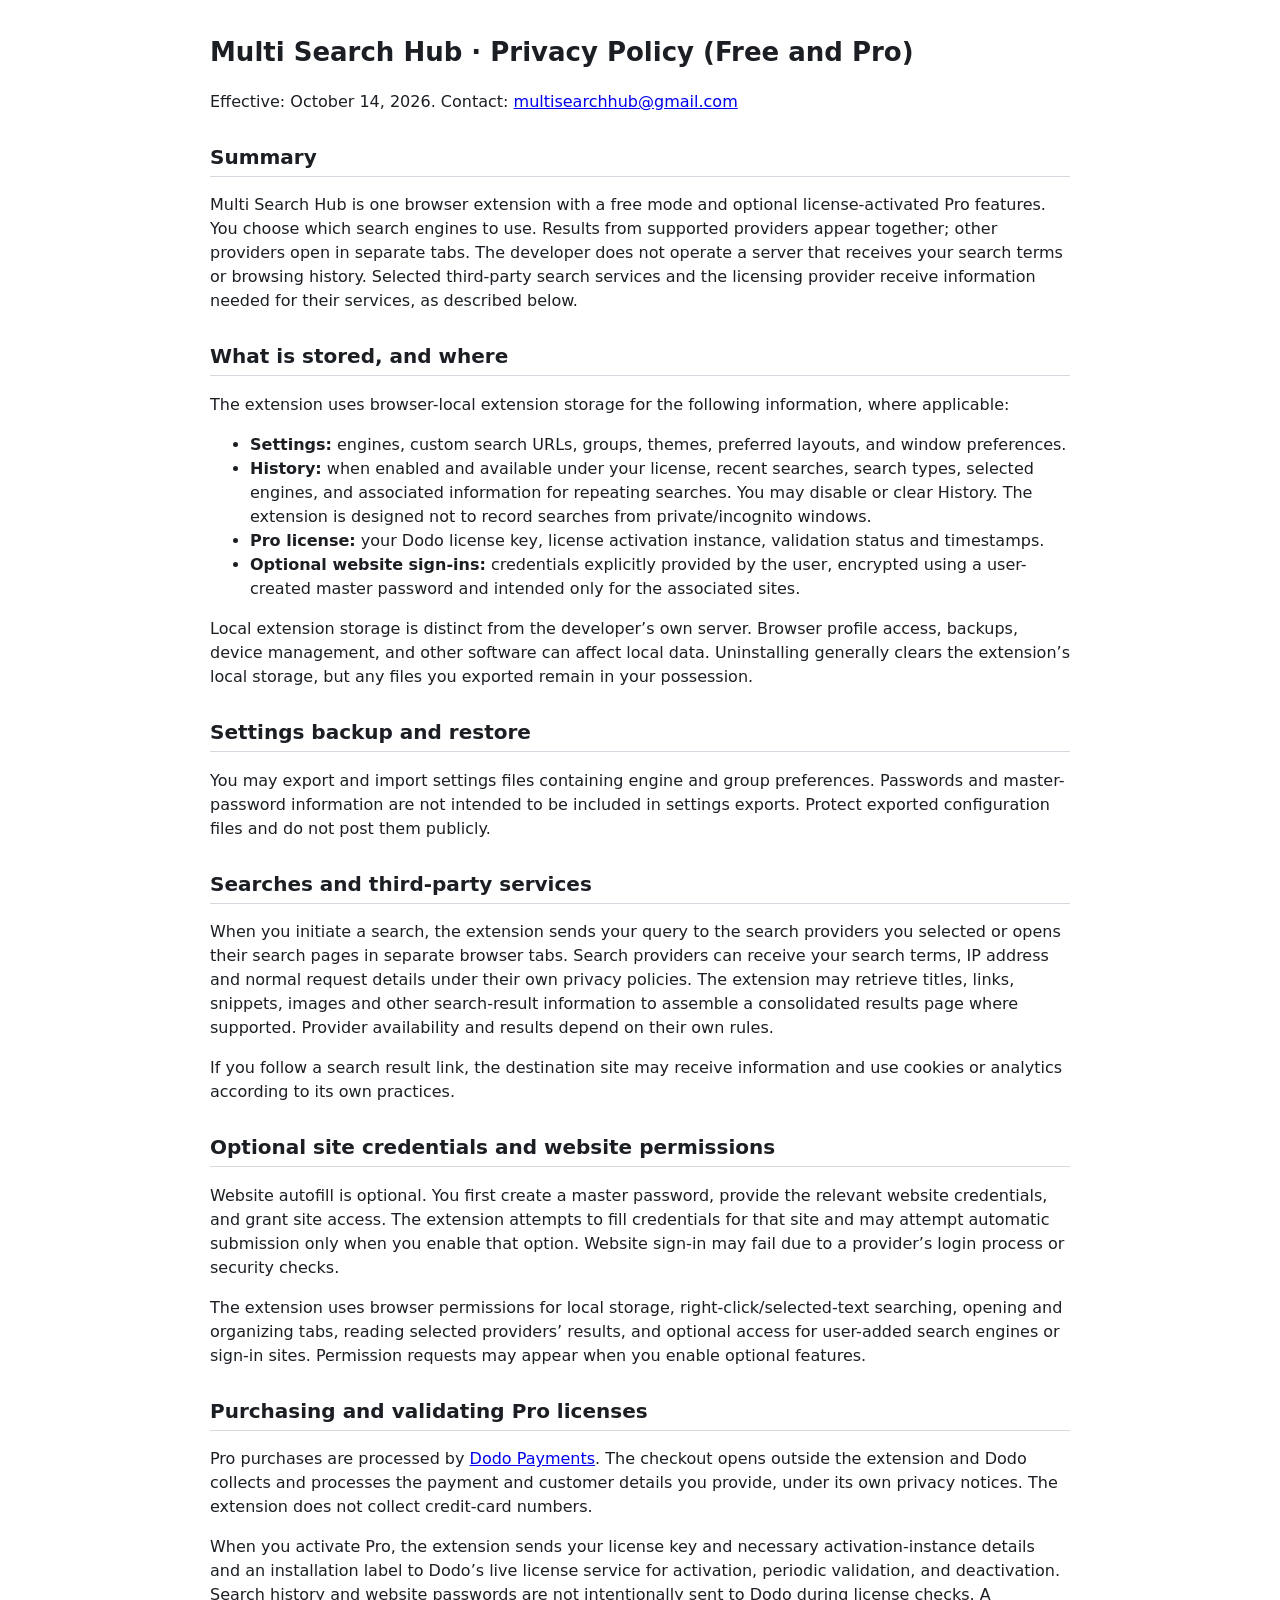
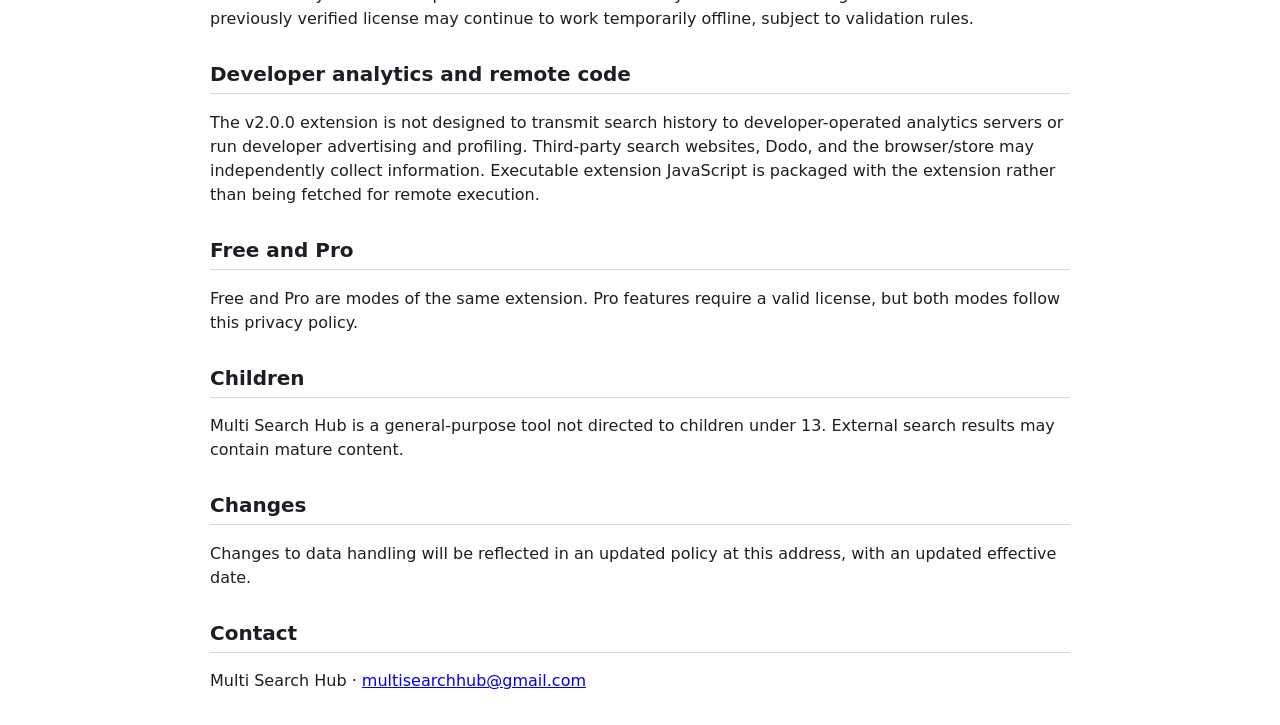
<file: privacy-pro.html>
<!doctype html><html lang="en"><head><meta charset="utf-8"><meta name="viewport" content="width=device-width,initial-scale=1"><title>Multi Search Hub Privacy Policy — Free and Pro</title><style>body{font-family:"Segoe UI",system-ui,sans-serif;max-width:860px;margin:0 auto;padding:16px;line-height:1.5;color:#1b1f24;background:#fff}h1{font-size:26px}h2{font-size:20px;margin-top:28px;border-bottom:1px solid #d5d9df;padding-bottom:4px}table{border-collapse:collapse;width:100%;font-size:15px}td,th{border-bottom:1px solid #d5d9df;padding:6px 8px;text-align:left;vertical-align:top}.note{border-left:4px solid #b84a00;background:#fdeee3;padding:8px 12px;border-radius:0 8px 8px 0}@media(prefers-color-scheme:dark){body{background:#14171b;color:#eceff3}td,th,h2{border-color:#343a42}.note{background:#3a2616}a{color:#9bc9ff}}</style></head><body><h1>Multi Search Hub · Privacy Policy (Free and Pro)</h1><p>Effective: October 14, 2026. Contact: <a href="mailto:multisearchhub@gmail.com">multisearchhub@gmail.com</a></p>
<h2>Summary</h2><p>Multi Search Hub is one browser extension with a free mode and optional license-activated Pro features. You choose which search engines to use. Results from supported providers appear together; other providers open in separate tabs. The developer does not operate a server that receives your search terms or browsing history. Selected third-party search services and the licensing provider receive information needed for their services, as described below.</p>
<h2>What is stored, and where</h2><p>The extension uses browser-local extension storage for the following information, where applicable:</p><ul><li><b>Settings:</b> engines, custom search URLs, groups, themes, preferred layouts, and window preferences.</li><li><b>History:</b> when enabled and available under your license, recent searches, search types, selected engines, and associated information for repeating searches. You may disable or clear History. The extension is designed not to record searches from private/incognito windows.</li><li><b>Pro license:</b> your Dodo license key, license activation instance, validation status and timestamps.</li><li><b>Optional website sign-ins:</b> credentials explicitly provided by the user, encrypted using a user-created master password and intended only for the associated sites.</li></ul><p>Local extension storage is distinct from the developer’s own server. Browser profile access, backups, device management, and other software can affect local data. Uninstalling generally clears the extension’s local storage, but any files you exported remain in your possession.</p>
<h2>Settings backup and restore</h2><p>You may export and import settings files containing engine and group preferences. Passwords and master-password information are not intended to be included in settings exports. Protect exported configuration files and do not post them publicly.</p>
<h2>Searches and third-party services</h2><p>When you initiate a search, the extension sends your query to the search providers you selected or opens their search pages in separate browser tabs. Search providers can receive your search terms, IP address and normal request details under their own privacy policies. The extension may retrieve titles, links, snippets, images and other search-result information to assemble a consolidated results page where supported. Provider availability and results depend on their own rules.</p><p>If you follow a search result link, the destination site may receive information and use cookies or analytics according to its own practices.</p>
<h2>Optional site credentials and website permissions</h2><p>Website autofill is optional. You first create a master password, provide the relevant website credentials, and grant site access. The extension attempts to fill credentials for that site and may attempt automatic submission only when you enable that option. Website sign-in may fail due to a provider’s login process or security checks.</p><p>The extension uses browser permissions for local storage, right-click/selected-text searching, opening and organizing tabs, reading selected providers’ results, and optional access for user-added search engines or sign-in sites. Permission requests may appear when you enable optional features.</p>
<h2>Purchasing and validating Pro licenses</h2><p>Pro purchases are processed by <a href="https://dodopayments.com/">Dodo Payments</a>. The checkout opens outside the extension and Dodo collects and processes the payment and customer details you provide, under its own privacy notices. The extension does not collect credit-card numbers.</p><p>When you activate Pro, the extension sends your license key and necessary activation-instance details and an installation label to Dodo’s live license service for activation, periodic validation, and deactivation. Search history and website passwords are not intentionally sent to Dodo during license checks. A previously verified license may continue to work temporarily offline, subject to validation rules.</p>
<h2>Developer analytics and remote code</h2><p>The v2.0.0 extension is not designed to transmit search history to developer-operated analytics servers or run developer advertising and profiling. Third-party search websites, Dodo, and the browser/store may independently collect information. Executable extension JavaScript is packaged with the extension rather than being fetched for remote execution.</p>
<h2>Free and Pro</h2><p>Free and Pro are modes of the same extension. Pro features require a valid license, but both modes follow this privacy policy.</p>
<h2>Children</h2><p>Multi Search Hub is a general-purpose tool not directed to children under 13. External search results may contain mature content.</p>
<h2>Changes</h2><p>Changes to data handling will be reflected in an updated policy at this address, with an updated effective date.</p>
<h2>Contact</h2><p>Multi Search Hub · <a href="mailto:multisearchhub@gmail.com">multisearchhub@gmail.com</a></p></body></html>
</file>
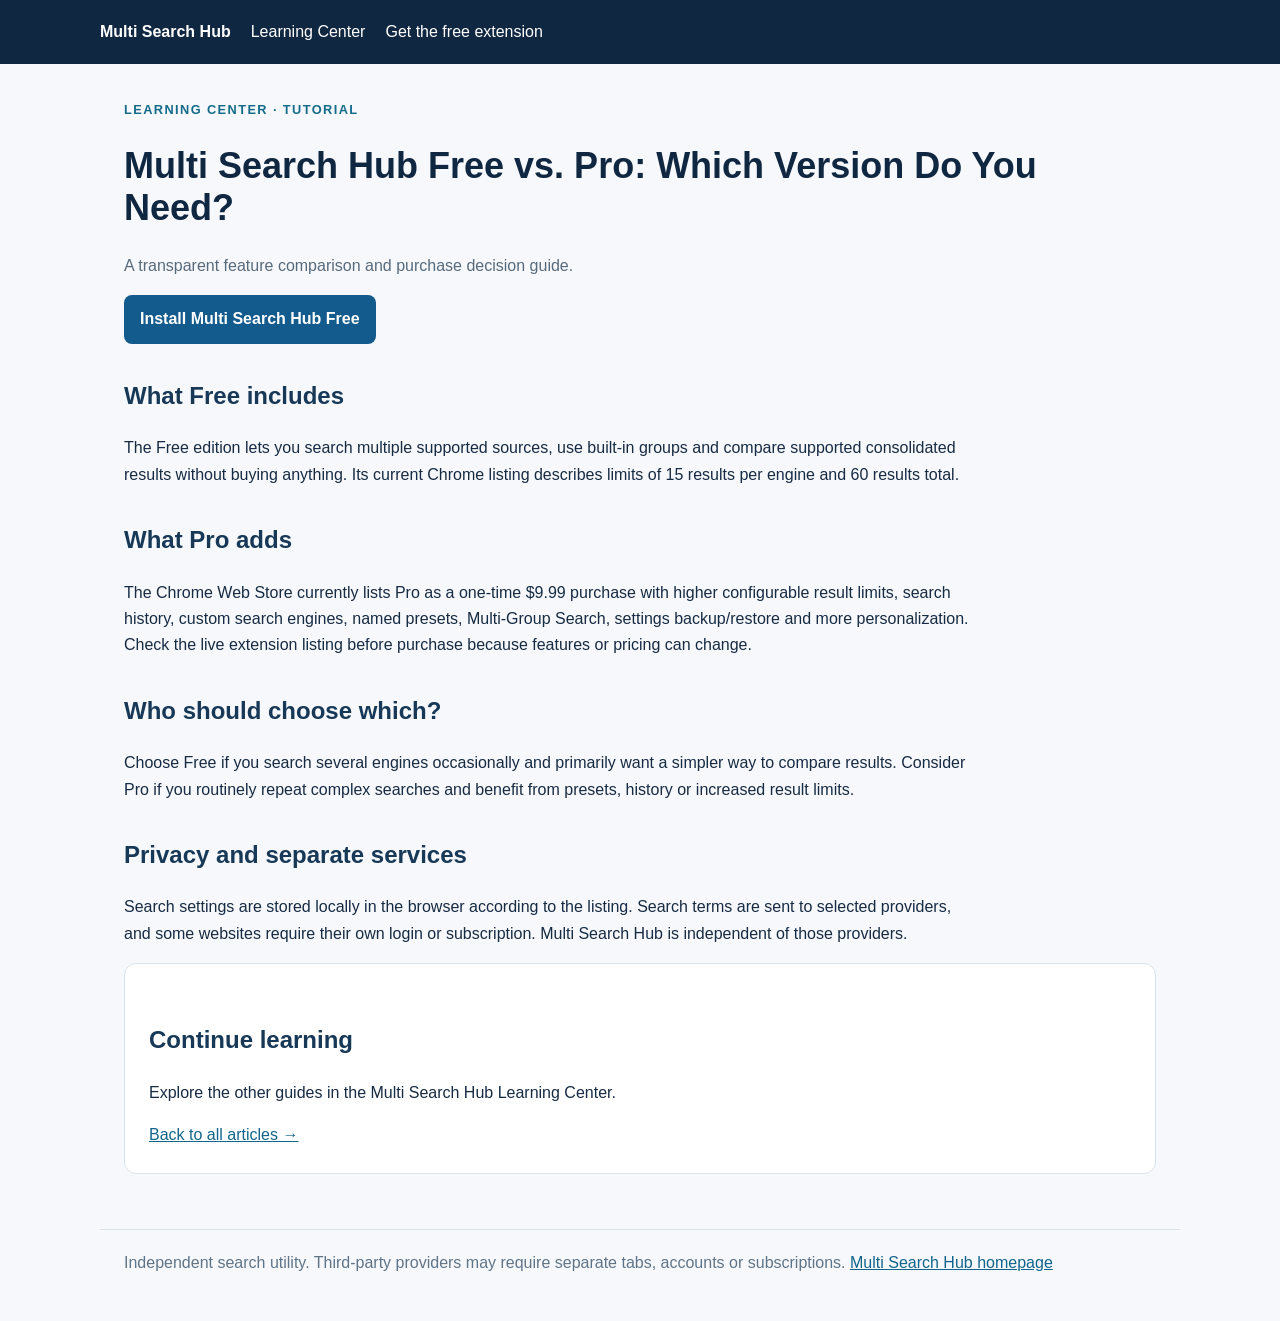
<file: learning-center/free-vs-pro.html>
<!doctype html><html lang="en"><head><meta charset="utf-8"><meta name="viewport" content="width=device-width,initial-scale=1"><meta name="description" content="Multi Search Hub Free vs. Pro: Which Version Do You Need?"><title>Multi Search Hub Free vs. Pro: Which Version Do You Need? | Multi Search Hub</title><link rel="stylesheet" href="./style.css"></head><body><header><nav aria-label="Main"><a href="https://multi-search-hub.github.io/"><b>Multi Search Hub</b></a><a href="index.html">Learning Center</a><a href="https://chromewebstore.google.com/detail/multi-search-hub/honbeojnjfjejaelppkendgodkhobhaa">Get the free extension</a></nav></header><main><div class="eyebrow">Learning Center · Tutorial</div><h1>Multi Search Hub Free vs. Pro: Which Version Do You Need?</h1><p class="muted">A transparent feature comparison and purchase decision guide.</p><p><a class="button" href="https://chromewebstore.google.com/detail/multi-search-hub/honbeojnjfjejaelppkendgodkhobhaa">Install Multi Search Hub Free</a></p><section><h2>What Free includes</h2><p>The Free edition lets you search multiple supported sources, use built-in groups and compare supported consolidated results without buying anything. Its current Chrome listing describes limits of 15 results per engine and 60 results total.</p></section><section><h2>What Pro adds</h2><p>The Chrome Web Store currently lists Pro as a one-time $9.99 purchase with higher configurable result limits, search history, custom search engines, named presets, Multi-Group Search, settings backup/restore and more personalization. Check the live extension listing before purchase because features or pricing can change.</p></section><section><h2>Who should choose which?</h2><p>Choose Free if you search several engines occasionally and primarily want a simpler way to compare results. Consider Pro if you routinely repeat complex searches and benefit from presets, history or increased result limits.</p></section><section><h2>Privacy and separate services</h2><p>Search settings are stored locally in the browser according to the listing. Search terms are sent to selected providers, and some websites require their own login or subscription. Multi Search Hub is independent of those providers.</p></section><div class="panel"><h2>Continue learning</h2><p>Explore the other guides in the Multi Search Hub Learning Center.</p><a href="index.html">Back to all articles →</a></div></main><footer>Independent search utility. Third-party providers may require separate tabs, accounts or subscriptions. <a href="https://multi-search-hub.github.io/">Multi Search Hub homepage</a></footer></body></html>
</file>
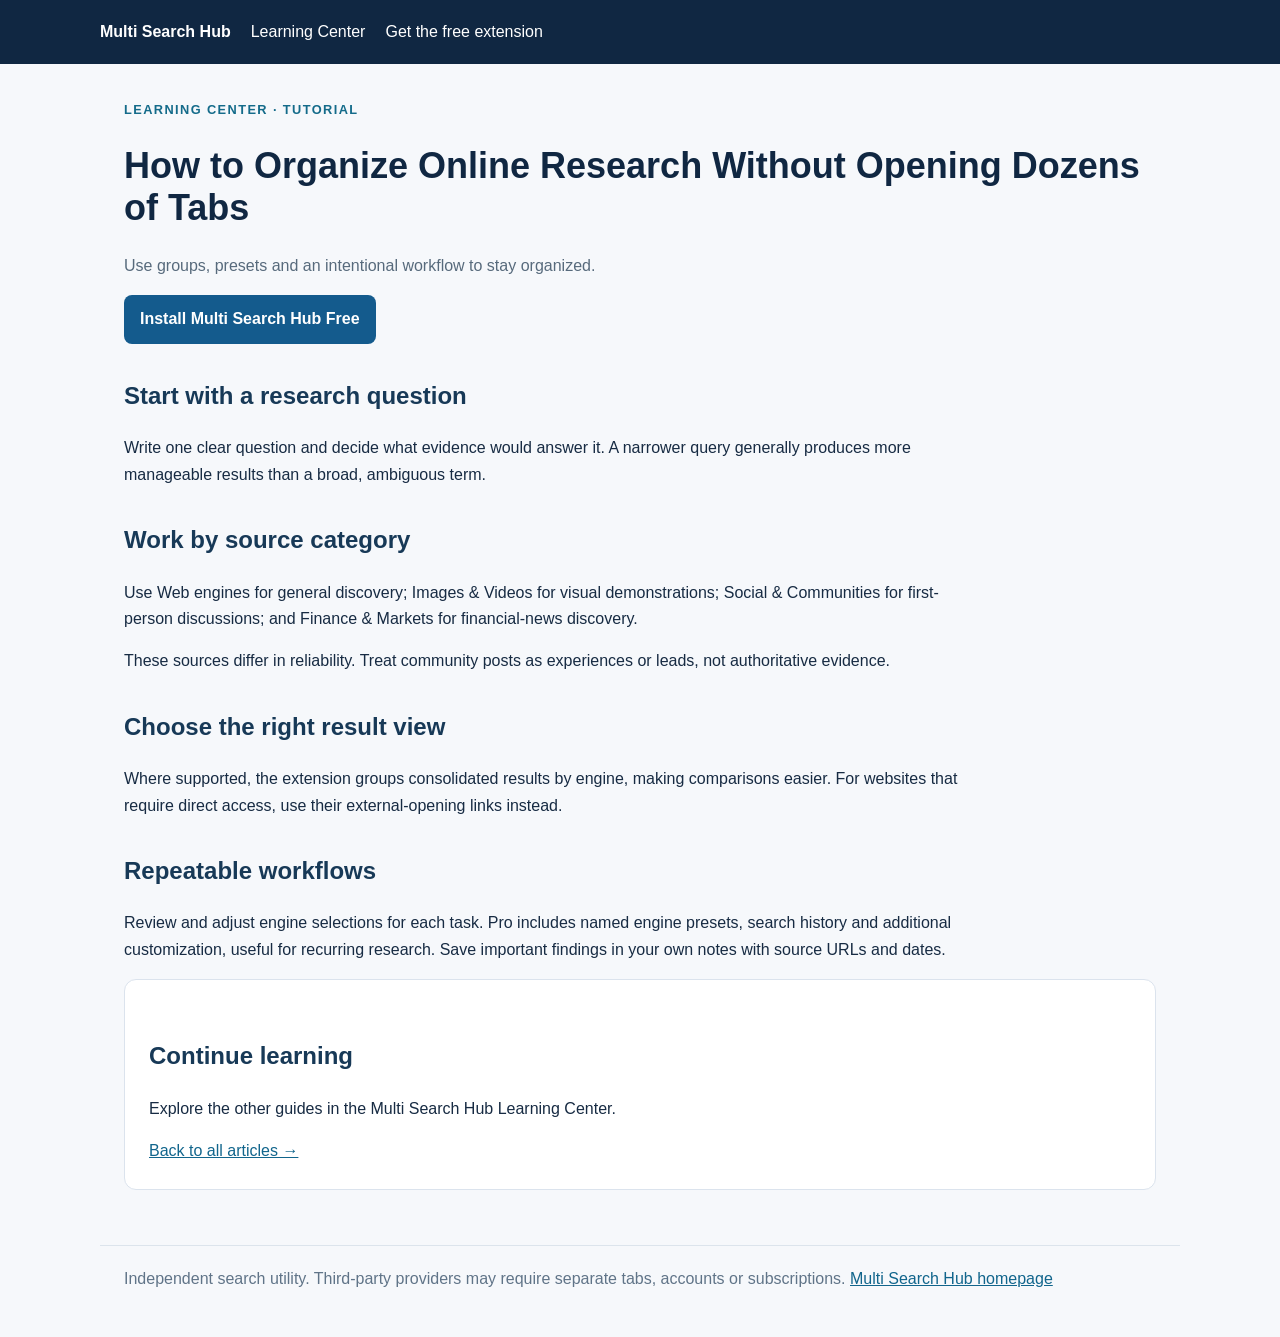
<file: learning-center/organize-research-tabs.html>
<!doctype html><html lang="en"><head><meta charset="utf-8"><meta name="viewport" content="width=device-width,initial-scale=1"><meta name="description" content="How to Organize Online Research Without Opening Dozens of Tabs"><title>How to Organize Online Research Without Opening Dozens of Tabs | Multi Search Hub</title><link rel="stylesheet" href="./style.css"></head><body><header><nav aria-label="Main"><a href="https://multi-search-hub.github.io/"><b>Multi Search Hub</b></a><a href="index.html">Learning Center</a><a href="https://chromewebstore.google.com/detail/multi-search-hub/honbeojnjfjejaelppkendgodkhobhaa">Get the free extension</a></nav></header><main><div class="eyebrow">Learning Center · Tutorial</div><h1>How to Organize Online Research Without Opening Dozens of Tabs</h1><p class="muted">Use groups, presets and an intentional workflow to stay organized.</p><p><a class="button" href="https://chromewebstore.google.com/detail/multi-search-hub/honbeojnjfjejaelppkendgodkhobhaa">Install Multi Search Hub Free</a></p><section><h2>Start with a research question</h2><p>Write one clear question and decide what evidence would answer it. A narrower query generally produces more manageable results than a broad, ambiguous term.</p></section><section><h2>Work by source category</h2><p>Use Web engines for general discovery; Images &amp; Videos for visual demonstrations; Social &amp; Communities for first-person discussions; and Finance &amp; Markets for financial-news discovery.</p><p>These sources differ in reliability. Treat community posts as experiences or leads, not authoritative evidence.</p></section><section><h2>Choose the right result view</h2><p>Where supported, the extension groups consolidated results by engine, making comparisons easier. For websites that require direct access, use their external-opening links instead.</p></section><section><h2>Repeatable workflows</h2><p>Review and adjust engine selections for each task. Pro includes named engine presets, search history and additional customization, useful for recurring research. Save important findings in your own notes with source URLs and dates.</p></section><div class="panel"><h2>Continue learning</h2><p>Explore the other guides in the Multi Search Hub Learning Center.</p><a href="index.html">Back to all articles →</a></div></main><footer>Independent search utility. Third-party providers may require separate tabs, accounts or subscriptions. <a href="https://multi-search-hub.github.io/">Multi Search Hub homepage</a></footer></body></html>
</file>
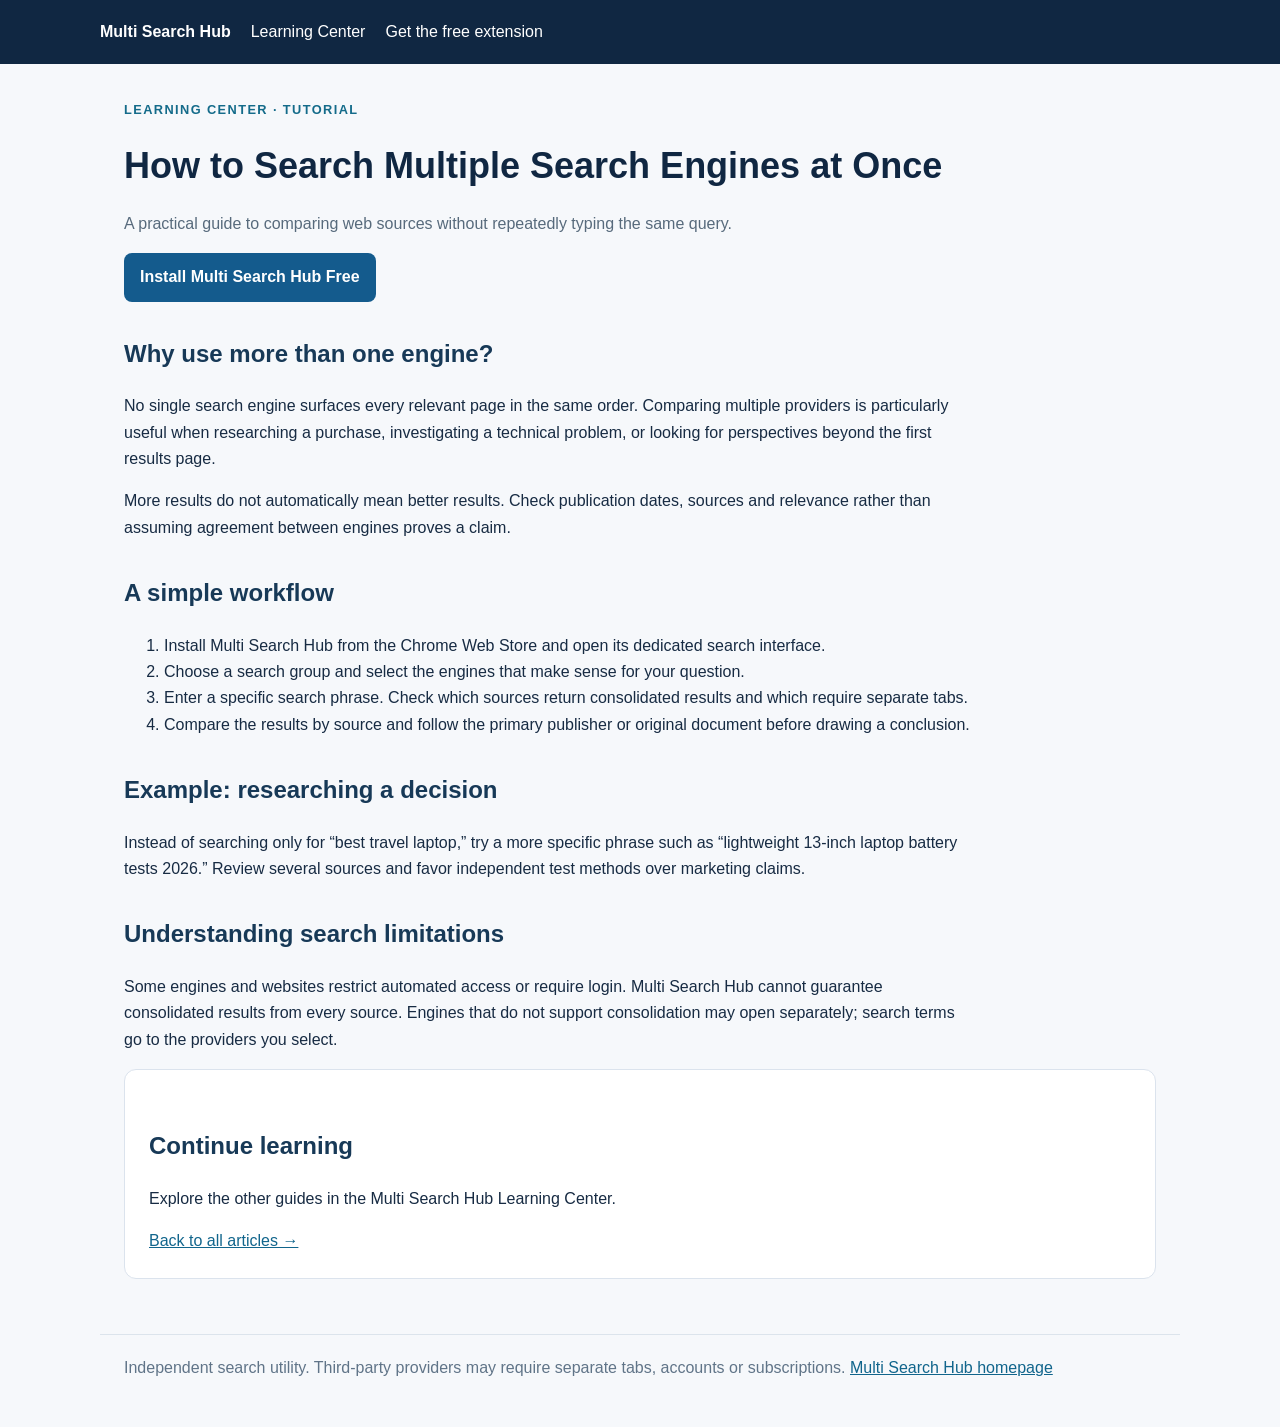
<file: learning-center/search-multiple-engines.html>
<!doctype html><html lang="en"><head><meta charset="utf-8"><meta name="viewport" content="width=device-width,initial-scale=1"><meta name="description" content="How to Search Multiple Search Engines at Once"><title>How to Search Multiple Search Engines at Once | Multi Search Hub</title><link rel="stylesheet" href="./style.css"></head><body><header><nav aria-label="Main"><a href="https://multi-search-hub.github.io/"><b>Multi Search Hub</b></a><a href="index.html">Learning Center</a><a href="https://chromewebstore.google.com/detail/multi-search-hub/honbeojnjfjejaelppkendgodkhobhaa">Get the free extension</a></nav></header><main><div class="eyebrow">Learning Center · Tutorial</div><h1>How to Search Multiple Search Engines at Once</h1><p class="muted">A practical guide to comparing web sources without repeatedly typing the same query.</p><p><a class="button" href="https://chromewebstore.google.com/detail/multi-search-hub/honbeojnjfjejaelppkendgodkhobhaa">Install Multi Search Hub Free</a></p><section><h2>Why use more than one engine?</h2><p>No single search engine surfaces every relevant page in the same order. Comparing multiple providers is particularly useful when researching a purchase, investigating a technical problem, or looking for perspectives beyond the first results page.</p><p>More results do not automatically mean better results. Check publication dates, sources and relevance rather than assuming agreement between engines proves a claim.</p></section><section><h2>A simple workflow</h2><ol><li>Install Multi Search Hub from the Chrome Web Store and open its dedicated search interface.</li><li>Choose a search group and select the engines that make sense for your question.</li><li>Enter a specific search phrase. Check which sources return consolidated results and which require separate tabs.</li><li>Compare the results by source and follow the primary publisher or original document before drawing a conclusion.</li></ol></section><section><h2>Example: researching a decision</h2><p>Instead of searching only for “best travel laptop,” try a more specific phrase such as “lightweight 13-inch laptop battery tests 2026.” Review several sources and favor independent test methods over marketing claims.</p></section><section><h2>Understanding search limitations</h2><p>Some engines and websites restrict automated access or require login. Multi Search Hub cannot guarantee consolidated results from every source. Engines that do not support consolidation may open separately; search terms go to the providers you select.</p></section><div class="panel"><h2>Continue learning</h2><p>Explore the other guides in the Multi Search Hub Learning Center.</p><a href="index.html">Back to all articles →</a></div></main><footer>Independent search utility. Third-party providers may require separate tabs, accounts or subscriptions. <a href="https://multi-search-hub.github.io/">Multi Search Hub homepage</a></footer></body></html>
</file>
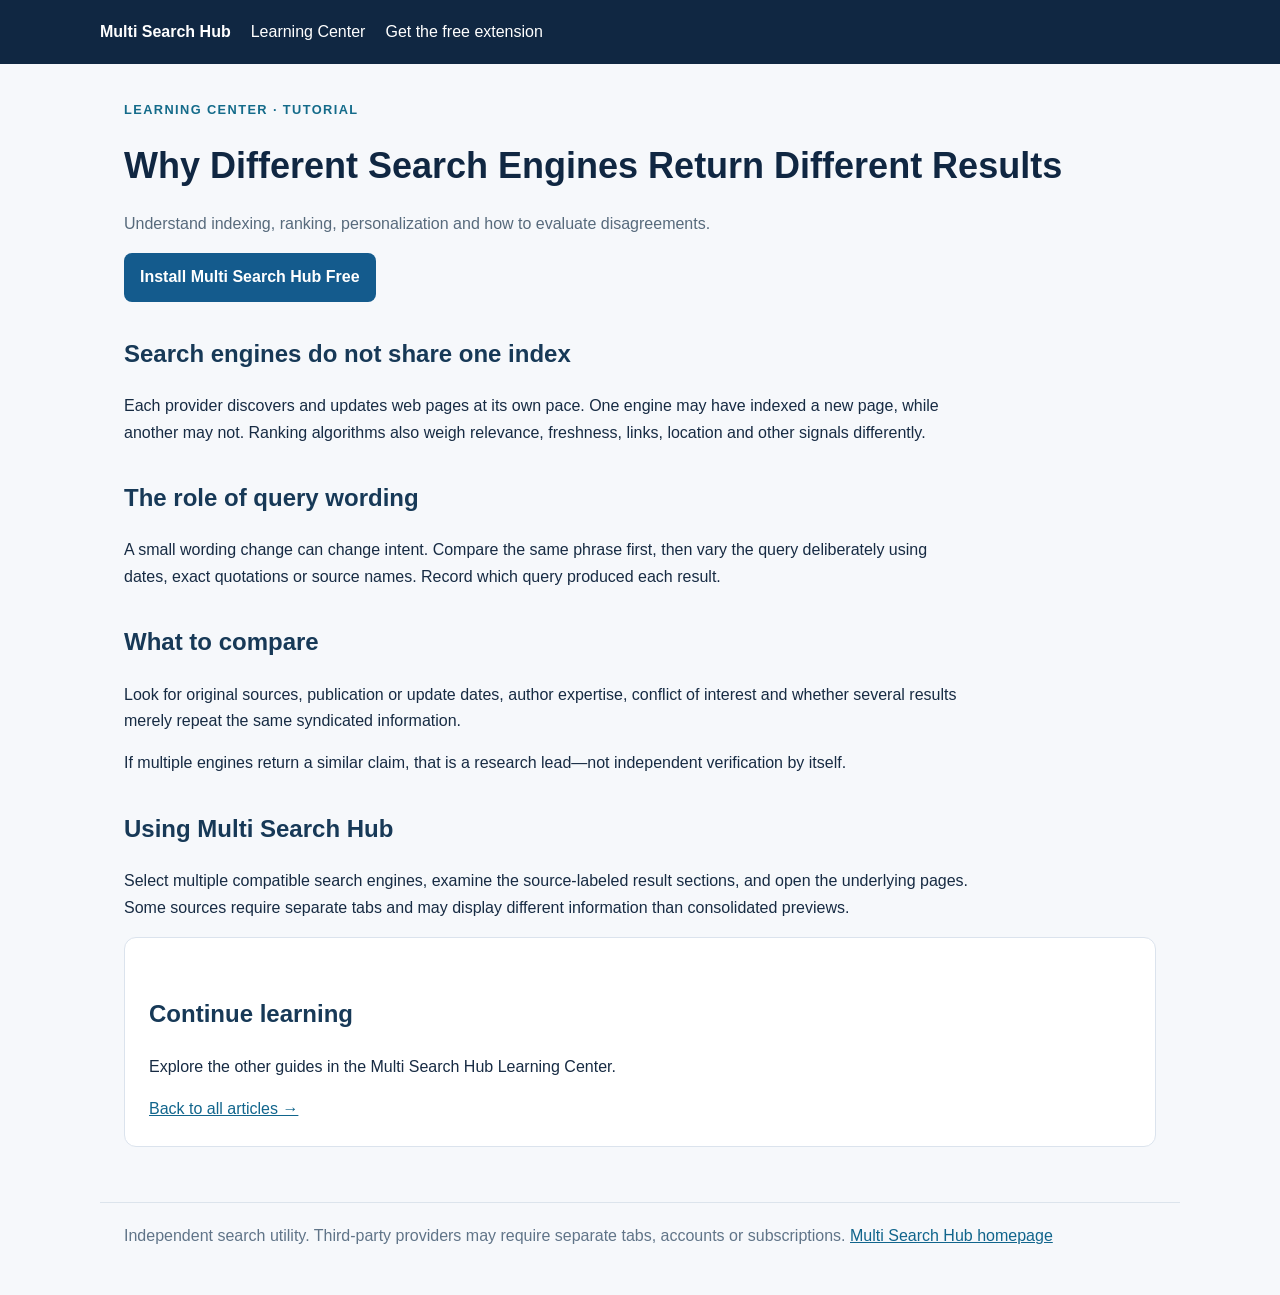
<file: learning-center/why-search-results-differ.html>
<!doctype html><html lang="en"><head><meta charset="utf-8"><meta name="viewport" content="width=device-width,initial-scale=1"><meta name="description" content="Why Different Search Engines Return Different Results"><title>Why Different Search Engines Return Different Results | Multi Search Hub</title><link rel="stylesheet" href="./style.css"></head><body><header><nav aria-label="Main"><a href="https://multi-search-hub.github.io/"><b>Multi Search Hub</b></a><a href="index.html">Learning Center</a><a href="https://chromewebstore.google.com/detail/multi-search-hub/honbeojnjfjejaelppkendgodkhobhaa">Get the free extension</a></nav></header><main><div class="eyebrow">Learning Center · Tutorial</div><h1>Why Different Search Engines Return Different Results</h1><p class="muted">Understand indexing, ranking, personalization and how to evaluate disagreements.</p><p><a class="button" href="https://chromewebstore.google.com/detail/multi-search-hub/honbeojnjfjejaelppkendgodkhobhaa">Install Multi Search Hub Free</a></p><section><h2>Search engines do not share one index</h2><p>Each provider discovers and updates web pages at its own pace. One engine may have indexed a new page, while another may not. Ranking algorithms also weigh relevance, freshness, links, location and other signals differently.</p></section><section><h2>The role of query wording</h2><p>A small wording change can change intent. Compare the same phrase first, then vary the query deliberately using dates, exact quotations or source names. Record which query produced each result.</p></section><section><h2>What to compare</h2><p>Look for original sources, publication or update dates, author expertise, conflict of interest and whether several results merely repeat the same syndicated information.</p><p>If multiple engines return a similar claim, that is a research lead—not independent verification by itself.</p></section><section><h2>Using Multi Search Hub</h2><p>Select multiple compatible search engines, examine the source-labeled result sections, and open the underlying pages. Some sources require separate tabs and may display different information than consolidated previews.</p></section><div class="panel"><h2>Continue learning</h2><p>Explore the other guides in the Multi Search Hub Learning Center.</p><a href="index.html">Back to all articles →</a></div></main><footer>Independent search utility. Third-party providers may require separate tabs, accounts or subscriptions. <a href="https://multi-search-hub.github.io/">Multi Search Hub homepage</a></footer></body></html>
</file>
<file: learning-center/style.css>
*{box-sizing:border-box}body{margin:0;background:#f6f8fb;color:#172b43;font-family:"Segoe UI",Arial,sans-serif;font-size:16px;line-height:1.65}header{background:#102742;color:white;padding:19px max(24px,calc((100vw - 1080px)/2))}header a{color:#fff;text-decoration:none;margin-right:20px}main{max-width:1080px;margin:35px auto;padding:0 24px}h1{font-size:2.25rem;line-height:1.17;color:#102742}h2{color:#173957;margin-top:32px}h3{color:#173957}p,li{max-width:850px}.muted{color:#576a7c}.eyebrow{color:#146b8a;text-transform:uppercase;letter-spacing:1.4px;font-weight:700;font-size:.8rem}.panel,.tile{background:white;border:1px solid #dbe3ed;border-radius:12px;padding:24px;margin:16px 0}.grid{display:grid;grid-template-columns:repeat(auto-fit,minmax(235px,1fr));gap:16px}.button,button{background:#145b8d;color:white;border:0;border-radius:8px;padding:11px 16px;cursor:pointer;display:inline-block;text-decoration:none;font-family:inherit;font-weight:600}button.secondary,.button.secondary{background:#e6eef5;color:#123a58}button:hover,.button:hover{opacity:.9}.links a{color:#146b8a}footer{max-width:1080px;margin:55px auto 25px;padding:20px 24px;color:#607488;border-top:1px solid #dce4ec}a{color:#11658c}blockquote{background:#ecf5fa;border-left:4px solid #146b8a;padding:12px 18px;margin:20px 0}small{color:#6e8292}@media(max-width:600px){h1{font-size:1.85rem}header{padding:18px 24px}}
</file>
